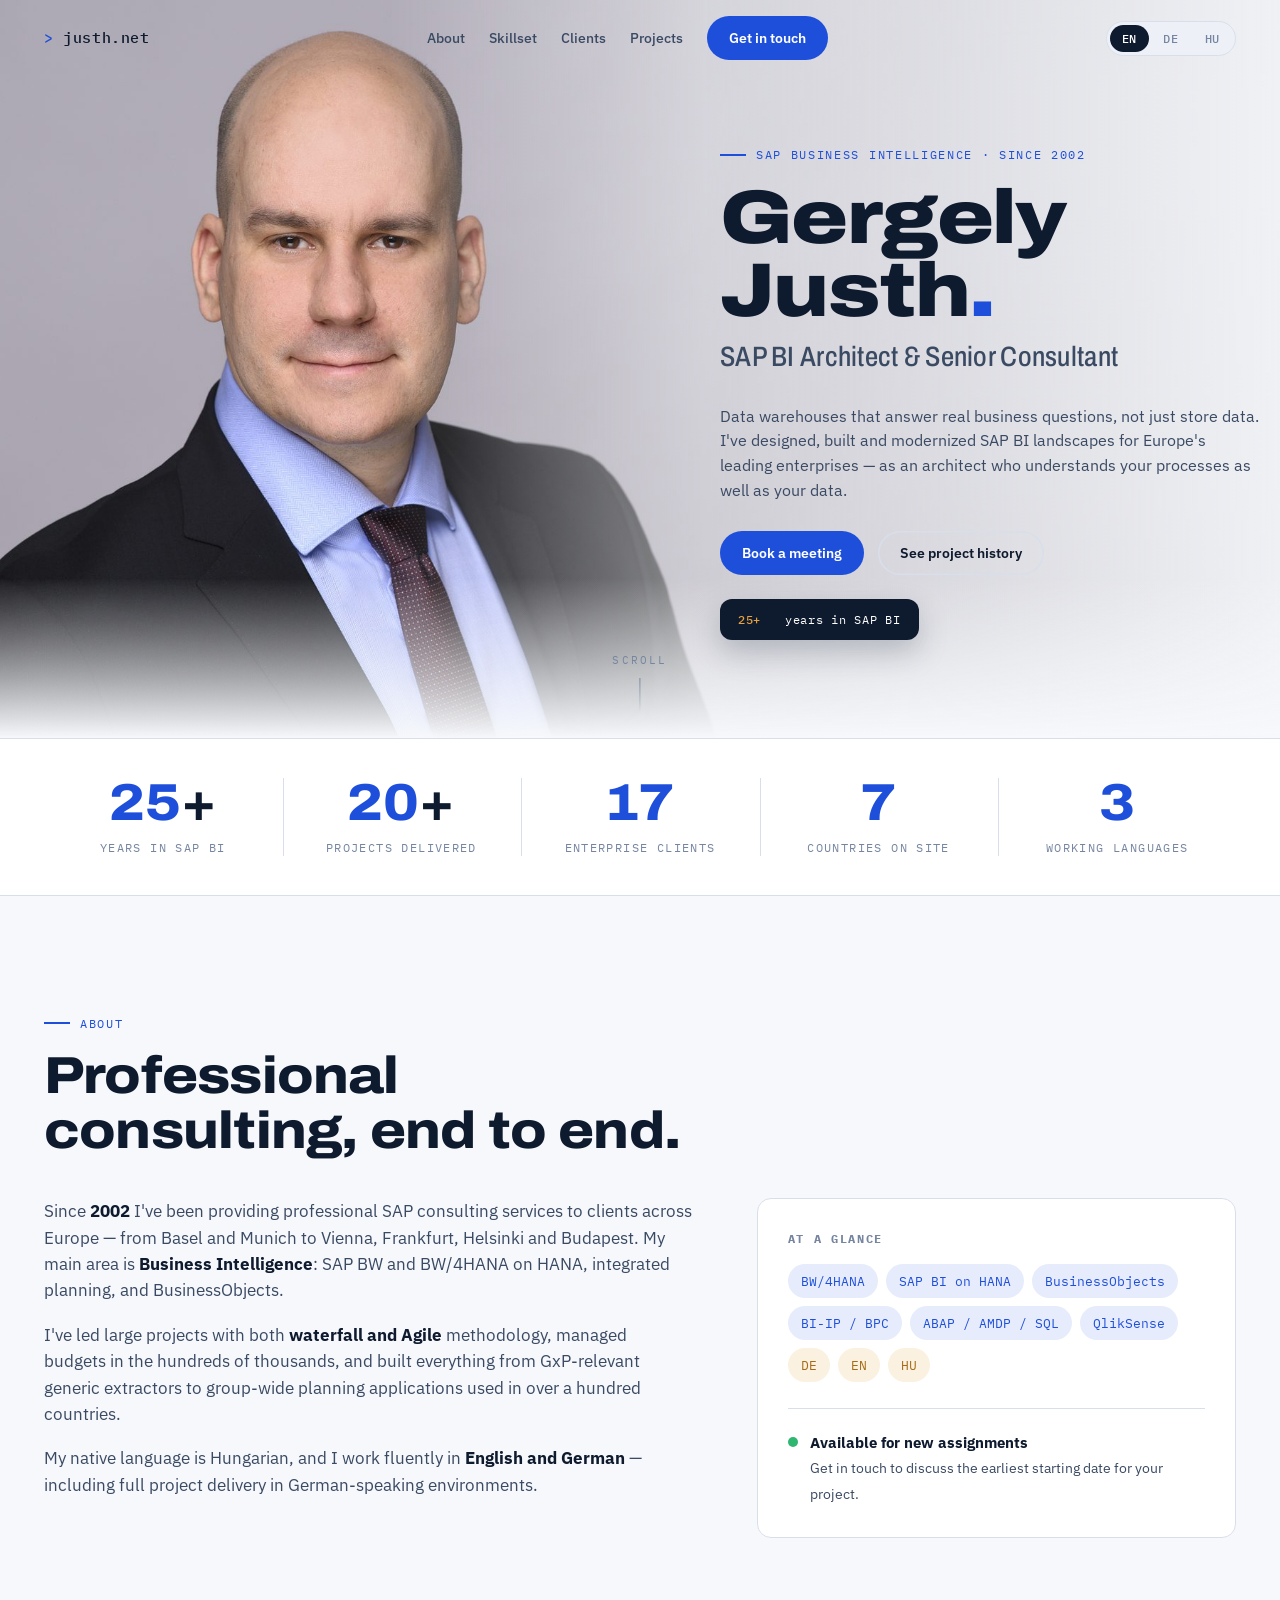
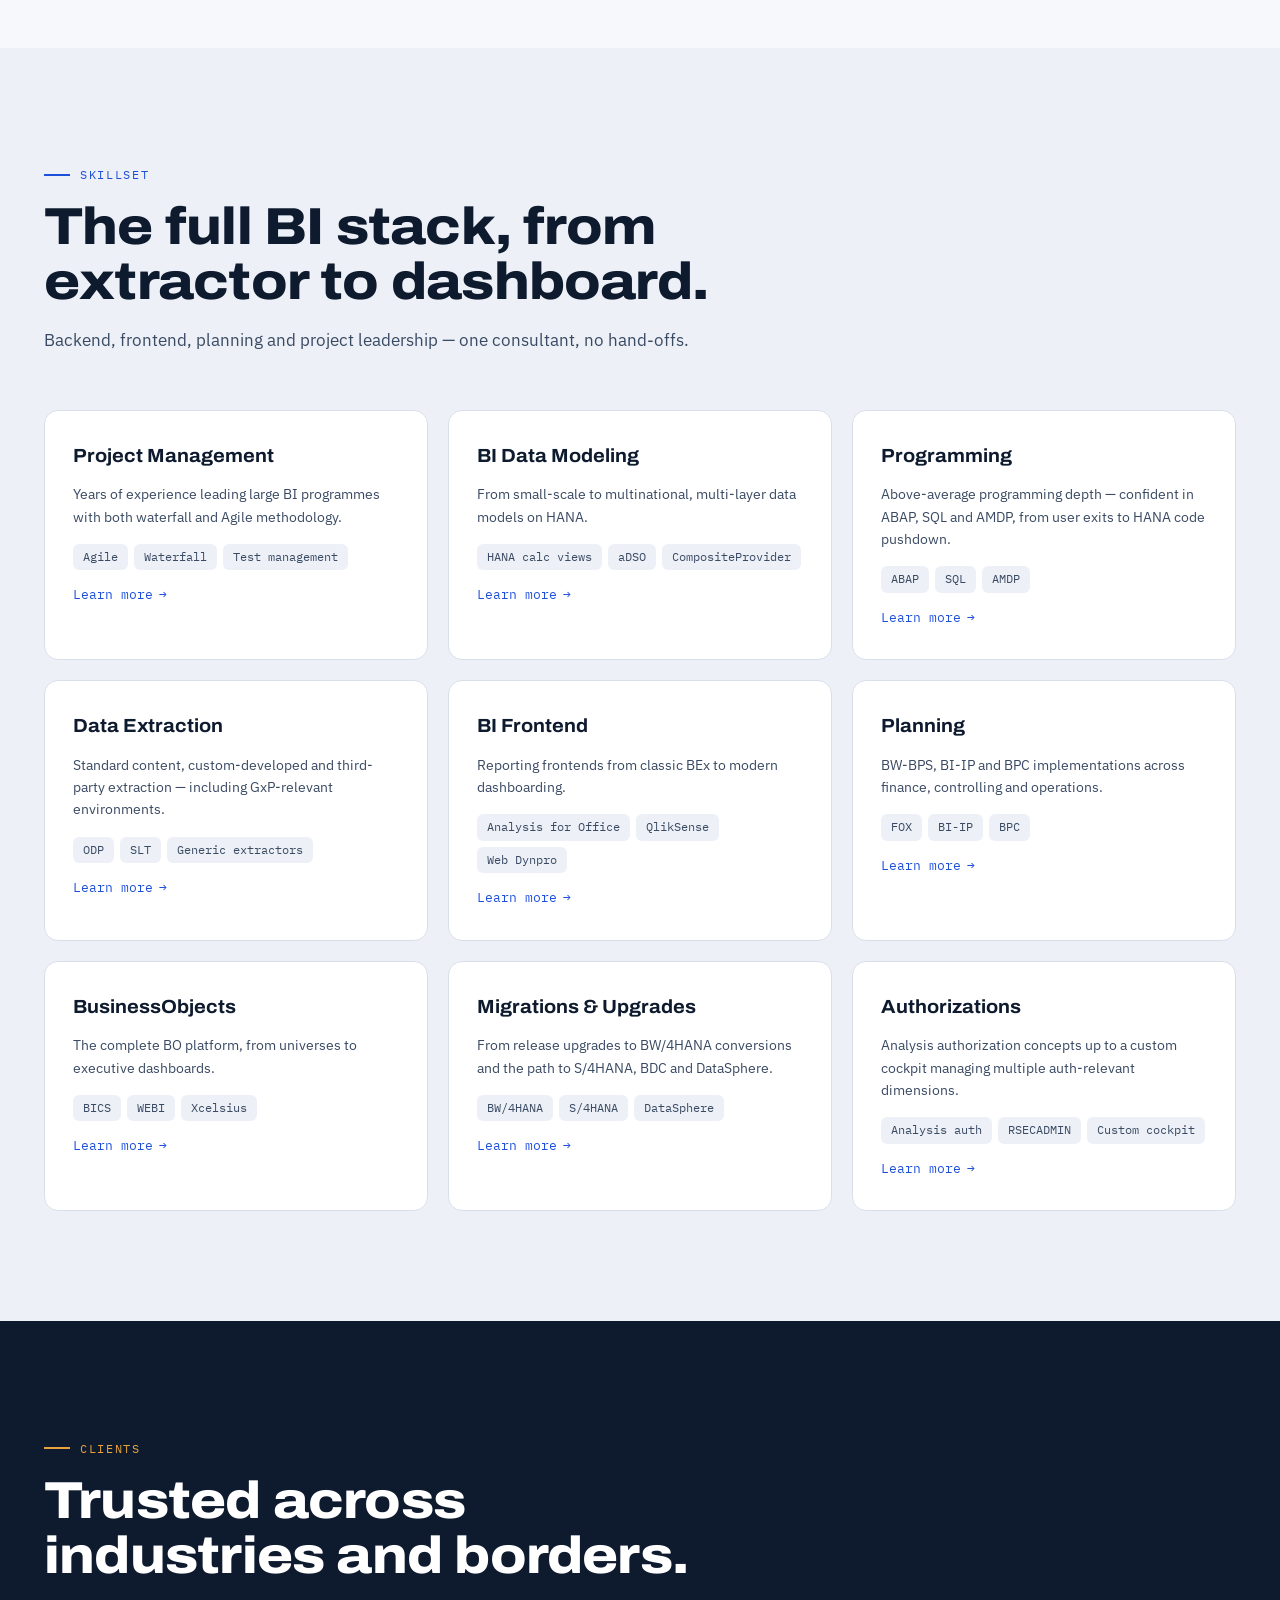
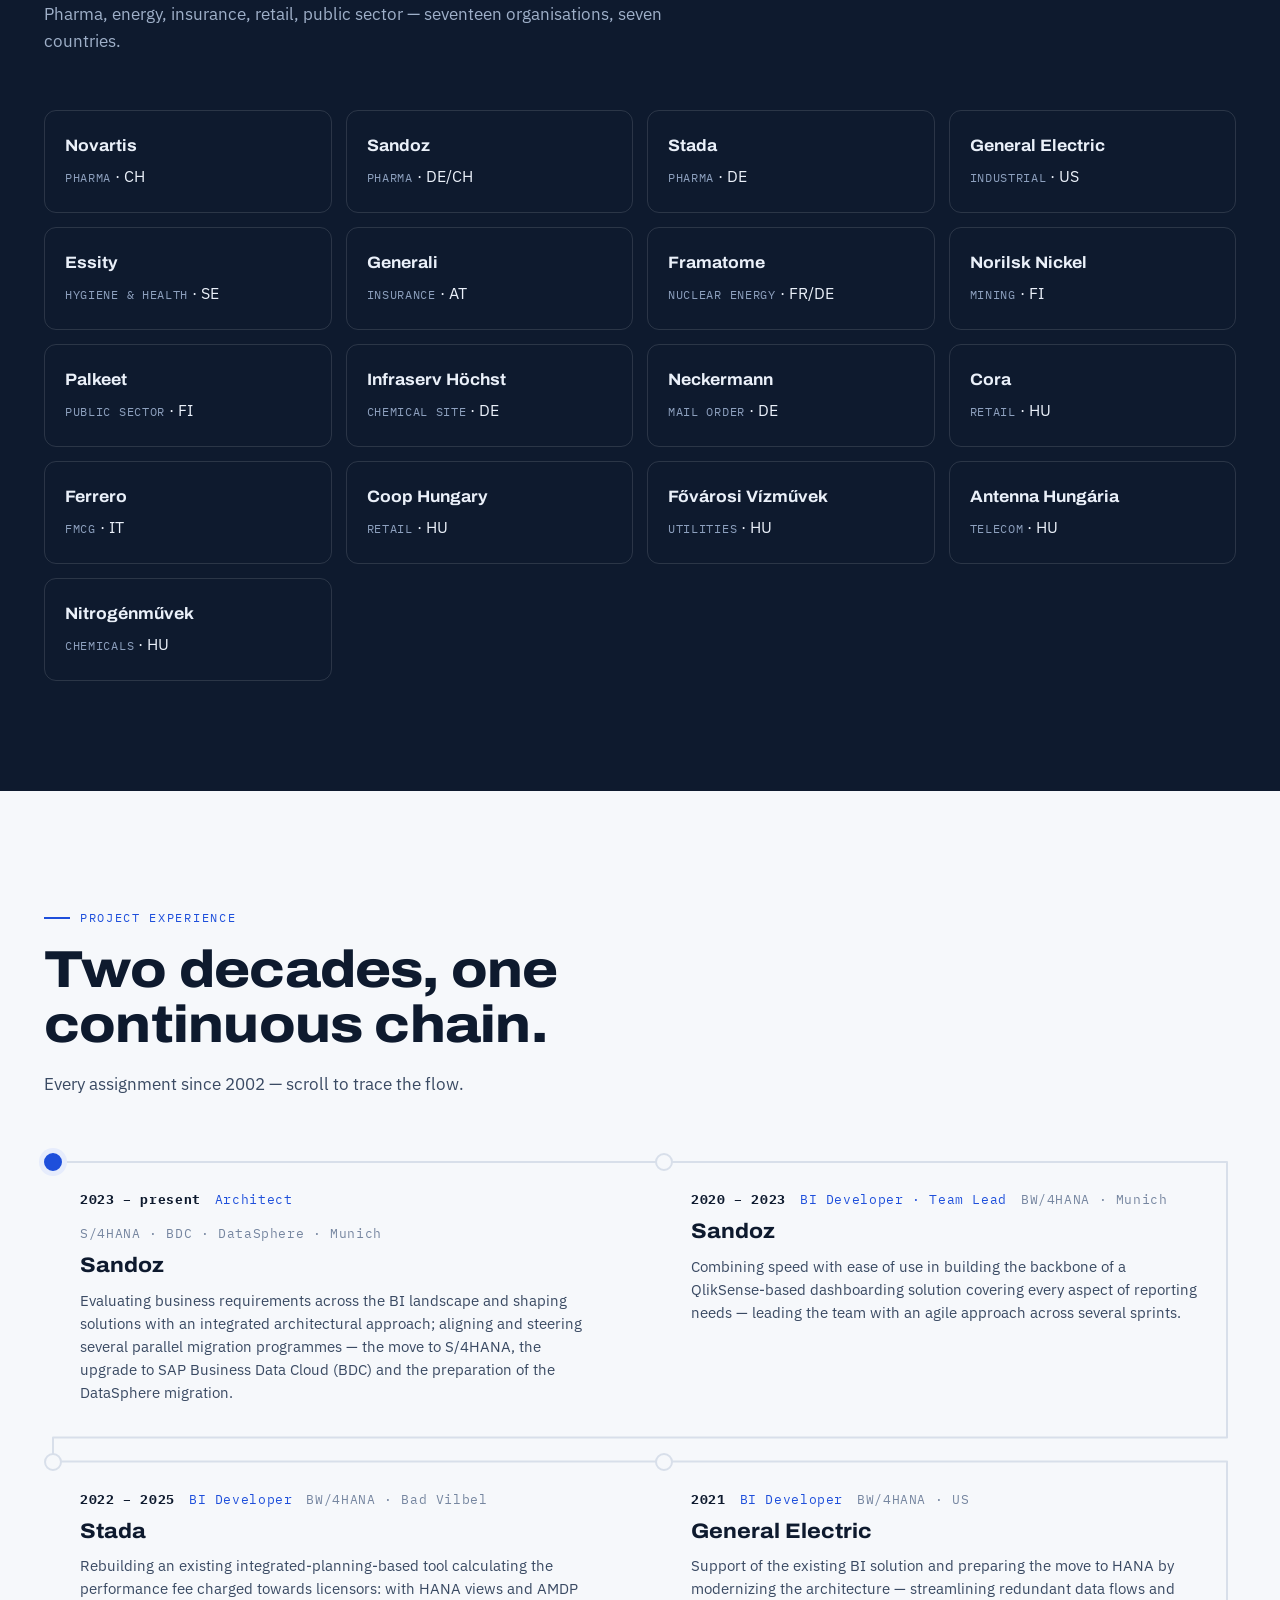
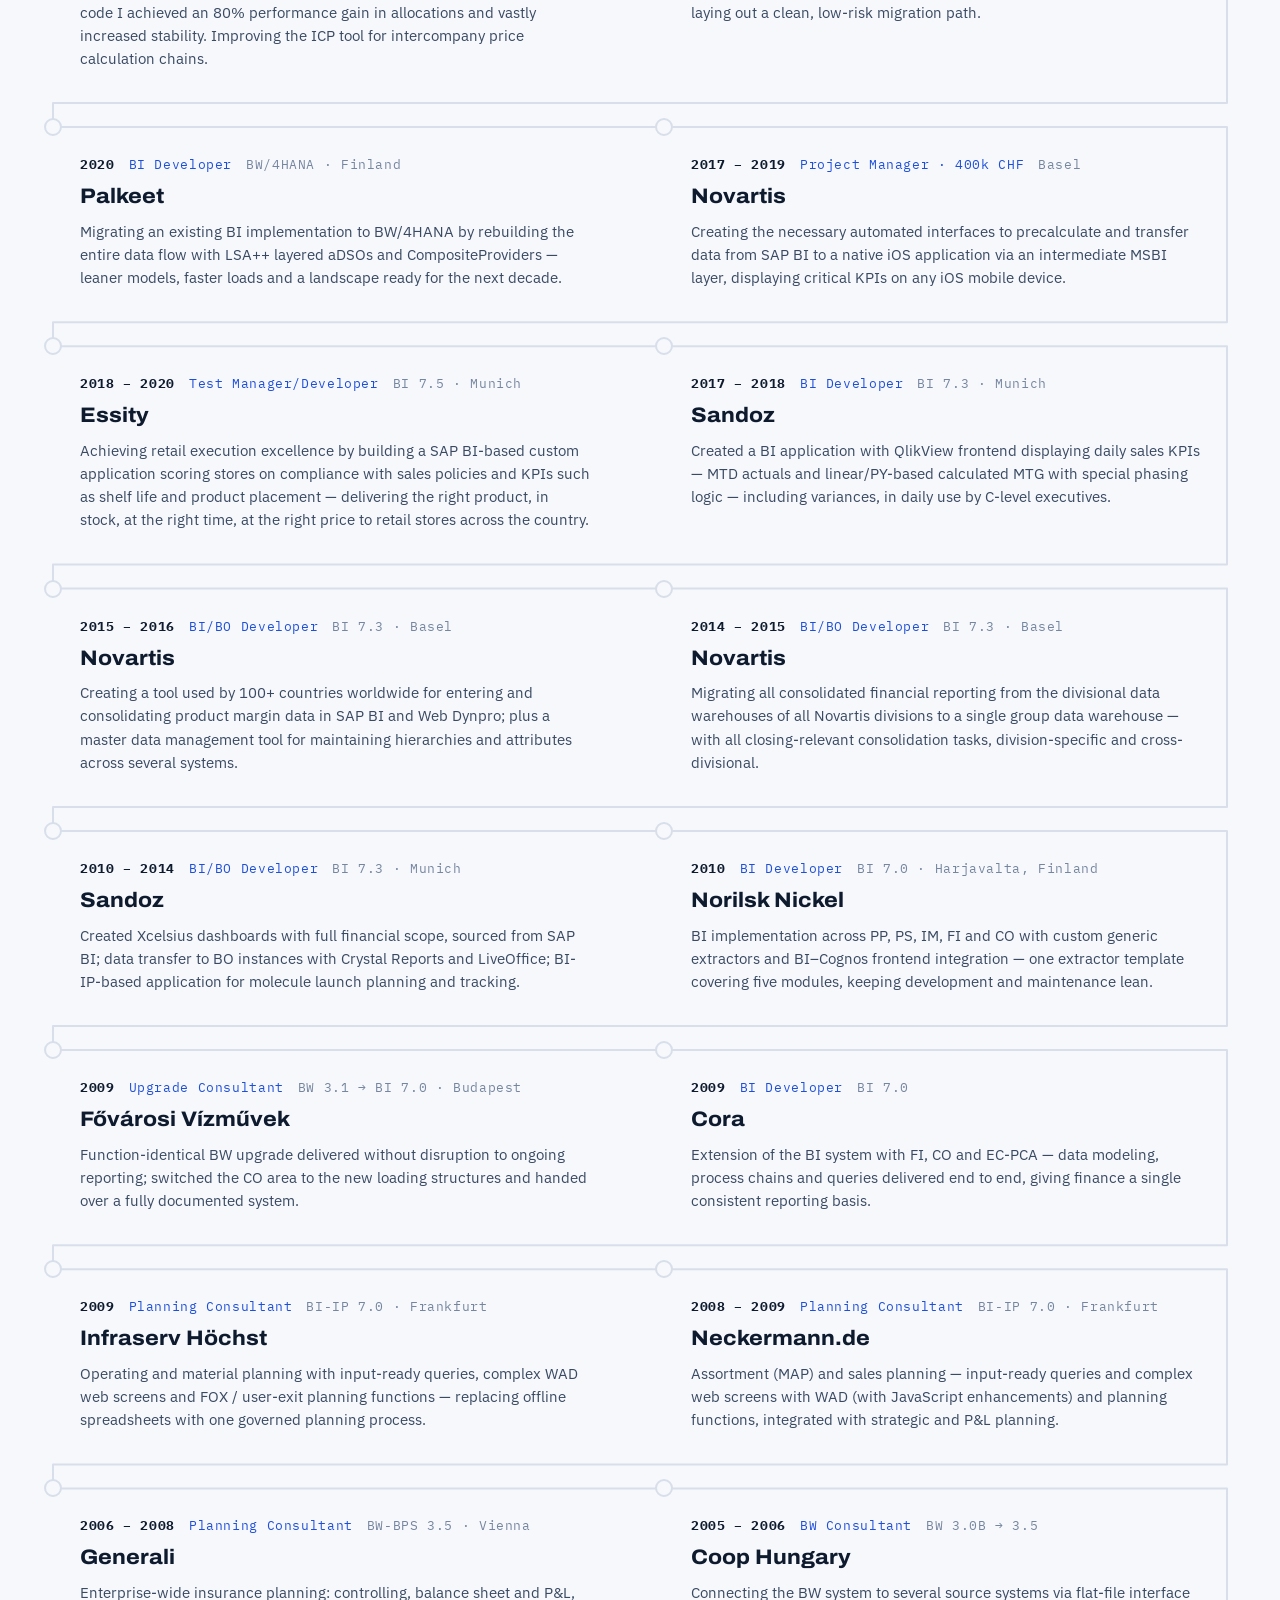
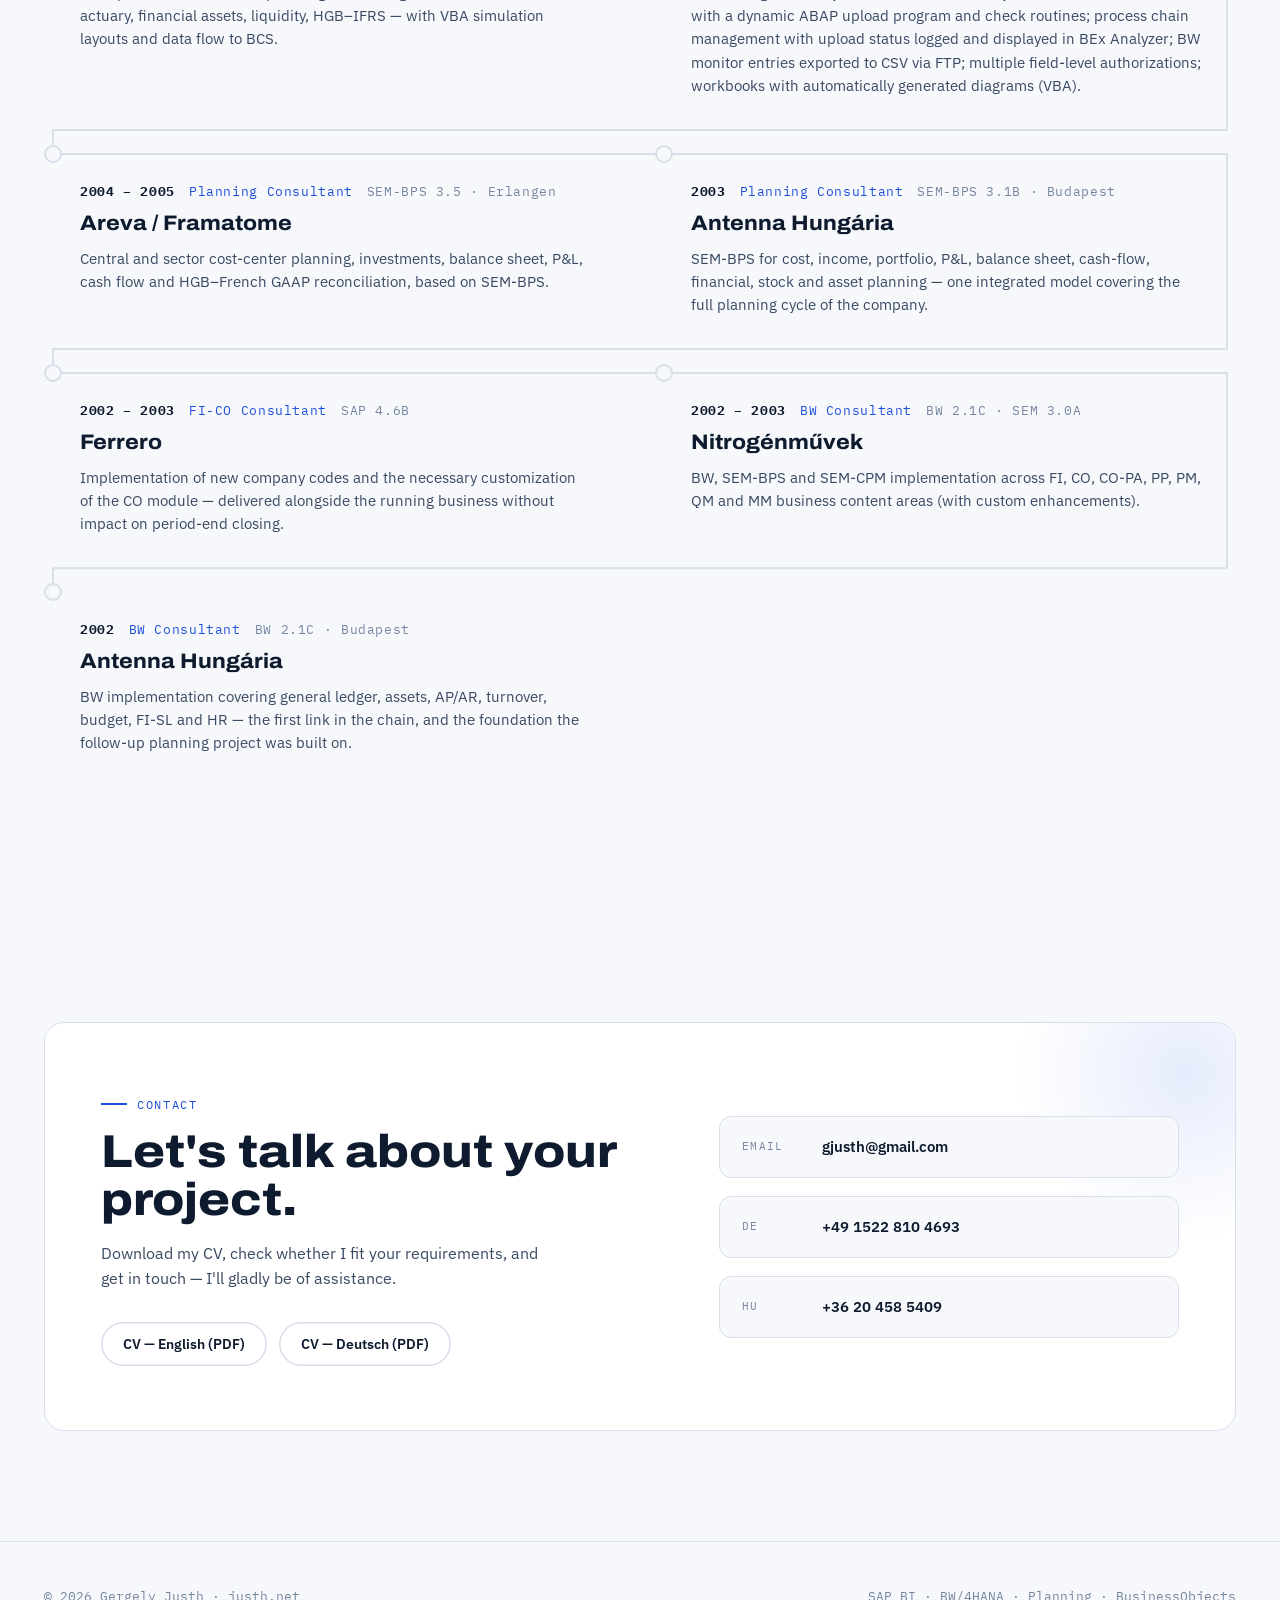
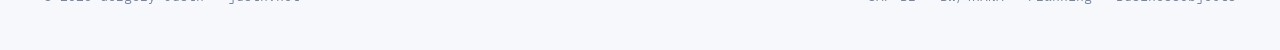
<file: index.html>
<!DOCTYPE html>
<html lang="en">
<head>
<meta charset="UTF-8">
<meta name="viewport" content="width=device-width, initial-scale=1">
<title>Gergely Justh — SAP BI Architect &amp; Senior Consultant</title>
<meta name="description" content="Gergely Justh — SAP BI Architect and Senior Consultant. 25 years of BW, BW/4HANA, planning and reporting expertise across Europe.">
<link rel="preconnect" href="https://fonts.googleapis.com">
<link rel="preconnect" href="https://fonts.gstatic.com" crossorigin>
<link href="https://fonts.googleapis.com/css2?family=Archivo:wdth,wght@62..125,400..900&family=IBM+Plex+Sans:wght@400;500;600&family=IBM+Plex+Mono:wght@400;500&display=swap" rel="stylesheet">
<link rel="stylesheet" href="assets/style.css">
</head>
<body>

<nav id="nav">
  <div class="wrap">
    <a class="logo" href="#top"><b>&gt;</b> justh.net</a>
    <div class="nav-links">
      <a href="#about" data-i18n="nav.about">About</a>
      <a href="#skills" data-i18n="nav.skills">Skillset</a>
      <a href="#clients" data-i18n="nav.clients">Clients</a>
      <a href="#projects" data-i18n="nav.projects">Projects</a>
      <a class="btn" href="mailto:gjusth@gmail.com" data-i18n="nav.cta">Get in touch</a>
    </div>
    <div class="lang-switch" role="group" aria-label="Language">
      <button class="lang-btn active" data-lang="en">EN</button>
      <button class="lang-btn" data-lang="de">DE</button>
      <button class="lang-btn" data-lang="hu">HU</button>
    </div>
  </div>
</nav>

<header class="hero" id="top">
  <img class="hero-bg" src="assets/hero.jpg" alt="Gergely Justh — SAP BI Architect">
  <div class="hero-overlay"></div>
  <div class="hero-fade"></div>
  <div class="wrap hero-inner">
    <div class="hero-text">
      <span class="eyebrow" data-i18n="hero.eyebrow">SAP Business Intelligence · since 2002</span>
      <h1>Gergely<br>Justh<span class="accent">.</span></h1>
      <div class="hero-role" data-i18n="hero.role">SAP BI Architect &amp; Senior Consultant</div>
      <p class="hero-lede" data-i18n="hero.lede">
        Data warehouses that answer real business questions, not just store data.
        I've designed, built and modernized SAP BI landscapes for Europe's leading
        enterprises — as an architect who understands your processes as well as your data.
      </p>
      <div class="hero-ctas">
        <a class="btn" href="mailto:gjusth@gmail.com" data-i18n="hero.cta1">Book a meeting</a>
        <a class="btn ghost" href="#projects" data-i18n="hero.cta2">See project history</a>
      </div>
      <div class="hero-badge"><b>25+</b>&nbsp;<span data-i18n="hero.badge">years in SAP BI</span></div>
    </div>
  </div>
  <div class="scroll-hint">SCROLL</div>
</header>

<div class="stats">
  <div class="wrap">
    <div class="stat reveal"><div class="num"><em data-count="25">0</em>+</div><div class="lbl" data-i18n="stat.years">Years in SAP BI</div></div>
    <div class="stat reveal d1"><div class="num"><em data-count="20">0</em>+</div><div class="lbl" data-i18n="stat.projects">Projects delivered</div></div>
    <div class="stat reveal d1"><div class="num"><em data-count="17">0</em></div><div class="lbl" data-i18n="stat.clients">Enterprise clients</div></div>
    <div class="stat reveal d2"><div class="num"><em data-count="7">0</em></div><div class="lbl" data-i18n="stat.countries">Countries on site</div></div>
    <div class="stat reveal d3"><div class="num"><em data-count="3">0</em></div><div class="lbl" data-i18n="stat.langs">Working languages</div></div>
  </div>
</div>

<section id="about">
  <div class="wrap">
    <div class="sec-head" style="margin-bottom:40px">
      <span class="eyebrow" data-i18n="about.eyebrow">About</span>
      <h2 data-i18n="about.h2">Professional consulting, end to end.</h2>
    </div>
    <div class="about-grid">
    <div class="about-text">
      <p class="reveal" data-i18n="about.p1">
        Since <strong>2002</strong> I've been providing professional SAP consulting services to clients
        across Europe — from Basel and Munich to Vienna, Frankfurt, Helsinki and Budapest.
        My main area is <strong>Business Intelligence</strong>: SAP BW and BW/4HANA on HANA,
        integrated planning, and BusinessObjects.
      </p>
      <p class="reveal d1" data-i18n="about.p2">
        I've led large projects with both <strong>waterfall and Agile</strong> methodology, managed
        budgets in the hundreds of thousands, and built everything from GxP-relevant generic
        extractors to group-wide planning applications used in over a hundred countries.
      </p>
      <p class="reveal d2" data-i18n="about.p3">
        My native language is Hungarian, and I work fluently in <strong>English and German</strong> —
        including full project delivery in German-speaking environments.
      </p>
    </div>
    <aside class="about-card reveal d1">
      <h3 data-i18n="about.glance">At a glance</h3>
      <div class="chips">
        <span class="chip">BW/4HANA</span><span class="chip">SAP BI on HANA</span>
        <span class="chip">BusinessObjects</span><span class="chip">BI-IP / BPC</span>
        <span class="chip">ABAP / AMDP / SQL</span><span class="chip">QlikSense</span>
        <span class="chip warm">DE</span><span class="chip warm">EN</span><span class="chip warm">HU</span>
      </div>
      <div class="avail">
        <div class="pulse"></div>
        <div>
          <b data-i18n="avail.title">Available for new assignments</b>
          <span data-i18n="avail.sub">Get in touch to discuss the earliest starting date for your project.</span>
        </div>
      </div>
    </aside>
    </div>
  </div>
</section>

<section id="skills">
  <div class="wrap">
    <div class="sec-head">
      <span class="eyebrow" data-i18n="skills.eyebrow">Skillset</span>
      <h2 data-i18n="skills.h2">The full BI stack, from extractor to dashboard.</h2>
      <p data-i18n="skills.sub">Backend, frontend, planning and project leadership — one consultant, no hand-offs.</p>
    </div>
    <div class="skill-grid">
      <a class="skill reveal" href="skill-pm.html">
        <h3 data-i18n="skill.pm.t">Project Management</h3>
        <p data-i18n="skill.pm.d">Years of experience leading large BI programmes with both waterfall and Agile methodology.</p>
        <div class="tags"><span>Agile</span><span>Waterfall</span><span>Test management</span></div>
        <span class="more" data-i18n="skill.more">Learn more</span>
      </a>
      <a class="skill reveal d1" href="skill-data-modeling.html">
        <h3 data-i18n="skill.dm.t">BI Data Modeling</h3>
        <p data-i18n="skill.dm.d">From small-scale to multinational, multi-layer data models on HANA.</p>
        <div class="tags"><span>HANA calc views</span><span>aDSO</span><span>CompositeProvider</span></div>
        <span class="more" data-i18n="skill.more">Learn more</span>
      </a>
      <a class="skill reveal d2" href="skill-programming.html">
        <h3 data-i18n="skill.prog.t">Programming</h3>
        <p data-i18n="skill.prog.d">Above-average programming depth — confident in ABAP, SQL and AMDP, from user exits to HANA code pushdown.</p>
        <div class="tags"><span>ABAP</span><span>SQL</span><span>AMDP</span></div>
        <span class="more" data-i18n="skill.more">Learn more</span>
      </a>
      <a class="skill reveal" href="skill-extraction.html">
        <h3 data-i18n="skill.ex.t">Data Extraction</h3>
        <p data-i18n="skill.ex.d">Standard content, custom-developed and third-party extraction — including GxP-relevant environments.</p>
        <div class="tags"><span>ODP</span><span>SLT</span><span>Generic extractors</span></div>
        <span class="more" data-i18n="skill.more">Learn more</span>
      </a>
      <a class="skill reveal" href="skill-frontend.html">
        <h3 data-i18n="skill.fe.t">BI Frontend</h3>
        <p data-i18n="skill.fe.d">Reporting frontends from classic BEx to modern dashboarding.</p>
        <div class="tags"><span>Analysis for Office</span><span>QlikSense</span><span>Web Dynpro</span></div>
        <span class="more" data-i18n="skill.more">Learn more</span>
      </a>
      <a class="skill reveal d1" href="skill-planning.html">
        <h3 data-i18n="skill.pl.t">Planning</h3>
        <p data-i18n="skill.pl.d">BW-BPS, BI-IP and BPC implementations across finance, controlling and operations.</p>
        <div class="tags"><span>FOX</span><span>BI-IP</span><span>BPC</span></div>
        <span class="more" data-i18n="skill.more">Learn more</span>
      </a>
      <a class="skill reveal d2" href="skill-bo.html">
        <h3 data-i18n="skill.bo.t">BusinessObjects</h3>
        <p data-i18n="skill.bo.d">The complete BO platform, from universes to executive dashboards.</p>
        <div class="tags"><span>BICS</span><span>WEBI</span><span>Xcelsius</span></div>
        <span class="more" data-i18n="skill.more">Learn more</span>
      </a>
      <a class="skill reveal" href="skill-migrations.html">
        <h3 data-i18n="skill.mig.t">Migrations &amp; Upgrades</h3>
        <p data-i18n="skill.mig.d">From release upgrades to BW/4HANA conversions and the path to S/4HANA, BDC and DataSphere.</p>
        <div class="tags"><span>BW/4HANA</span><span>S/4HANA</span><span>DataSphere</span></div>
        <span class="more" data-i18n="skill.more">Learn more</span>
      </a>
      <a class="skill reveal d1" href="skill-authorizations.html">
        <h3 data-i18n="skill.auth.t">Authorizations</h3>
        <p data-i18n="skill.auth.d">Analysis authorization concepts up to a custom cockpit managing multiple auth-relevant dimensions.</p>
        <div class="tags"><span>Analysis auth</span><span>RSECADMIN</span><span>Custom cockpit</span></div>
        <span class="more" data-i18n="skill.more">Learn more</span>
      </a>
    </div>
  </div>
</section>

<section id="clients">
  <div class="wrap">
    <div class="sec-head">
      <span class="eyebrow" data-i18n="clients.eyebrow">Clients</span>
      <h2 style="color:#fff" data-i18n="clients.h2">Trusted across industries and borders.</h2>
      <p data-i18n="clients.sub">Pharma, energy, insurance, retail, public sector — seventeen organisations, seven countries.</p>
    </div>
    <div class="client-grid">
      <div class="client reveal"><b>Novartis</b><span data-i18n="c.pharma">Pharma</span> · CH</div>
      <div class="client reveal"><b>Sandoz</b><span data-i18n="c.pharma">Pharma</span> · DE/CH</div>
      <div class="client reveal"><b>Stada</b><span data-i18n="c.pharma">Pharma</span> · DE</div>
      <div class="client reveal"><b>General Electric</b><span data-i18n="c.industrial">Industrial</span> · US</div>
      <div class="client reveal d1"><b>Essity</b><span data-i18n="c.hygiene">Hygiene &amp; Health</span> · SE</div>
      <div class="client reveal d1"><b>Generali</b><span data-i18n="c.insurance">Insurance</span> · AT</div>
      <div class="client reveal d1"><b>Framatome</b><span data-i18n="c.nuclear">Nuclear energy</span> · FR/DE</div>
      <div class="client reveal d1"><b>Norilsk Nickel</b><span data-i18n="c.mining">Mining</span> · FI</div>
      <div class="client reveal d2"><b>Palkeet</b><span data-i18n="c.public">Public sector</span> · FI</div>
      <div class="client reveal d2"><b>Infraserv Höchst</b><span data-i18n="c.chemsite">Chemical site</span> · DE</div>
      <div class="client reveal d2"><b>Neckermann</b><span data-i18n="c.mailorder">Mail order</span> · DE</div>
      <div class="client reveal d2"><b>Cora</b><span data-i18n="c.retail">Retail</span> · HU</div>
      <div class="client reveal d3"><b>Ferrero</b><span data-i18n="c.fmcg">FMCG</span> · IT</div>
      <div class="client reveal d3"><b>Coop Hungary</b><span data-i18n="c.retail">Retail</span> · HU</div>
      <div class="client reveal d3"><b>Fővárosi Vízművek</b><span data-i18n="c.utilities">Utilities</span> · HU</div>
      <div class="client reveal d3"><b>Antenna Hungária</b><span data-i18n="c.telecom">Telecom</span> · HU</div>
      <div class="client reveal d3"><b>Nitrogénművek</b><span data-i18n="c.chemicals">Chemicals</span> · HU</div>
    </div>
  </div>
</section>

<section id="projects">
  <div class="wrap">
    <div class="sec-head">
      <span class="eyebrow" data-i18n="projects.eyebrow">Project experience</span>
      <h2 data-i18n="projects.h2">Two decades, one continuous chain.</h2>
      <p data-i18n="projects.sub">Every assignment since 2002 — scroll to trace the flow.</p>
    </div>
    <div class="timeline" id="timeline">
      <div class="tl-rail"></div>
      <div class="tl-rail-fill" id="railFill"></div>
      <div class="tl-item"><div class="tl-node"></div>
        <div class="tl-meta"><span data-i18n="p0.date">2023 – present</span><span class="role" data-i18n="role.architect">Architect</span><span>S/4HANA · BDC · DataSphere · Munich</span></div>
        <h3>Sandoz</h3><p data-i18n="p0">Evaluating business requirements across the BI landscape and shaping solutions with an integrated architectural approach; aligning and steering several parallel migration programmes — the move to S/4HANA, the upgrade to SAP Business Data Cloud (BDC) and the preparation of the DataSphere migration.</p>
      </div>
      <div class="tl-item"><div class="tl-node"></div>
        <div class="tl-meta"><span>2020 – 2023</span><span class="role" data-i18n="role.teamlead">BI Developer · Team Lead</span><span>BW/4HANA · Munich</span></div>
        <h3>Sandoz</h3><p data-i18n="p1">Combining speed with ease of use in building the backbone of a QlikSense-based dashboarding solution covering every aspect of reporting needs — leading the team with an agile approach across several sprints.</p>
      </div>
      <div class="tl-item"><div class="tl-node"></div>
        <div class="tl-meta"><span>2022 – 2025</span><span class="role" data-i18n="role.bidev">BI Developer</span><span>BW/4HANA · Bad Vilbel</span></div>
        <h3>Stada</h3><p data-i18n="p2">Rebuilding an existing integrated-planning-based tool calculating the performance fee charged towards licensors: with HANA views and AMDP code I achieved an 80% performance gain in allocations and vastly increased stability. Improving the ICP tool for intercompany price calculation chains.</p>
      </div>
      <div class="tl-item"><div class="tl-node"></div>
        <div class="tl-meta"><span>2021</span><span class="role" data-i18n="role.bidev">BI Developer</span><span>BW/4HANA · US</span></div>
        <h3>General Electric</h3><p data-i18n="p3">Support of the existing BI solution and preparing the move to HANA by modernizing the architecture — streamlining redundant data flows and laying out a clean, low-risk migration path.</p>
      </div>
      <div class="tl-item"><div class="tl-node"></div>
        <div class="tl-meta"><span>2020</span><span class="role" data-i18n="role.bidev">BI Developer</span><span>BW/4HANA · Finland</span></div>
        <h3>Palkeet</h3><p data-i18n="p4">Migrating an existing BI implementation to BW/4HANA by rebuilding the entire data flow with LSA++ layered aDSOs and CompositeProviders — leaner models, faster loads and a landscape ready for the next decade.</p>
      </div>
      <div class="tl-item"><div class="tl-node"></div>
        <div class="tl-meta"><span>2017 – 2019</span><span class="role" data-i18n="role.pm">Project Manager · 400k CHF</span><span>Basel</span></div>
        <h3>Novartis</h3><p data-i18n="p5">Creating the necessary automated interfaces to precalculate and transfer data from SAP BI to a native iOS application via an intermediate MSBI layer, displaying critical KPIs on any iOS mobile device.</p>
      </div>
      <div class="tl-item"><div class="tl-node"></div>
        <div class="tl-meta"><span>2018 – 2020</span><span class="role" data-i18n="role.testmgr">Test Manager/Developer</span><span>BI 7.5 · Munich</span></div>
        <h3>Essity</h3><p data-i18n="p6">Achieving retail execution excellence by building a SAP BI-based custom application scoring stores on compliance with sales policies and KPIs such as shelf life and product placement — delivering the right product, in stock, at the right time, at the right price to retail stores across the country.</p>
      </div>
      <div class="tl-item"><div class="tl-node"></div>
        <div class="tl-meta"><span>2017 – 2018</span><span class="role" data-i18n="role.bidev">BI Developer</span><span>BI 7.3 · Munich</span></div>
        <h3>Sandoz</h3><p data-i18n="p7">Created a BI application with QlikView frontend displaying daily sales KPIs — MTD actuals and linear/PY-based calculated MTG with special phasing logic — including variances, in daily use by C-level executives.</p>
      </div>
      <div class="tl-item"><div class="tl-node"></div>
        <div class="tl-meta"><span>2015 – 2016</span><span class="role" data-i18n="role.bibodev">BI/BO Developer</span><span>BI 7.3 · Basel</span></div>
        <h3>Novartis</h3><p data-i18n="p8">Creating a tool used by 100+ countries worldwide for entering and consolidating product margin data in SAP BI and Web Dynpro; plus a master data management tool for maintaining hierarchies and attributes across several systems.</p>
      </div>
      <div class="tl-item"><div class="tl-node"></div>
        <div class="tl-meta"><span>2014 – 2015</span><span class="role" data-i18n="role.bibodev">BI/BO Developer</span><span>BI 7.3 · Basel</span></div>
        <h3>Novartis</h3><p data-i18n="p9">Migrating all consolidated financial reporting from the divisional data warehouses of all Novartis divisions to a single group data warehouse — with all closing-relevant consolidation tasks, division-specific and cross-divisional.</p>
      </div>
      <div class="tl-item"><div class="tl-node"></div>
        <div class="tl-meta"><span>2010 – 2014</span><span class="role" data-i18n="role.bibodev">BI/BO Developer</span><span>BI 7.3 · Munich</span></div>
        <h3>Sandoz</h3><p data-i18n="p10">Created Xcelsius dashboards with full financial scope, sourced from SAP BI; data transfer to BO instances with Crystal Reports and LiveOffice; BI-IP-based application for molecule launch planning and tracking.</p>
      </div>
      <div class="tl-item"><div class="tl-node"></div>
        <div class="tl-meta"><span>2010</span><span class="role" data-i18n="role.bidev">BI Developer</span><span>BI 7.0 · Harjavalta, Finland</span></div>
        <h3>Norilsk Nickel</h3><p data-i18n="p11">BI implementation across PP, PS, IM, FI and CO with custom generic extractors and BI–Cognos frontend integration — one extractor template covering five modules, keeping development and maintenance lean.</p>
      </div>
      <div class="tl-item"><div class="tl-node"></div>
        <div class="tl-meta"><span>2009</span><span class="role" data-i18n="role.upgrade">Upgrade Consultant</span><span>BW 3.1 → BI 7.0 · Budapest</span></div>
        <h3>Fővárosi Vízművek</h3><p data-i18n="p12">Function-identical BW upgrade delivered without disruption to ongoing reporting; switched the CO area to the new loading structures and handed over a fully documented system.</p>
      </div>
      <div class="tl-item"><div class="tl-node"></div>
        <div class="tl-meta"><span>2009</span><span class="role" data-i18n="role.bidev">BI Developer</span><span>BI 7.0</span></div>
        <h3>Cora</h3><p data-i18n="p13">Extension of the BI system with FI, CO and EC-PCA — data modeling, process chains and queries delivered end to end, giving finance a single consistent reporting basis.</p>
      </div>
      <div class="tl-item"><div class="tl-node"></div>
        <div class="tl-meta"><span>2009</span><span class="role" data-i18n="role.plancons">Planning Consultant</span><span>BI-IP 7.0 · Frankfurt</span></div>
        <h3>Infraserv Höchst</h3><p data-i18n="p14">Operating and material planning with input-ready queries, complex WAD web screens and FOX / user-exit planning functions — replacing offline spreadsheets with one governed planning process.</p>
      </div>
      <div class="tl-item"><div class="tl-node"></div>
        <div class="tl-meta"><span>2008 – 2009</span><span class="role" data-i18n="role.plancons">Planning Consultant</span><span>BI-IP 7.0 · Frankfurt</span></div>
        <h3>Neckermann.de</h3><p data-i18n="p15">Assortment (MAP) and sales planning — input-ready queries and complex web screens with WAD (with JavaScript enhancements) and planning functions, integrated with strategic and P&amp;L planning.</p>
      </div>
      <div class="tl-item"><div class="tl-node"></div>
        <div class="tl-meta"><span>2006 – 2008</span><span class="role" data-i18n="role.plancons">Planning Consultant</span><span>BW-BPS 3.5 · Vienna</span></div>
        <h3>Generali</h3><p data-i18n="p16">Enterprise-wide insurance planning: controlling, balance sheet and P&amp;L, actuary, financial assets, liquidity, HGB–IFRS — with VBA simulation layouts and data flow to BCS.</p>
      </div>
      <div class="tl-item"><div class="tl-node"></div>
        <div class="tl-meta"><span>2005 – 2006</span><span class="role" data-i18n="role.bwcons">BW Consultant</span><span>BW 3.0B → 3.5</span></div>
        <h3>Coop Hungary</h3><p data-i18n="p17">Connecting the BW system to several source systems via flat-file interface with a dynamic ABAP upload program and check routines; process chain management with upload status logged and displayed in BEx Analyzer; BW monitor entries exported to CSV via FTP; multiple field-level authorizations; workbooks with automatically generated diagrams (VBA).</p>
      </div>
      <div class="tl-item"><div class="tl-node"></div>
        <div class="tl-meta"><span>2004 – 2005</span><span class="role" data-i18n="role.plancons">Planning Consultant</span><span>SEM-BPS 3.5 · Erlangen</span></div>
        <h3>Areva / Framatome</h3><p data-i18n="p18">Central and sector cost-center planning, investments, balance sheet, P&amp;L, cash flow and HGB–French GAAP reconciliation, based on SEM-BPS.</p>
      </div>
      <div class="tl-item"><div class="tl-node"></div>
        <div class="tl-meta"><span>2003</span><span class="role" data-i18n="role.plancons">Planning Consultant</span><span>SEM-BPS 3.1B · Budapest</span></div>
        <h3>Antenna Hungária</h3><p data-i18n="p19">SEM-BPS for cost, income, portfolio, P&amp;L, balance sheet, cash-flow, financial, stock and asset planning — one integrated model covering the full planning cycle of the company.</p>
      </div>
      <div class="tl-item"><div class="tl-node"></div>
        <div class="tl-meta"><span>2002 – 2003</span><span class="role" data-i18n="role.fico">FI-CO Consultant</span><span>SAP 4.6B</span></div>
        <h3>Ferrero</h3><p data-i18n="p20">Implementation of new company codes and the necessary customization of the CO module — delivered alongside the running business without impact on period-end closing.</p>
      </div>
      <div class="tl-item"><div class="tl-node"></div>
        <div class="tl-meta"><span>2002 – 2003</span><span class="role" data-i18n="role.bwcons">BW Consultant</span><span>BW 2.1C · SEM 3.0A</span></div>
        <h3>Nitrogénművek</h3><p data-i18n="p21">BW, SEM-BPS and SEM-CPM implementation across FI, CO, CO-PA, PP, PM, QM and MM business content areas (with custom enhancements).</p>
      </div>
      <div class="tl-item"><div class="tl-node"></div>
        <div class="tl-meta"><span>2002</span><span class="role" data-i18n="role.bwcons">BW Consultant</span><span>BW 2.1C · Budapest</span></div>
        <h3>Antenna Hungária</h3><p data-i18n="p22">BW implementation covering general ledger, assets, AP/AR, turnover, budget, FI-SL and HR — the first link in the chain, and the foundation the follow-up planning project was built on.</p>
      </div>

    </div>
  </div>
</section>

<section id="contact">
  <div class="wrap">
    <div class="contact-card reveal">
      <div>
        <span class="eyebrow" data-i18n="contact.eyebrow">Contact</span>
        <h2 data-i18n="contact.h2">Let's talk about your project.</h2>
        <p data-i18n="contact.p">Download my CV, check whether I fit your requirements, and get in touch — I'll gladly be of assistance.</p>
        <div class="cv-row">
          <a class="btn ghost" href="Gergely_Justh_CV_EN_2026.pdf" download data-i18n="cv.en">CV — English (PDF)</a>
          <a class="btn ghost" href="Gergely_Justh_CV_DE_2026.pdf" download data-i18n="cv.de">CV — Deutsch (PDF)</a>
        </div>
      </div>
      <div class="contact-list">
        <a class="contact-line" href="mailto:gjusth@gmail.com">
          <span class="k">Email</span><span class="v">gjusth@gmail.com</span>
        </a>
        <a class="contact-line" href="tel:+4915228104693">
          <span class="k">DE</span><span class="v">+49 1522 810 4693</span>
        </a>
        <a class="contact-line" href="tel:+36204585409">
          <span class="k">HU</span><span class="v">+36 20 458 5409</span>
        </a>
      </div>
    </div>
  </div>
</section>

<footer>
  <div class="wrap">
    <span>© <span id="year"></span> Gergely Justh · justh.net</span>
    <span>SAP BI · BW/4HANA · Planning · BusinessObjects</span>
  </div>
</footer>

<script>
window.I18N = {
en:{}, /* English lives in the markup itself; keys below override for DE/HU */
de:{
  "nav.about":"Über mich","nav.skills":"Kompetenzen","nav.projects":"Projekte","nav.clients":"Referenzen","nav.cta":"Kontakt aufnehmen",
  "hero.eyebrow":"SAP Business Intelligence · seit 2002",
  "hero.role":"SAP-BI-Architekt &amp; Senior Consultant",
  "hero.lede":"Data Warehouses, die echte Geschäftsfragen beantworten – nicht nur Daten speichern. Ich habe SAP-BI-Landschaften für führende europäische Unternehmen konzipiert, aufgebaut und modernisiert – als Architekt, der Ihre Prozesse genauso gut versteht wie Ihre Daten.",
  "hero.cta1":"Termin vereinbaren","hero.cta2":"Projekthistorie ansehen","hero.badge":"Jahre SAP BI",
  "stat.years":"Jahre SAP BI","stat.projects":"Gelieferte Projekte","stat.clients":"Großkunden","stat.countries":"Länder vor Ort","stat.langs":"Arbeitssprachen",
  "about.eyebrow":"Über mich","about.h2":"Professionelle Beratung, von Anfang bis Ende.",
  "about.p1":"Seit <strong>2002</strong> berate ich Kunden in ganz Europa – von Basel und München über Wien und Frankfurt bis Helsinki und Budapest. Mein Schwerpunkt ist <strong>Business Intelligence</strong>: SAP BW und BW/4HANA auf HANA, integrierte Planung und BusinessObjects.",
  "about.p2":"Ich habe große Projekte sowohl nach <strong>Wasserfall- als auch nach agiler</strong> Methodik geleitet, Budgets im sechsstelligen Bereich verantwortet und alles gebaut – von GxP-relevanten generischen Extraktoren bis zu konzernweiten Planungsanwendungen, die in über hundert Ländern im Einsatz sind.",
  "about.p3":"Meine Muttersprache ist Ungarisch, ich arbeite fließend auf <strong>Englisch und Deutsch</strong> – einschließlich vollständiger Projektabwicklung im deutschsprachigen Umfeld.",
  "about.glance":"Auf einen Blick",
  "avail.title":"Verfügbar für neue Projekte","avail.sub":"Kontaktieren Sie mich, um den frühestmöglichen Starttermin für Ihr Projekt zu besprechen.",
  "skills.eyebrow":"Kompetenzen","skills.h2":"Der komplette BI-Stack, vom Extraktor bis zum Dashboard.",
  "skills.sub":"Backend, Frontend, Planung und Projektleitung – ein Berater, keine Übergabeverluste.",
  "skill.more":"Mehr erfahren",
  "skill.pm.t":"Projektleitung","skill.pm.d":"Langjährige Erfahrung in der Leitung großer BI-Programme nach Wasserfall- und agiler Methodik.",
  "skill.dm.t":"BI-Datenmodellierung","skill.dm.d":"Von kleinen Lösungen bis zu multinationalen, mehrschichtigen Datenmodellen auf HANA.",
  "skill.prog.t":"Programmierung","skill.prog.d":"Überdurchschnittliche Programmiertiefe – sicher in ABAP, SQL und AMDP, von User Exits bis zum HANA Code Pushdown.",
  "skill.ex.t":"Datenextraktion","skill.ex.d":"Standard-Content, Eigenentwicklungen und Drittanbieter-Extraktion – auch im GxP-relevanten Umfeld.",
  "skill.fe.t":"BI-Frontend","skill.fe.d":"Reporting-Frontends vom klassischen BEx bis zum modernen Dashboarding.",
  "skill.pl.t":"Planung","skill.pl.d":"BW-BPS-, BI-IP- und BPC-Implementierungen in Finanzen, Controlling und Operations.",
  "skill.bo.t":"BusinessObjects","skill.bo.d":"Die komplette BO-Plattform, vom Universe bis zum Management-Dashboard.",
  "skill.mig.t":"Migrationen &amp; Upgrades","skill.mig.d":"Von Release-Upgrades über BW/4HANA-Konvertierungen bis zum Weg nach S/4HANA, BDC und DataSphere.",
  "skill.auth.t":"Berechtigungen","skill.auth.d":"Analyseberechtigungskonzepte bis hin zu einem eigenen Cockpit für mehrere berechtigungsrelevante Dimensionen.",
  "projects.eyebrow":"Projekterfahrung","projects.h2":"Zwei Jahrzehnte, eine durchgehende Kette.",
  "projects.sub":"Alle Einsätze seit 2002 – scrollen Sie entlang des Datenflusses.",
  "p0.date":"2023 – heute","role.architect":"Architekt","role.fico":"FI-CO-Berater",
  "role.bidev":"BI-Entwickler","role.teamlead":"BI-Entwickler · Teamleiter","role.pm":"Projektleiter · 400k CHF",
  "role.testmgr":"Testmanager/Entwickler","role.bibodev":"BI/BO-Entwickler","role.upgrade":"Upgrade-Berater",
  "role.plancons":"Planungsberater","role.bwcons":"BW-Berater",
  "p0":"Bewertung der fachlichen Anforderungen über die gesamte BI-Landschaft und Gestaltung von Lösungen mit einem integrierten Architekturansatz; Abstimmung und Steuerung mehrerer paralleler Migrationsprojekte – der Umstieg auf S/4HANA, das Upgrade auf SAP Business Data Cloud (BDC) und die Vorbereitung der DataSphere-Migration.",
  "p1":"Geschwindigkeit und Benutzerfreundlichkeit vereint beim Aufbau des Backbones einer QlikSense-basierten Dashboarding-Lösung, die sämtliche Reporting-Anforderungen abdeckt – mit agiler Führung des Teams über mehrere Sprints hinweg.",
  "p2":"Neuaufbau eines bestehenden, auf integrierter Planung basierenden Tools zur Berechnung der Performance-Fee gegenüber Lizenzgebern: Mit HANA Views und AMDP-Code erreichte ich 80 % Performance-Gewinn bei den Allokationen und deutlich höhere Stabilität. Verbesserung des ICP-Tools für konzerninterne Preiskalkulationsketten.",
  "p3":"Support der bestehenden BI-Lösung und Vorbereitung des HANA-Umstiegs durch Modernisierung der Architektur – Straffung redundanter Datenflüsse und ein sauberer, risikoarmer Migrationspfad.",
  "p4":"Migration einer bestehenden BI-Implementierung nach BW/4HANA durch Neuaufbau des gesamten Datenflusses mit LSA++-geschichteten aDSOs und CompositeProvidern – schlankere Modelle, schnellere Ladeläufe und eine Landschaft, die für das nächste Jahrzehnt bereit ist.",
  "p5":"Aufbau der notwendigen automatisierten Schnittstellen zur Vorberechnung und Übertragung von SAP-BI-Daten über eine MSBI-Zwischenschicht in eine native iOS-App, die kritische KPIs auf jedem iOS-Gerät darstellt.",
  "p6":"Retail-Execution-Exzellenz durch eine SAP-BI-basierte Individualanwendung, die Filialen nach der Einhaltung von Vertriebsrichtlinien und KPIs wie Haltbarkeit und Produktplatzierung bewertet – damit das richtige Produkt, vorrätig, zur richtigen Zeit und zum richtigen Preis in die Filialen im ganzen Land kommt.",
  "p7":"BI-Anwendung mit QlikView-Frontend für tägliche Vertriebs-KPIs – MTD-Ist-Daten und linear/vorjahresbasiert berechnetes MTG mit spezieller Phasing-Logik – inklusive Abweichungen, täglich genutzt von C-Level-Führungskräften.",
  "p8":"Tool, das weltweit von über 100 Ländern zur Erfassung und Konsolidierung von Produktmargendaten in SAP BI und Web Dynpro genutzt wird; dazu ein Stammdaten-Tool zur Pflege von Hierarchien und Attributen über mehrere Systeme hinweg.",
  "p9":"Migration des gesamten konsolidierten Finanzreportings aus den Divisions-Data-Warehouses aller Novartis-Divisionen in ein einziges Konzern-Data-Warehouse – mit allen abschlussrelevanten Konsolidierungsaufgaben, divisionsspezifisch und divisionsübergreifend.",
  "p10":"Xcelsius-Dashboards mit vollem Finanzumfang auf SAP-BI-Basis; Datentransfer zu BO-Instanzen mit Crystal Reports und LiveOffice; BI-IP-basierte Anwendung für Molecule-Launch-Planung und -Tracking.",
  "p11":"BI-Implementierung über PP, PS, IM, FI und CO mit eigenentwickelten generischen Extraktoren und BI–Cognos-Frontend-Integration – eine Extraktor-Vorlage für fünf Module, für schlanke Entwicklung und Wartung.",
  "p12":"Funktionsidentisches BW-Upgrade ohne Unterbrechung des laufenden Reportings; Umstellung des CO-Bereichs auf die neuen Ladestrukturen und Übergabe eines vollständig dokumentierten Systems.",
  "p13":"Erweiterung des BI-Systems um FI, CO und EC-PCA – Datenmodellierung, Prozessketten und Queries durchgängig geliefert, mit einer einheitlichen, konsistenten Reporting-Basis für die Finanzabteilung.",
  "p14":"Betriebs- und Materialplanung mit eingabebereiten Queries, komplexen WAD-Webmasken und FOX-/User-Exit-Planungsfunktionen – Offline-Tabellen ersetzt durch einen einzigen, kontrollierten Planungsprozess.",
  "p15":"Sortiments- (MAP) und Absatzplanung – eingabebereite Queries und komplexe Webmasken mit WAD (mit JavaScript-Erweiterungen) und Planungsfunktionen, integriert mit der strategischen und der GuV-Planung.",
  "p16":"Unternehmensweite Versicherungsplanung: Controlling, Bilanz und GuV, Aktuariat, Finanzanlagen, Liquidität, HGB–IFRS – mit VBA-Simulationslayouts und Datenfluss nach BCS.",
  "p17":"Anbindung des BW-Systems an mehrere Quellsysteme per Flatfile-Schnittstelle mit dynamischem ABAP-Upload-Programm und Prüfroutinen; Prozesskettenmanagement mit Upload-Status-Protokollierung und -Anzeige im BEx Analyzer; Export der BW-Monitor-Einträge als CSV per FTP; mehrfache Berechtigungen auf Feldebene; Workbooks mit automatisch generierten Diagrammen (VBA).",
  "p18":"Zentrale und Sektor-Kostenstellenplanung, Investitionen, Bilanz, GuV, Cashflow und HGB–French-GAAP-Überleitung auf SEM-BPS-Basis.",
  "p19":"SEM-BPS für Kosten-, Ertrags-, Portfolio-, GuV-, Bilanz-, Cashflow-, Finanz-, Bestands- und Anlagenplanung – ein integriertes Modell für den gesamten Planungszyklus des Unternehmens.",
  "p20":"Einführung neuer Buchungskreise und die dafür notwendige Anpassung (Customizing) des CO-Moduls – parallel zum laufenden Geschäft geliefert, ohne Auswirkungen auf den Periodenabschluss.",
  "p21":"BW-, SEM-BPS- und SEM-CPM-Implementierung über die Business-Content-Bereiche FI, CO, CO-PA, PP, PM, QM und MM (mit Eigenentwicklungen).",
  "p22":"BW-Implementierung für Hauptbuch, Anlagen, Kreditoren/Debitoren, Umsatz, Budget, FI-SL und HR – das erste Glied der Kette und das Fundament für das anschließende Planungsprojekt.",
  "clients.eyebrow":"Referenzen","clients.h2":"Vertrauen über Branchen und Grenzen hinweg.",
  "clients.sub":"Pharma, Energie, Versicherung, Handel, öffentlicher Sektor – siebzehn Organisationen, sieben Länder.",
  "c.pharma":"Pharma","c.industrial":"Industrie","c.hygiene":"Hygiene &amp; Gesundheit","c.insurance":"Versicherung",
  "c.nuclear":"Kernenergie","c.mining":"Bergbau","c.public":"Öffentlicher Sektor","c.chemsite":"Chemiestandort",
  "c.mailorder":"Versandhandel","c.retail":"Handel","c.fmcg":"FMCG","c.utilities":"Versorgung","c.telecom":"Telekommunikation","c.chemicals":"Chemie",
  "contact.eyebrow":"Kontakt","contact.h2":"Sprechen wir über Ihr Projekt.",
  "contact.p":"Laden Sie meinen Lebenslauf herunter, prüfen Sie, ob ich zu Ihren Anforderungen passe, und nehmen Sie Kontakt auf – ich helfe Ihnen gerne weiter.",
  "cv.en":"Lebenslauf – Englisch (PDF)","cv.de":"Lebenslauf – Deutsch (PDF)"
},
hu:{
  "nav.about":"Rólam","nav.skills":"Szakterületek","nav.projects":"Projektek","nav.clients":"Ügyfelek","nav.cta":"Kapcsolatfelvétel",
  "hero.eyebrow":"SAP Business Intelligence · 2002 óta",
  "hero.role":"SAP BI architekt és vezető tanácsadó",
  "hero.lede":"Adattárházak, amelyek valódi üzleti kérdésekre válaszolnak – nem csak adatot tárolnak. Vezető európai vállalatoknak terveztem, építettem és modernizáltam SAP BI-környezeteket – olyan architektként, aki a folyamatait ugyanolyan jól érti, mint az adatait.",
  "hero.cta1":"Egyeztessünk időpontot","hero.cta2":"Projekttörténet","hero.badge":"év SAP BI tapasztalat",
  "stat.years":"Év SAP BI","stat.projects":"Leszállított projekt","stat.clients":"Nagyvállalati ügyfél","stat.countries":"Ország, helyszínen","stat.langs":"Munkanyelv",
  "about.eyebrow":"Rólam","about.h2":"Professzionális tanácsadás, az elejétől a végéig.",
  "about.p1":"<strong>2002</strong> óta nyújtok professzionális SAP-tanácsadást ügyfeleknek Európa-szerte – Bázeltől és Münchentől Bécsen és Frankfurton át Helsinkiig és Budapestig. Fő területem a <strong>Business Intelligence</strong>: SAP BW és BW/4HANA HANA-alapon, integrált tervezés és BusinessObjects.",
  "about.p2":"Nagy projekteket vezettem <strong>vízesés és agilis</strong> módszertannal egyaránt, több százezres nagyságrendű költségvetésekért feleltem, és mindent építettem már – GxP-releváns generikus extraktoroktól a több mint száz országban használt, csoportszintű tervezőalkalmazásokig.",
  "about.p3":"Anyanyelvem a magyar, folyékonyan dolgozom <strong>angolul és németül</strong> – beleértve a teljes projektszállítást német nyelvű környezetben is.",
  "about.glance":"Röviden",
  "avail.title":"Új megbízásokra elérhető","avail.sub":"Vegye fel velem a kapcsolatot a legkorábbi kezdési időpont egyeztetéséhez.",
  "skills.eyebrow":"Szakterületek","skills.h2":"A teljes BI-stack, az extraktortól a dashboardig.",
  "skills.sub":"Backend, frontend, tervezés és projektvezetés – egyetlen tanácsadó, átadási veszteségek nélkül.",
  "skill.more":"Részletek",
  "skill.pm.t":"Projektvezetés","skill.pm.d":"Sokéves tapasztalat nagy BI-programok vezetésében, vízesés és agilis módszertannal egyaránt.",
  "skill.dm.t":"BI-adatmodellezés","skill.dm.d":"A kisebb megoldásoktól a multinacionális, többrétegű HANA-adatmodellekig.",
  "skill.prog.t":"Programozás","skill.prog.d":"Átlagon felüli programozási mélység – magabiztosan ABAP-ban, SQL-ben és AMDP-ben, a user exitektől a HANA code pushdownig.",
  "skill.ex.t":"Adatkinyerés","skill.ex.d":"Standard tartalom, egyedi fejlesztésű és harmadik féltől származó extrakció – GxP-releváns környezetben is.",
  "skill.fe.t":"BI-frontend","skill.fe.d":"Riporting-frontendek a klasszikus BEx-től a modern dashboardokig.",
  "skill.pl.t":"Tervezés","skill.pl.d":"BW-BPS-, BI-IP- és BPC-implementációk a pénzügy, a kontrolling és az operáció területén.",
  "skill.bo.t":"BusinessObjects","skill.bo.d":"A teljes BO-platform, a universe-től a vezetői dashboardokig.",
  "skill.mig.t":"Migrációk és upgrade-ek","skill.mig.d":"A release-upgrade-ektől a BW/4HANA-konverziókon át az S/4HANA, BDC és DataSphere felé vezető útig.",
  "skill.auth.t":"Jogosultságok","skill.auth.d":"Elemzési jogosultsági koncepciók egészen egy saját cockpitig, amely több jogosultsági dimenziót kezel.",
  "projects.eyebrow":"Projekttapasztalat","projects.h2":"Két évtized, egyetlen összefüggő lánc.",
  "projects.sub":"Minden megbízás 2002 óta – görgessen végig az adatfolyamon.",
  "p0.date":"2023 – jelenleg","role.architect":"Architekt","role.fico":"FI-CO tanácsadó",
  "role.bidev":"BI-fejlesztő","role.teamlead":"BI-fejlesztő · csapatvezető","role.pm":"Projektvezető · 400k CHF",
  "role.testmgr":"Tesztmenedzser/fejlesztő","role.bibodev":"BI/BO-fejlesztő","role.upgrade":"Upgrade-tanácsadó",
  "role.plancons":"Tervezési tanácsadó","role.bwcons":"BW-tanácsadó",
  "p0":"Az üzleti követelmények átfogó értékelése a teljes BI-környezetben, és integrált architektúra-szemléletű megoldások kialakítása; több párhuzamos migrációs projekt összehangolása és irányítása – az S/4HANA-ra való átállás, a SAP Business Data Cloud (BDC) upgrade és a DataSphere-migráció előkészítése.",
  "p1":"Gyorsaság és felhasználóbarátság együtt egy QlikSense-alapú dashboarding-megoldás gerincének felépítésében, amely a riportingigények minden területét lefedi – a csapatot agilis módszertannal vezetve, több sprinten át.",
  "p2":"Egy meglévő, integrált tervezésre épülő eszköz újraépítése, amely a licencadók felé felszámított sikerdíjat számítja: HANA view-kkal és AMDP-kóddal 80% teljesítménynövekedést értem el az allokációkban, jelentősen növelve a stabilitást. Az ICP-eszköz fejlesztése a vállalatközi árkalkulációs láncokhoz.",
  "p3":"A meglévő BI-megoldás támogatása és a HANA-átállás előkészítése az architektúra modernizálásával – redundáns adatfolyamok egyszerűsítése és egy tiszta, alacsony kockázatú migrációs útvonal kialakítása.",
  "p4":"Meglévő BI-implementáció migrálása BW/4HANA-ra a teljes adatfolyam újraépítésével, LSA++ rétegzett aDSO-kkal és CompositeProviderekkel – karcsúbb modellek, gyorsabb betöltések és egy következő évtizedre kész rendszer.",
  "p5":"A szükséges automatizált interfészek kialakítása SAP BI-adatok előszámítására és átvitelére egy köztes MSBI-rétegen keresztül egy natív iOS-alkalmazásba, amely kritikus KPI-kat jelenít meg bármely iOS-eszközön.",
  "p6":"Retail execution kiválóság egy SAP BI-alapú egyedi alkalmazással, amely az üzleteket az értékesítési irányelvek betartása és olyan KPI-k alapján pontozza, mint az eltarthatóság és a termékelhelyezés – hogy a megfelelő termék, készleten, időben és jó áron jusson el az ország üzleteibe.",
  "p7":"BI-alkalmazás QlikView-frontenddel a napi értékesítési KPI-khoz – MTD tényadatok és lineáris/előző éves alapú, speciális fázislogikával számított MTG – eltérésekkel együtt, C-szintű vezetők napi használatában.",
  "p8":"Világszerte több mint 100 ország által használt eszköz termékmarzs-adatok rögzítésére és konszolidálására SAP BI-ban és Web Dynpróban; emellett törzsadat-kezelő eszköz hierarchiák és attribútumok több rendszeren átívelő karbantartására.",
  "p9":"A teljes konszolidált pénzügyi riporting migrálása a Novartis-divíziók saját adattárházaiból egyetlen csoportszintű adattárházba – az összes zárásreleváns konszolidációs feladattal, divíziós és divízióközi szinten.",
  "p10":"Xcelsius-dashboardok teljes pénzügyi lefedettséggel SAP BI-forrásból; adatátvitel BO-példányokba Crystal Reports-szal és LiveOffice-szal; BI-IP-alapú alkalmazás molekulabevezetési tervezéshez és követéshez.",
  "p11":"BI-implementáció a PP, PS, IM, FI és CO területeken, egyedi generikus extraktorokkal és BI–Cognos frontend-integrációval – egyetlen extraktorsablon öt modulra, karcsú fejlesztéssel és karbantartással.",
  "p12":"Funkcionálisan azonos BW-upgrade a folyamatban lévő riporting megszakítása nélkül; a CO-terület átállítása az új betöltési struktúrákra és egy teljesen dokumentált rendszer átadása.",
  "p13":"A BI-rendszer bővítése FI-, CO- és EC-PCA-területekkel – adatmodellezés, folyamatláncok és lekérdezések elejétől a végéig, egységes és konzisztens riportingalapot adva a pénzügynek.",
  "p14":"Üzemi és anyagtervezés beviteli lekérdezésekkel, összetett WAD-webfelületekkel és FOX/user-exit tervezési funkciókkal – az offline táblázatokat egyetlen, kontrollált tervezési folyamat váltotta fel.",
  "p15":"Szortiment- (MAP) és értékesítéstervezés – beviteli lekérdezések és összetett webes felületek WAD-dal (JavaScript-bővítésekkel) és tervezési funkciókkal, a stratégiai és az eredménytervezéssel integrálva.",
  "p16":"Vállalatszintű biztosítói tervezés: kontrolling, mérleg és eredménykimutatás, aktuárius, pénzügyi eszközök, likviditás, HGB–IFRS – VBA-szimulációs elrendezésekkel és BCS felé irányuló adatfolyammal.",
  "p17":"A BW-rendszer több forrásrendszerhez kapcsolása flatfile-interfésszel, dinamikus ABAP-feltöltőprogrammal és ellenőrzőrutinokkal; folyamatlánc-kezelés a feltöltési státusz naplózásával és BEx Analyzerben való megjelenítésével; BW-monitorbejegyzések exportja CSV-be FTP-n; többszörös mezőszintű jogosultságok; automatikusan generált diagramos munkafüzetek (VBA).",
  "p18":"Központi és szektorszintű költséghely-tervezés, beruházások, mérleg, eredménykimutatás, cash flow és HGB–francia GAAP egyeztetés SEM-BPS-alapon.",
  "p19":"SEM-BPS költség-, bevétel-, portfólió-, eredmény-, mérleg-, cash flow-, pénzügyi, készlet- és eszköztervezéshez – egyetlen integrált modell a vállalat teljes tervezési ciklusára.",
  "p20":"Új vállalatkódok bevezetése és a CO-modul ehhez szükséges testreszabása – a futó üzletmenettel párhuzamosan, a zárási folyamatok zavarása nélkül.",
  "p21":"BW-, SEM-BPS- és SEM-CPM-implementáció az FI, CO, CO-PA, PP, PM, QM és MM business content területeken (egyedi bővítésekkel).",
  "p22":"BW-implementáció a főkönyv, tárgyi eszközök, szállítók/vevők, forgalom, büdzsé, FI-SL és HR területekre – a lánc első szeme, és az alap, amelyre a későbbi tervezési projekt épült.",
  "clients.eyebrow":"Ügyfelek","clients.h2":"Bizalom iparágakon és határokon át.",
  "clients.sub":"Gyógyszeripar, energia, biztosítás, kereskedelem, közszféra – tizenhét szervezet, hét ország.",
  "c.pharma":"Gyógyszeripar","c.industrial":"Ipar","c.hygiene":"Higiénia és egészség","c.insurance":"Biztosító",
  "c.nuclear":"Atomenergia","c.mining":"Bányászat","c.public":"Közszféra","c.chemsite":"Vegyipari park",
  "c.mailorder":"Csomagküldő","c.retail":"Kereskedelem","c.fmcg":"FMCG","c.utilities":"Közmű","c.telecom":"Távközlés","c.chemicals":"Vegyipar",
  "contact.eyebrow":"Kapcsolat","contact.h2":"Beszéljünk a projektjéről.",
  "contact.p":"Töltse le az önéletrajzomat, nézze meg, illek-e az elvárásaihoz, és vegye fel velem a kapcsolatot – örömmel segítek.",
  "cv.en":"Önéletrajz – angol (PDF)","cv.de":"Önéletrajz – német (PDF)"
}
};
</script>
<script src="assets/app.js"></script>
</body>
</html>
</file>
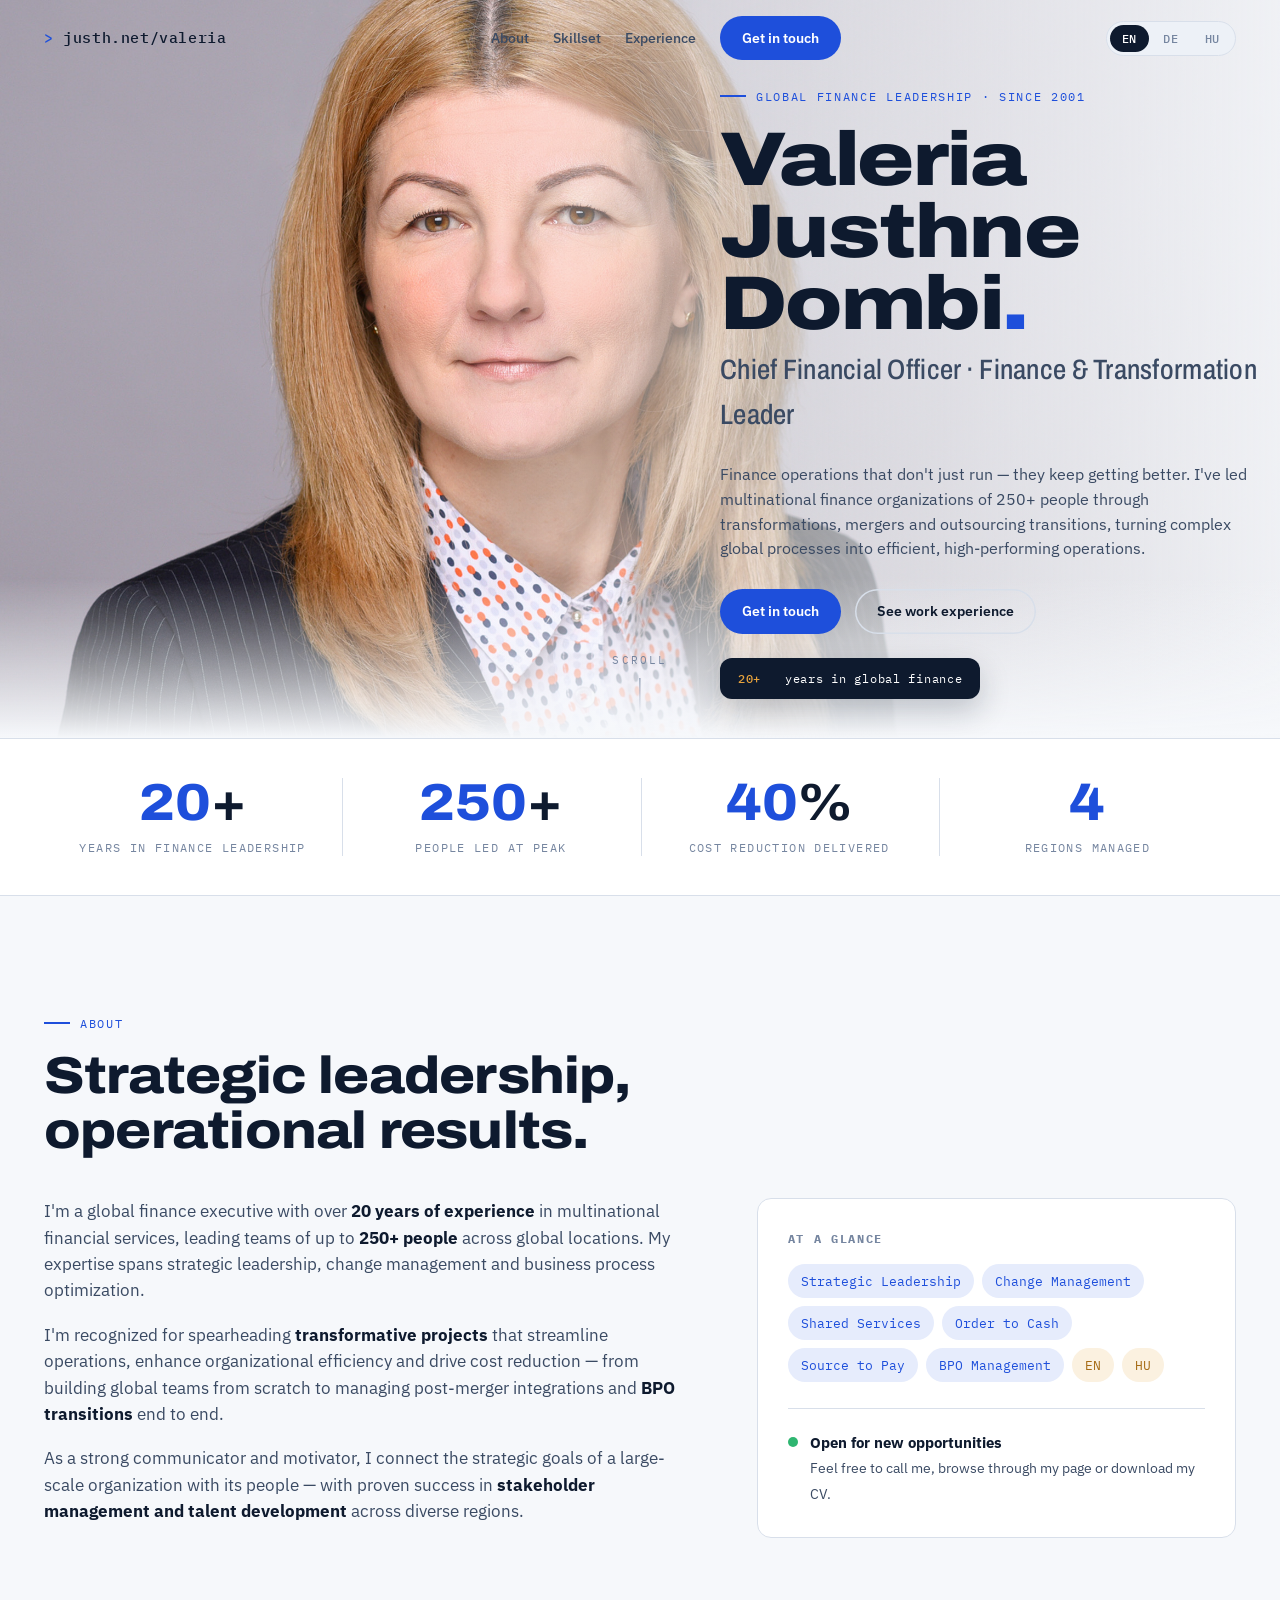
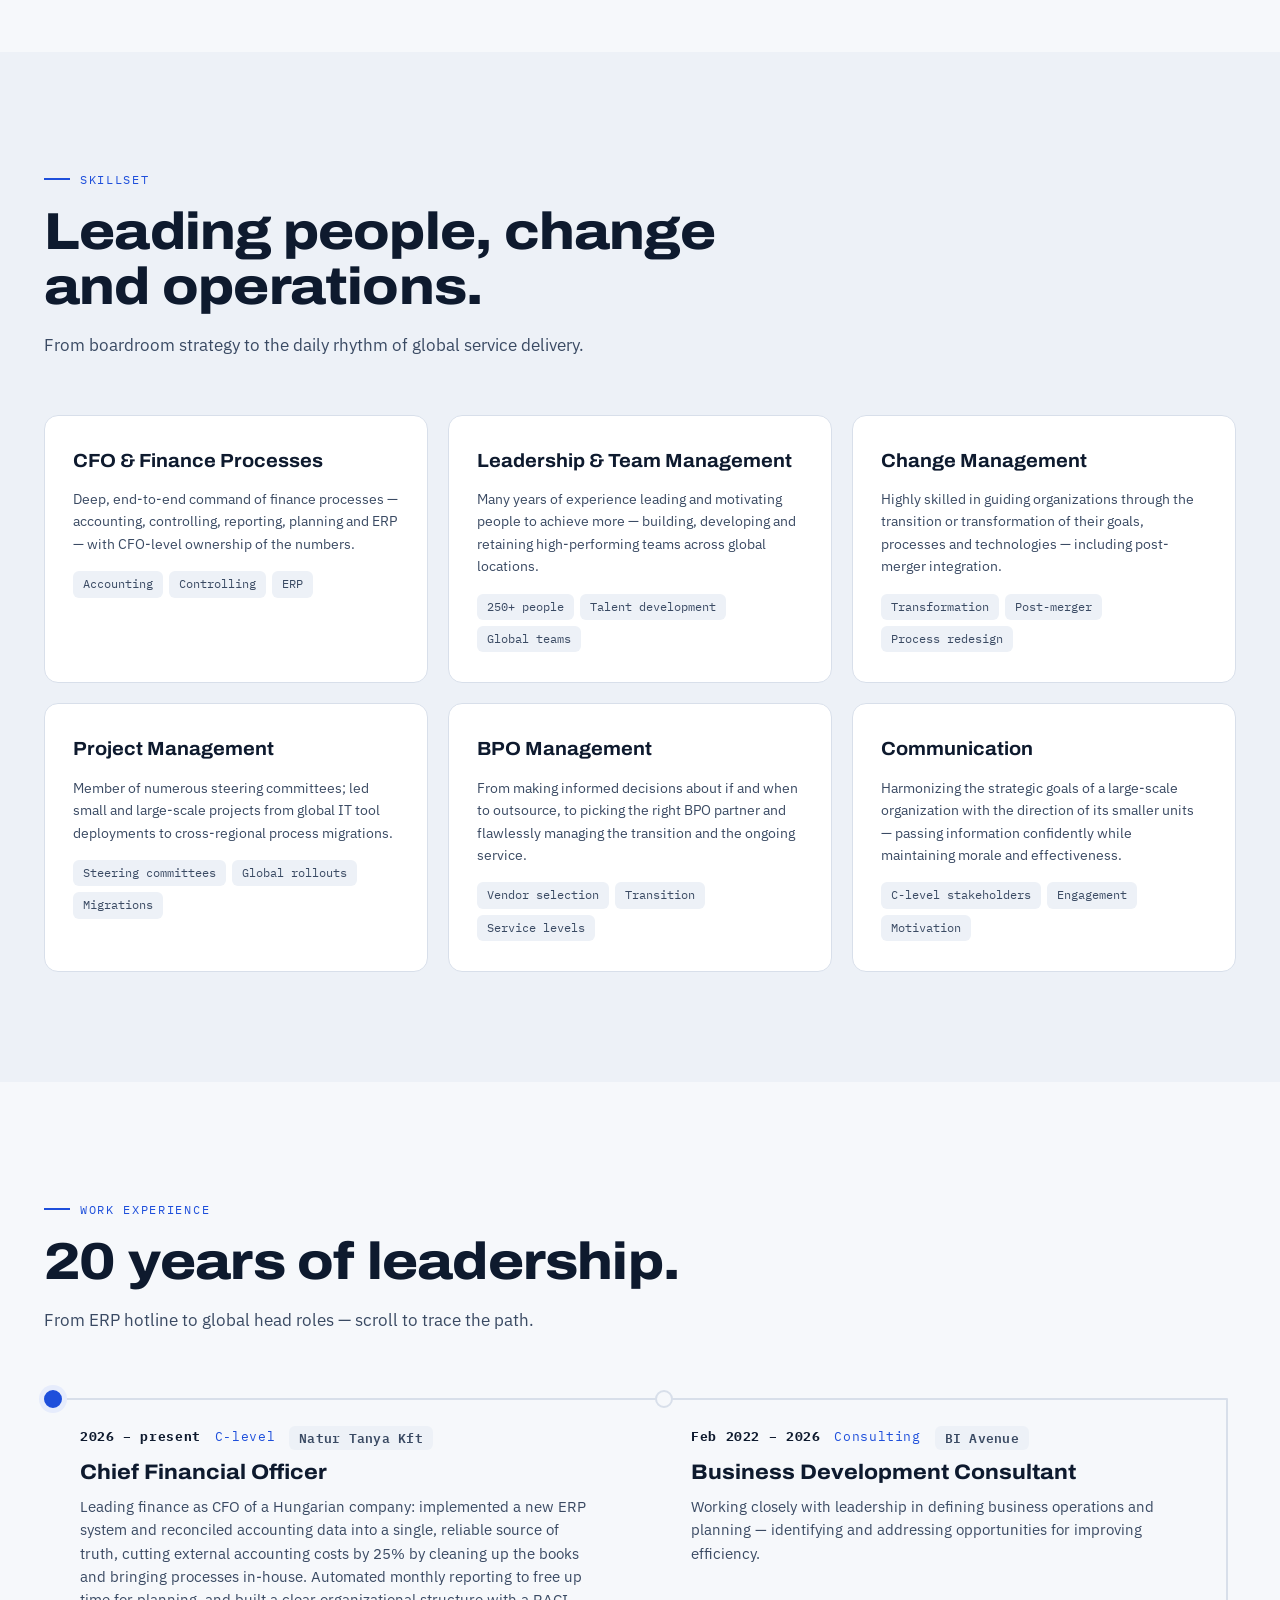
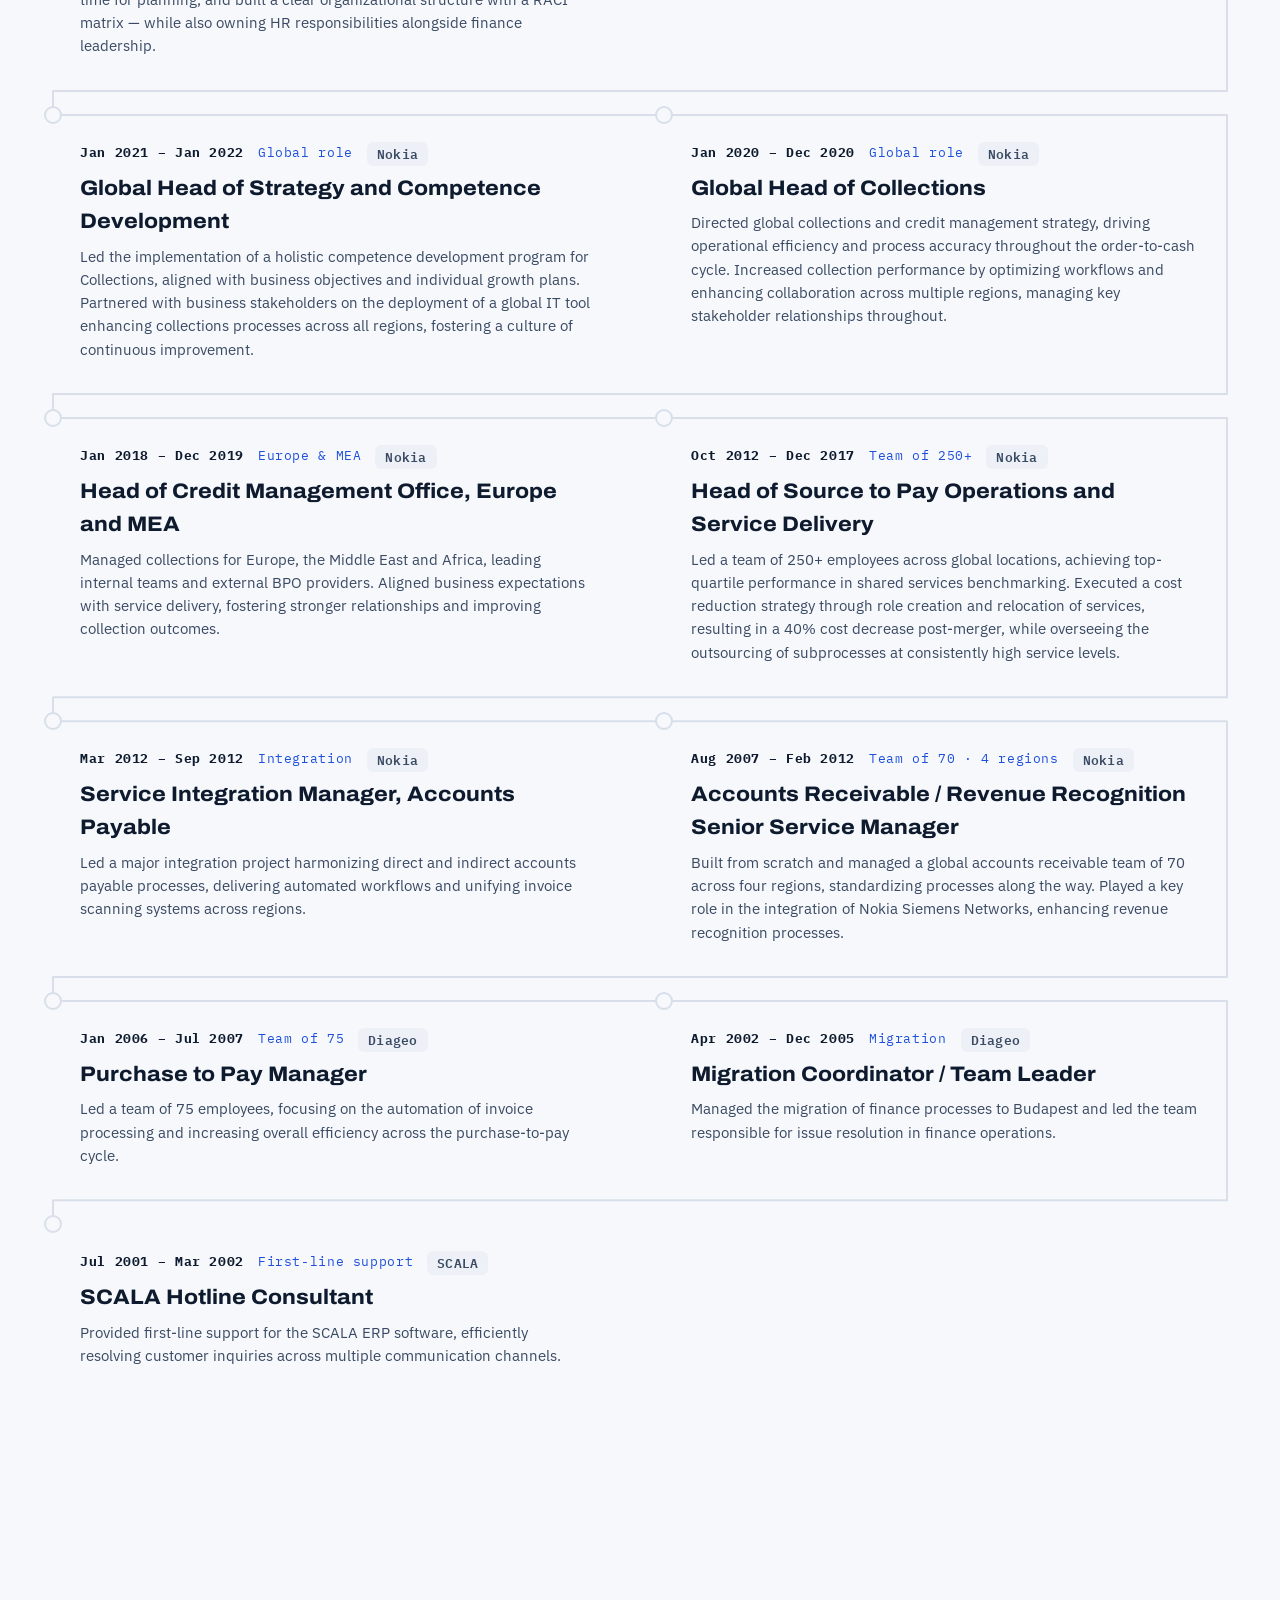
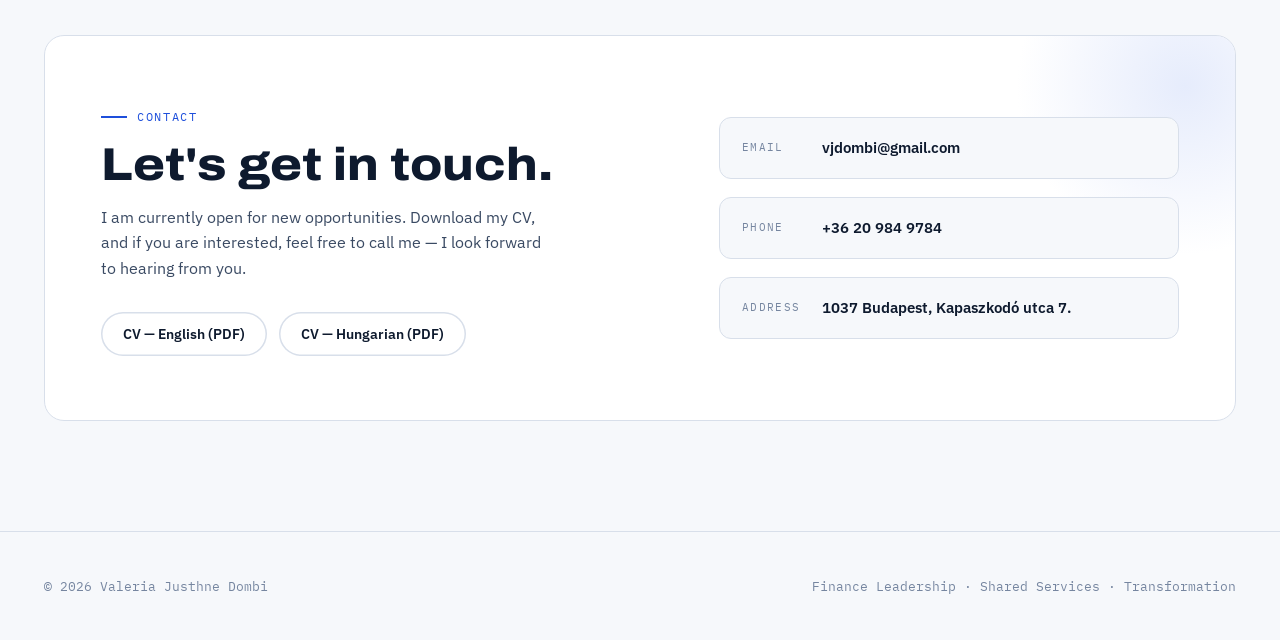
<file: valeria/index.html>
<!DOCTYPE html>
<html lang="en">
<head>
<meta charset="UTF-8">
<meta name="viewport" content="width=device-width, initial-scale=1">
<title>Valeria Justhne Dombi — Chief Financial Officer</title>
<meta name="description" content="Valeria Justhne Dombi — CFO and global finance leader. 20+ years leading multinational finance operations, shared services and business transformation.">
<link rel="preconnect" href="https://fonts.googleapis.com">
<link rel="preconnect" href="https://fonts.gstatic.com" crossorigin>
<link href="https://fonts.googleapis.com/css2?family=Archivo:wdth,wght@62..125,400..900&family=IBM+Plex+Sans:wght@400;500;600&family=IBM+Plex+Mono:wght@400;500&display=swap" rel="stylesheet">
<link rel="stylesheet" href="../assets/style.css">
<style>
  /* page-specific: 4 stats instead of 5, portrait focal point */
  .stats .wrap{grid-template-columns:repeat(4,1fr)}
  @media(max-width:1000px){.stats .wrap{grid-template-columns:repeat(2,1fr)}
    .stat:nth-child(3)::before{display:none}}
  .hero-bg{object-position:67% 40%}
  @media(max-width:900px){.hero-bg{object-position:67% 30%}}
  .tl-meta .company{background:var(--paper-2);color:var(--ink-soft);padding:2px 10px;border-radius:6px;font-weight:600;letter-spacing:.02em}
</style>
</head>
<body>

<nav id="nav">
  <div class="wrap">
    <a class="logo" href="#top"><b>&gt;</b> justh.net/valeria</a>
    <div class="nav-links">
      <a href="#about" data-i18n="nav.about">About</a>
      <a href="#skills" data-i18n="nav.skills">Skillset</a>
      <a href="#experience" data-i18n="nav.exp">Experience</a>
      <a class="btn" href="mailto:vjdombi@gmail.com" data-i18n="nav.cta">Get in touch</a>
    </div>
    <div class="lang-switch" role="group" aria-label="Language">
      <button class="lang-btn active" data-lang="en">EN</button>
      <button class="lang-btn" data-lang="de">DE</button>
      <button class="lang-btn" data-lang="hu">HU</button>
    </div>
  </div>
</nav>

<header class="hero" id="top">
  <img class="hero-bg" src="valeria.jpg" alt="Valeria Justhne Dombi — Chief Financial Officer">
  <div class="hero-overlay"></div>
  <div class="hero-fade"></div>
  <div class="wrap hero-inner">
    <div class="hero-text">
      <span class="eyebrow" data-i18n="hero.eyebrow">Global Finance Leadership · since 2001</span>
      <h1>Valeria<br>Justhne Dombi<span class="accent">.</span></h1>
      <div class="hero-role" data-i18n="hero.role">Chief Financial Officer &middot; Finance &amp; Transformation Leader</div>
      <p class="hero-lede" data-i18n="hero.lede">
        Finance operations that don't just run — they keep getting better.
        I've led multinational finance organizations of 250+ people through
        transformations, mergers and outsourcing transitions, turning complex
        global processes into efficient, high-performing operations.
      </p>
      <div class="hero-ctas">
        <a class="btn" href="mailto:vjdombi@gmail.com" data-i18n="hero.cta1">Get in touch</a>
        <a class="btn ghost" href="#experience" data-i18n="hero.cta2">See work experience</a>
      </div>
      <div class="hero-badge"><b>20+</b>&nbsp;<span data-i18n="hero.badge">years in global finance</span></div>
    </div>
  </div>
  <div class="scroll-hint">SCROLL</div>
</header>

<div class="stats">
  <div class="wrap">
    <div class="stat reveal"><div class="num"><em data-count="20">0</em>+</div><div class="lbl" data-i18n="stat.years">Years in finance leadership</div></div>
    <div class="stat reveal d1"><div class="num"><em data-count="250">0</em>+</div><div class="lbl" data-i18n="stat.team">People led at peak</div></div>
    <div class="stat reveal d2"><div class="num"><em data-count="40">0</em>%</div><div class="lbl" data-i18n="stat.cost">Cost reduction delivered</div></div>
    <div class="stat reveal d3"><div class="num"><em data-count="4">0</em></div><div class="lbl" data-i18n="stat.regions">Regions managed</div></div>
  </div>
</div>

<section id="about">
  <div class="wrap">
    <div class="sec-head" style="margin-bottom:40px">
      <span class="eyebrow" data-i18n="about.eyebrow">About</span>
      <h2 data-i18n="about.h2">Strategic leadership, operational results.</h2>
    </div>
    <div class="about-grid">
    <div class="about-text">
      <p class="reveal" data-i18n="about.p1">
        I'm a global finance executive with over <strong>20 years of experience</strong> in
        multinational financial services, leading teams of up to <strong>250+ people</strong>
        across global locations. My expertise spans strategic leadership, change management
        and business process optimization.
      </p>
      <p class="reveal d1" data-i18n="about.p2">
        I'm recognized for spearheading <strong>transformative projects</strong> that streamline
        operations, enhance organizational efficiency and drive cost reduction — from
        building global teams from scratch to managing post-merger integrations and
        <strong>BPO transitions</strong> end to end.
      </p>
      <p class="reveal d2" data-i18n="about.p3">
        As a strong communicator and motivator, I connect the strategic goals of a
        large-scale organization with its people — with proven success in
        <strong>stakeholder management and talent development</strong> across diverse regions.
      </p>
    </div>
    <aside class="about-card reveal d1">
      <h3 data-i18n="about.glance">At a glance</h3>
      <div class="chips">
        <span class="chip" data-i18n="chip.lead">Strategic Leadership</span><span class="chip" data-i18n="chip.change">Change Management</span>
        <span class="chip">Shared Services</span><span class="chip">Order to Cash</span>
        <span class="chip">Source to Pay</span><span class="chip" data-i18n="chip.bpo">BPO Management</span>
        <span class="chip warm">EN</span><span class="chip warm">HU</span>
      </div>
      <div class="avail">
        <div class="pulse"></div>
        <div>
          <b data-i18n="avail.title">Open for new opportunities</b>
          <span data-i18n="avail.sub">Feel free to call me, browse through my page or download my CV.</span>
        </div>
      </div>
    </aside>
    </div>
  </div>
</section>

<section id="skills">
  <div class="wrap">
    <div class="sec-head">
      <span class="eyebrow" data-i18n="skills.eyebrow">Skillset</span>
      <h2 data-i18n="skills.h2">Leading people, change and operations.</h2>
      <p data-i18n="skills.sub">From boardroom strategy to the daily rhythm of global service delivery.</p>
    </div>
    <div class="skill-grid">
      <a class="skill reveal">
        <h3 data-i18n="skill.cfo.t">CFO &amp; Finance Processes</h3>
        <p data-i18n="skill.cfo.d">Deep, end-to-end command of finance processes — accounting, controlling, reporting, planning and ERP — with CFO-level ownership of the numbers.</p>
        <div class="tags"><span>Accounting</span><span>Controlling</span><span>ERP</span></div>
      </a>
      <a class="skill reveal d1">
        <h3 data-i18n="skill.lead.t">Leadership &amp; Team Management</h3>
        <p data-i18n="skill.lead.d">Many years of experience leading and motivating people to achieve more — building, developing and retaining high-performing teams across global locations.</p>
        <div class="tags"><span>250+ people</span><span>Talent development</span><span>Global teams</span></div>
      </a>
      <a class="skill reveal d2">
        <h3 data-i18n="skill.change.t">Change Management</h3>
        <p data-i18n="skill.change.d">Highly skilled in guiding organizations through the transition or transformation of their goals, processes and technologies — including post-merger integration.</p>
        <div class="tags"><span>Transformation</span><span>Post-merger</span><span>Process redesign</span></div>
      </a>
      <a class="skill reveal">
        <h3 data-i18n="skill.pm.t">Project Management</h3>
        <p data-i18n="skill.pm.d">Member of numerous steering committees; led small and large-scale projects from global IT tool deployments to cross-regional process migrations.</p>
        <div class="tags"><span>Steering committees</span><span>Global rollouts</span><span>Migrations</span></div>
      </a>
      <a class="skill reveal d1">
        <h3 data-i18n="skill.bpo.t">BPO Management</h3>
        <p data-i18n="skill.bpo.d">From making informed decisions about if and when to outsource, to picking the right BPO partner and flawlessly managing the transition and the ongoing service.</p>
        <div class="tags"><span>Vendor selection</span><span>Transition</span><span>Service levels</span></div>
      </a>
      <a class="skill reveal d2">
        <h3 data-i18n="skill.comm.t">Communication</h3>
        <p data-i18n="skill.comm.d">Harmonizing the strategic goals of a large-scale organization with the direction of its smaller units — passing information confidently while maintaining morale and effectiveness.</p>
        <div class="tags"><span>C-level stakeholders</span><span>Engagement</span><span>Motivation</span></div>
      </a>
    </div>
  </div>
</section>

<section id="experience">
  <div class="wrap">
    <div class="sec-head">
      <span class="eyebrow" data-i18n="exp.eyebrow">Work experience</span>
      <h2 data-i18n="exp.h2">20 years of leadership.</h2>
      <p data-i18n="exp.sub">From ERP hotline to global head roles — scroll to trace the path.</p>
    </div>
    <div class="timeline" id="timeline">
      <div class="tl-rail"></div>
      <div class="tl-rail-fill" id="railFill"></div>
      <div class="tl-item"><div class="tl-node"></div>
        <div class="tl-meta"><span data-i18n="d.cfo">2026 – present</span><span class="role" data-i18n="r.clevel">C-level</span><span class="company">Natur Tanya Kft</span></div>
        <h3>Chief Financial Officer</h3><p data-i18n="e.cfo">Leading finance as CFO of a Hungarian company: implemented a new ERP system and reconciled accounting data into a single, reliable source of truth, cutting external accounting costs by 25% by cleaning up the books and bringing processes in-house. Automated monthly reporting to free up time for planning, and built a clear organizational structure with a RACI matrix — while also owning HR responsibilities alongside finance leadership.</p>
      </div>
      <div class="tl-item"><div class="tl-node"></div>
        <div class="tl-meta"><span data-i18n="d0">Feb 2022 – 2026</span><span class="role" data-i18n="r.consulting">Consulting</span><span class="company">BI Avenue</span></div>
        <h3>Business Development Consultant</h3><p data-i18n="e0">Working closely with leadership in defining business operations and planning — identifying and addressing opportunities for improving efficiency.</p>
      </div>
      <div class="tl-item"><div class="tl-node"></div>
        <div class="tl-meta"><span data-i18n="d1">Jan 2021 – Jan 2022</span><span class="role" data-i18n="r.global">Global role</span><span class="company">Nokia</span></div>
        <h3>Global Head of Strategy and Competence Development</h3><p data-i18n="e1">Led the implementation of a holistic competence development program for Collections, aligned with business objectives and individual growth plans. Partnered with business stakeholders on the deployment of a global IT tool enhancing collections processes across all regions, fostering a culture of continuous improvement.</p>
      </div>
      <div class="tl-item"><div class="tl-node"></div>
        <div class="tl-meta"><span data-i18n="d2">Jan 2020 – Dec 2020</span><span class="role" data-i18n="r.global">Global role</span><span class="company">Nokia</span></div>
        <h3>Global Head of Collections</h3><p data-i18n="e2">Directed global collections and credit management strategy, driving operational efficiency and process accuracy throughout the order-to-cash cycle. Increased collection performance by optimizing workflows and enhancing collaboration across multiple regions, managing key stakeholder relationships throughout.</p>
      </div>
      <div class="tl-item"><div class="tl-node"></div>
        <div class="tl-meta"><span data-i18n="d3">Jan 2018 – Dec 2019</span><span class="role" data-i18n="r.emea">Europe &amp; MEA</span><span class="company">Nokia</span></div>
        <h3>Head of Credit Management Office, Europe and MEA</h3><p data-i18n="e3">Managed collections for Europe, the Middle East and Africa, leading internal teams and external BPO providers. Aligned business expectations with service delivery, fostering stronger relationships and improving collection outcomes.</p>
      </div>
      <div class="tl-item"><div class="tl-node"></div>
        <div class="tl-meta"><span data-i18n="d4">Oct 2012 – Dec 2017</span><span class="role" data-i18n="r.team250">Team of 250+</span><span class="company">Nokia</span></div>
        <h3>Head of Source to Pay Operations and Service Delivery</h3><p data-i18n="e4">Led a team of 250+ employees across global locations, achieving top-quartile performance in shared services benchmarking. Executed a cost reduction strategy through role creation and relocation of services, resulting in a 40% cost decrease post-merger, while overseeing the outsourcing of subprocesses at consistently high service levels.</p>
      </div>
      <div class="tl-item"><div class="tl-node"></div>
        <div class="tl-meta"><span data-i18n="d5">Mar 2012 – Sep 2012</span><span class="role" data-i18n="r.integration">Integration</span><span class="company">Nokia</span></div>
        <h3>Service Integration Manager, Accounts Payable</h3><p data-i18n="e5">Led a major integration project harmonizing direct and indirect accounts payable processes, delivering automated workflows and unifying invoice scanning systems across regions.</p>
      </div>
      <div class="tl-item"><div class="tl-node"></div>
        <div class="tl-meta"><span data-i18n="d6">Aug 2007 – Feb 2012</span><span class="role" data-i18n="r.team70">Team of 70 · 4 regions</span><span class="company">Nokia</span></div>
        <h3>Accounts Receivable / Revenue Recognition Senior Service Manager</h3><p data-i18n="e6">Built from scratch and managed a global accounts receivable team of 70 across four regions, standardizing processes along the way. Played a key role in the integration of Nokia Siemens Networks, enhancing revenue recognition processes.</p>
      </div>
      <div class="tl-item"><div class="tl-node"></div>
        <div class="tl-meta"><span data-i18n="d7">Jan 2006 – Jul 2007</span><span class="role" data-i18n="r.team75">Team of 75</span><span class="company">Diageo</span></div>
        <h3>Purchase to Pay Manager</h3><p data-i18n="e7">Led a team of 75 employees, focusing on the automation of invoice processing and increasing overall efficiency across the purchase-to-pay cycle.</p>
      </div>
      <div class="tl-item"><div class="tl-node"></div>
        <div class="tl-meta"><span data-i18n="d8">Apr 2002 – Dec 2005</span><span class="role" data-i18n="r.migration">Migration</span><span class="company">Diageo</span></div>
        <h3>Migration Coordinator / Team Leader</h3><p data-i18n="e8">Managed the migration of finance processes to Budapest and led the team responsible for issue resolution in finance operations.</p>
      </div>
      <div class="tl-item"><div class="tl-node"></div>
        <div class="tl-meta"><span data-i18n="d9">Jul 2001 – Mar 2002</span><span class="role" data-i18n="r.support">First-line support</span><span class="company">SCALA</span></div>
        <h3>SCALA Hotline Consultant</h3><p data-i18n="e9">Provided first-line support for the SCALA ERP software, efficiently resolving customer inquiries across multiple communication channels.</p>
      </div>

    </div>
  </div>
</section>

<section id="contact">
  <div class="wrap">
    <div class="contact-card reveal">
      <div>
        <span class="eyebrow" data-i18n="contact.eyebrow">Contact</span>
        <h2 data-i18n="contact.h2">Let's get in touch.</h2>
        <p data-i18n="contact.p">I am currently open for new opportunities. Download my CV, and if you are interested, feel free to call me — I look forward to hearing from you.</p>
        <div class="cv-row">
          <a class="btn ghost" href="Valeria_Justhne_Dombi_CV_2026_EN.pdf" download data-i18n="cv.en">CV — English (PDF)</a>
          <a class="btn ghost" href="Justhne_Dombi_Valeria_oneletrajz_2026_HU.pdf" download data-i18n="cv.hu">CV — Hungarian (PDF)</a>
        </div>
      </div>
      <div class="contact-list">
        <a class="contact-line" href="mailto:vjdombi@gmail.com">
          <span class="k" data-i18n="k.email">Email</span><span class="v">vjdombi@gmail.com</span>
        </a>
        <a class="contact-line" href="tel:+36209849784">
          <span class="k" data-i18n="k.phone">Phone</span><span class="v">+36 20 984 9784</span>
        </a>
        <a class="contact-line" href="https://maps.apple.com/?q=Kapaszkod%C3%B3%20utca%207,%201037%20Budapest" target="_blank" rel="noopener">
          <span class="k" data-i18n="k.addr">Address</span><span class="v">1037 Budapest, Kapaszkodó utca 7.</span>
        </a>
      </div>
    </div>
  </div>
</section>

<footer>
  <div class="wrap">
    <span>© <span id="year"></span> Valeria Justhne Dombi</span>
    <span data-i18n="footer.tags">Finance Leadership · Shared Services · Transformation</span>
  </div>
</footer>

<script>
window.I18N = {
en:{}, /* English lives in the markup itself; keys below override for DE/HU */
de:{
  "nav.about":"Über mich","nav.skills":"Kompetenzen","nav.exp":"Berufserfahrung","nav.cta":"Kontakt aufnehmen",
  "hero.eyebrow":"Globale Finanzführung · seit 2001",
  "hero.role":"Chief Financial Officer (CFO) &middot; Finanz- und Transformationsleiterin",
  "hero.lede":"Finanzorganisationen, die nicht nur funktionieren, sondern immer besser werden. Ich habe multinationale Finanzorganisationen mit über 250 Mitarbeitenden durch Transformationen, Fusionen und Outsourcing-Übergänge geführt – und komplexe globale Prozesse in effiziente, leistungsstarke Abläufe verwandelt.",
  "hero.cta1":"Kontakt aufnehmen","hero.cta2":"Berufserfahrung ansehen","hero.badge":"Jahre im globalen Finanzwesen",
  "stat.years":"Jahre Finanzführung","stat.team":"Geführte Mitarbeitende","stat.cost":"Erzielte Kostensenkung","stat.regions":"Geführte Regionen",
  "about.eyebrow":"Über mich","about.h2":"Strategische Führung, operative Ergebnisse.",
  "about.p1":"Ich bin eine globale Finanzführungskraft mit über <strong>20 Jahren Erfahrung</strong> in multinationalen Finanzdienstleistungen und habe Teams von bis zu <strong>250+ Mitarbeitenden</strong> an Standorten weltweit geführt. Meine Expertise umfasst strategische Führung, Change Management und Geschäftsprozessoptimierung.",
  "about.p2":"Ich bin bekannt dafür, <strong>transformative Projekte</strong> voranzutreiben, die Abläufe verschlanken, die organisatorische Effizienz steigern und Kosten senken – vom Aufbau globaler Teams von Grund auf bis zum durchgängigen Management von Post-Merger-Integrationen und <strong>BPO-Übergängen</strong>.",
  "about.p3":"Als starke Kommunikatorin und Motivatorin verbinde ich die strategischen Ziele einer großen Organisation mit ihren Menschen – mit nachweislichen Erfolgen in <strong>Stakeholder-Management und Talententwicklung</strong> über verschiedenste Regionen hinweg.",
  "about.glance":"Auf einen Blick",
  "chip.lead":"Strategische Führung","chip.change":"Change Management","chip.bpo":"BPO-Management",
  "avail.title":"Offen für neue Aufgaben","avail.sub":"Rufen Sie mich gerne an, stöbern Sie auf meiner Seite oder laden Sie meinen Lebenslauf herunter.",
  "skills.eyebrow":"Kompetenzen","skills.h2":"Menschen, Wandel und Abläufe führen.",
  "skills.sub":"Von der Vorstandsstrategie bis zum Tagesgeschäft globaler Serviceorganisationen.",
  "skill.lead.t":"Führung &amp; Teammanagement","skill.lead.d":"Langjährige Erfahrung darin, Menschen zu führen und zu mehr zu motivieren – durch Aufbau, Entwicklung und Bindung leistungsstarker Teams an globalen Standorten.",
  "skill.change.t":"Change Management","skill.change.d":"Hochqualifiziert darin, Organisationen durch den Wandel ihrer Ziele, Prozesse und Technologien zu begleiten – einschließlich Post-Merger-Integration.",
  "skill.pm.t":"Projektmanagement","skill.pm.d":"Mitglied zahlreicher Lenkungsausschüsse; Leitung kleiner und großer Projekte – von globalen IT-Einführungen bis zu regionsübergreifenden Prozessmigrationen.",
  "skill.bpo.t":"BPO-Management","skill.bpo.d":"Von der fundierten Entscheidung, ob und wann ausgelagert wird, über die Wahl des richtigen BPO-Partners bis zum reibungslosen Management von Übergang und laufendem Betrieb.",
  "skill.comm.t":"Kommunikation","skill.comm.d":"Die strategischen Ziele einer großen Organisation mit der Ausrichtung ihrer Einheiten in Einklang bringen – Informationen souverän vermitteln und dabei Motivation und Effektivität erhalten.",
  "skill.cfo.t":"CFO &amp; Finanzprozesse","skill.cfo.d":"Umfassende, durchgängige Beherrschung der Finanzprozesse – Buchhaltung, Controlling, Reporting, Planung und ERP – mit CFO-Verantwortung für die Zahlen.",
  "exp.eyebrow":"Berufserfahrung","exp.h2":"20 Jahre Führung.",
  "exp.sub":"Von der ERP-Hotline bis zu globalen Leitungsfunktionen – scrollen Sie den Weg entlang.",
  "d.cfo":"2026 – heute",
  "e.cfo":"Als CFO eines ungarischen Unternehmens ein neues ERP-System eingeführt und die Buchhaltungsdaten in einer einzigen, verlässlichen Quelle zusammengeführt – die externen Buchhaltungskosten durch die Bereinigung der Bücher und die Verlagerung von Prozessen ins Unternehmen um 25 % gesenkt. Die Erstellung der Monatsberichte automatisiert, um Zeit für die Weiterentwicklung der Planung zu gewinnen, und mit einer RACI-Matrix eine klare Organisationsstruktur aufgebaut – neben der Finanzverantwortung auch für HR zuständig.",
  "d0":"Feb. 2022 – 2026","d1":"Jan. 2021 – Jan. 2022","d2":"Jan. 2020 – Dez. 2020","d3":"Jan. 2018 – Dez. 2019","d4":"Okt. 2012 – Dez. 2017","d5":"März 2012 – Sep. 2012","d6":"Aug. 2007 – Feb. 2012","d7":"Jan. 2006 – Juli 2007","d8":"Apr. 2002 – Dez. 2005","d9":"Juli 2001 – März 2002",
  "r.consulting":"Beratung","r.global":"Globale Rolle","r.emea":"Europa &amp; MEA","r.team250":"Team von 250+","r.integration":"Integration","r.team70":"Team von 70 · 4 Regionen","r.team75":"Team von 75","r.migration":"Migration","r.support":"First-Level-Support","r.clevel":"C-Level",
  "e0":"Enge Zusammenarbeit mit der Geschäftsleitung bei der Gestaltung von Geschäftsabläufen und Planung – Identifikation und Umsetzung von Effizienzpotenzialen.",
  "e1":"Leitung der Einführung eines ganzheitlichen Kompetenzentwicklungsprogramms für Collections, ausgerichtet an den Geschäftszielen und individuellen Entwicklungsplänen. Partnerschaftliche Zusammenarbeit mit den Fachbereichen bei der Einführung eines globalen IT-Tools zur Verbesserung der Collections-Prozesse in allen Regionen – für eine Kultur der kontinuierlichen Verbesserung.",
  "e2":"Verantwortung für die globale Collections- und Kreditmanagement-Strategie mit Fokus auf operative Effizienz und Prozessgenauigkeit im gesamten Order-to-Cash-Zyklus. Steigerung der Collection-Performance durch optimierte Abläufe und bessere Zusammenarbeit über mehrere Regionen hinweg, bei laufendem Management der wichtigsten Stakeholder-Beziehungen.",
  "e3":"Verantwortung für Collections in Europa, dem Nahen Osten und Afrika, mit Führung interner Teams und externer BPO-Dienstleister. Geschäftserwartungen und Servicequalität in Einklang gebracht – für stärkere Beziehungen und bessere Ergebnisse.",
  "e4":"Führung eines Teams von über 250 Mitarbeitenden an globalen Standorten mit Top-Quartil-Ergebnissen im Shared-Services-Benchmarking. Umsetzung einer Kostensenkungsstrategie durch neue Rollen und Verlagerung von Services – 40 % Kostensenkung nach der Fusion – bei gleichzeitiger Auslagerung von Teilprozessen auf konstant hohem Serviceniveau.",
  "e5":"Leitung eines großen Integrationsprojekts zur Harmonisierung direkter und indirekter Kreditorenprozesse – mit automatisierten Workflows und der regionsübergreifenden Vereinheitlichung der Rechnungsscansysteme.",
  "e6":"Aufbau und Leitung eines globalen Accounts-Receivable-Teams von 70 Mitarbeitenden in vier Regionen, mit durchgängiger Standardisierung der Prozesse. Schlüsselrolle bei der Integration von Nokia Siemens Networks und der Weiterentwicklung der Revenue-Recognition-Prozesse.",
  "e7":"Führung eines Teams von 75 Mitarbeitenden mit Fokus auf die Automatisierung der Rechnungsverarbeitung und die Steigerung der Effizienz im gesamten Purchase-to-Pay-Zyklus.",
  "e8":"Verantwortung für die Migration von Finanzprozessen nach Budapest und Leitung des Teams für die Problemlösung im operativen Finanzbereich.",
  "e9":"First-Level-Support für die ERP-Software SCALA mit effizienter Bearbeitung von Kundenanfragen über mehrere Kommunikationskanäle.",
  "contact.eyebrow":"Kontakt","contact.h2":"Nehmen wir Kontakt auf.",
  "contact.p":"Ich bin derzeit offen für neue Aufgaben. Laden Sie meinen Lebenslauf herunter, und wenn Sie interessiert sind, rufen Sie mich gerne an – ich freue mich, von Ihnen zu hören.",
  "cv.en":"Lebenslauf — Englisch (PDF)","cv.hu":"Lebenslauf — Ungarisch (PDF)",
  "k.email":"E-Mail","k.phone":"Telefon","k.addr":"Adresse",
  "footer.tags":"Finanzführung · Shared Services · Transformation"
},
hu:{
  "nav.about":"Rólam","nav.skills":"Szakterületek","nav.exp":"Szakmai tapasztalat","nav.cta":"Kapcsolatfelvétel",
  "hero.eyebrow":"Globális pénzügyi vezetés · 2001 óta",
  "hero.role":"Pénzügyi igazgató (CFO) &middot; Pénzügyi és transzformációs vezető",
  "hero.lede":"Pénzügyi működés, amely nemcsak fut, hanem folyamatosan fejlődik. Multinacionális, 250+ fős pénzügyi szervezeteket vezettem át transzformációkon, fúziókon és kiszervezéseken – összetett globális folyamatokból hatékony, kiválóan teljesítő működést formálva.",
  "hero.cta1":"Kapcsolatfelvétel","hero.cta2":"Szakmai tapasztalat","hero.badge":"év a globális pénzügyekben",
  "stat.years":"Év pénzügyi vezetőként","stat.team":"Irányított munkatárs","stat.cost":"Elért költségcsökkentés","stat.regions":"Irányított régió",
  "about.eyebrow":"Rólam","about.h2":"Stratégiai vezetés, működési eredmények.",
  "about.p1":"Globális pénzügyi felsővezető vagyok, több mint <strong>20 év tapasztalattal</strong> a multinacionális pénzügyi szolgáltatások területén; akár <strong>250+ fős</strong> csapatokat vezettem a világ különböző pontjain. Szakterületem a stratégiai vezetés, a változásmenedzsment és az üzleti folyamatok optimalizálása.",
  "about.p2":"Olyan <strong>átalakító projektek</strong> élére állok, amelyek egyszerűsítik a működést, növelik a szervezeti hatékonyságot és csökkentik a költségeket – a globális csapatok nulláról való felépítésétől a fúziók utáni integrációkon át a <strong>BPO-átállások</strong> teljes körű levezényléséig.",
  "about.p3":"Erős kommunikátorként és motivátorként egy nagy szervezet stratégiai céljait kötöm össze az emberekkel – bizonyított eredményekkel a <strong>stakeholder-menedzsment és a tehetséggondozás</strong> terén, régiókon átívelően.",
  "about.glance":"Röviden",
  "chip.lead":"Stratégiai vezetés","chip.change":"Változásmenedzsment","chip.bpo":"BPO-menedzsment",
  "avail.title":"Új lehetőségekre nyitott","avail.sub":"Hívjon bizalommal, böngéssze az oldalt, vagy töltse le az önéletrajzomat.",
  "skills.eyebrow":"Szakterületek","skills.h2":"Emberek, változás és működés vezetése.",
  "skills.sub":"A vezetői stratégiától a globális szolgáltatási szervezetek mindennapjaiig.",
  "skill.lead.t":"Vezetés és csapatirányítás","skill.lead.d":"Sokéves tapasztalat emberek vezetésében és motiválásában – kiválóan teljesítő csapatok építése, fejlesztése és megtartása globális helyszíneken.",
  "skill.change.t":"Változásmenedzsment","skill.change.d":"Magas szinten kísérem át a szervezeteket céljaik, folyamataik és technológiáik átalakulásán – beleértve a fúziók utáni integrációt is.",
  "skill.pm.t":"Projektmenedzsment","skill.pm.d":"Számos irányítóbizottság tagja; kis és nagy léptékű projektek vezetése a globális IT-bevezetésektől a régiókon átívelő folyamatmigrációkig.",
  "skill.bpo.t":"BPO-menedzsment","skill.bpo.d":"A megalapozott döntéstől – hogy mit és mikor érdemes kiszervezni – a megfelelő BPO-partner kiválasztásán át az átállás és a napi működés zökkenőmentes irányításáig.",
  "skill.comm.t":"Kommunikáció","skill.comm.d":"Egy nagy szervezet stratégiai céljainak összehangolása az egységek irányaival – az információk magabiztos átadása, a morál és a hatékonyság megőrzése mellett.",
  "skill.cfo.t":"CFO- és pénzügyi folyamatok","skill.cfo.d":"A pénzügyi folyamatok mély, teljes körű ismerete – számvitel, kontrolling, riportolás, tervezés és ERP – CFO-szintű felelősséggel a számokért.",
  "exp.eyebrow":"Szakmai tapasztalat","exp.h2":"20 év vezetés.",
  "exp.sub":"Az ERP-ügyfélszolgálattól a globális vezetői szerepekig – görgessen végig az úton.",
  "d.cfo":"2026 – jelenleg",
  "e.cfo":"Egy magyar vállalat gazdasági vezetőjeként új ERP-rendszer bevezetése és a számviteli adatok egyetlen megbízható forrásba egyesítése – a könyvelés rendbetételével és a folyamatok házon belülre hozásával 25%-os külső könyvelésiköltség-csökkentés elérése. A havi riportok elkészítésének automatizálása, időt szabadítva fel a tervezési folyamat fejlesztésére, valamint RACI-mátrixon alapuló, átlátható szervezeti struktúra kialakítása – a pénzügyi vezetés mellett HR-feladatok ellátásával is.",
  "d0":"2022. febr. – 2025","d1":"2021. jan. – 2022. jan.","d2":"2020. jan. – 2020. dec.","d3":"2018. jan. – 2019. dec.","d4":"2012. okt. – 2017. dec.","d5":"2012. márc. – 2012. szept.","d6":"2007. aug. – 2012. febr.","d7":"2006. jan. – 2007. júl.","d8":"2002. ápr. – 2005. dec.","d9":"2001. júl. – 2002. márc.",
  "r.consulting":"Tanácsadás","r.global":"Globális szerep","r.emea":"Európa és MEA","r.team250":"250+ fős csapat","r.integration":"Integráció","r.team70":"70 fős csapat · 4 régió","r.team75":"75 fős csapat","r.migration":"Migráció","r.support":"Elsővonalbeli támogatás","r.clevel":"C-szint",
  "e0":"Szoros együttműködés a felső vezetéssel az üzleti működés és a tervezés alakításában – a hatékonyságnövelési lehetőségek feltárása és megvalósítása.",
  "e1":"Átfogó kompetenciafejlesztési program bevezetésének vezetése a követeléskezelés területén, az üzleti célokhoz és az egyéni fejlődési tervekhez igazítva. Együttműködés az üzleti területekkel egy globális IT-eszköz bevezetésében, amely minden régióban javította a követeléskezelési folyamatokat – a folyamatos fejlődés kultúráját erősítve.",
  "e2":"A globális követeléskezelési és hitelmenedzsment-stratégia irányítása, a működési hatékonyság és a folyamatpontosság növelése a teljes order-to-cash cikluson át. A beszedési teljesítmény javítása optimalizált munkafolyamatokkal és a régiók közötti együttműködés erősítésével, a kulcsfontosságú érintettekkel való kapcsolatok folyamatos menedzselése mellett.",
  "e3":"A követeléskezelés irányítása Európában, a Közel-Keleten és Afrikában, belső csapatok és külső BPO-szolgáltatók vezetésével. Az üzleti elvárások és a szolgáltatásnyújtás összehangolása – erősebb kapcsolatok és jobb beszedési eredmények.",
  "e4":"250+ fős csapat vezetése globális helyszíneken, a shared services benchmarking felső negyedébe érő teljesítménnyel. Költségcsökkentési stratégia végrehajtása új szerepkörök kialakításával és szolgáltatások áthelyezésével – 40%-os költségcsökkenés a fúziót követően –, részfolyamatok kiszervezésének felügyelete mellett, folyamatosan magas szolgáltatási színvonalon.",
  "e5":"Nagyszabású integrációs projekt vezetése a közvetlen és közvetett szállítói folyamatok harmonizálására – automatizált munkafolyamatokkal és a számlaszkennelési rendszerek régiókon átívelő egységesítésével.",
  "e6":"70 fős globális kintlévőség-kezelési csapat felépítése a nulláról és irányítása négy régióban, a folyamatok egységesítésével. Kulcsszerep a Nokia Siemens Networks integrációjában és az árbevétel-elszámolási folyamatok fejlesztésében.",
  "e7":"75 fős csapat vezetése, fókuszban a számlafeldolgozás automatizálása és a teljes purchase-to-pay ciklus hatékonyságának növelése.",
  "e8":"Pénzügyi folyamatok Budapestre telepítésének irányítása, valamint a pénzügyi működés problémamegoldásáért felelős csapat vezetése.",
  "e9":"Elsővonalbeli támogatás a SCALA ERP-szoftverhez, ügyfélmegkeresések hatékony megoldása több kommunikációs csatornán.",
  "contact.eyebrow":"Kapcsolat","contact.h2":"Vegyük fel a kapcsolatot.",
  "contact.p":"Jelenleg nyitott vagyok új lehetőségekre. Töltse le az önéletrajzomat, és ha felkeltettem az érdeklődését, hívjon bizalommal – örömmel várom jelentkezését.",
  "cv.en":"Önéletrajz – angol (PDF)","cv.hu":"Önéletrajz – magyar (PDF)",
  "k.email":"E-mail","k.phone":"Telefon","k.addr":"Cím",
  "footer.tags":"Pénzügyi vezetés · Shared services · Transzformáció"
}
};
</script>
<script src="../assets/app.js"></script>
</body>
</html>
</file>
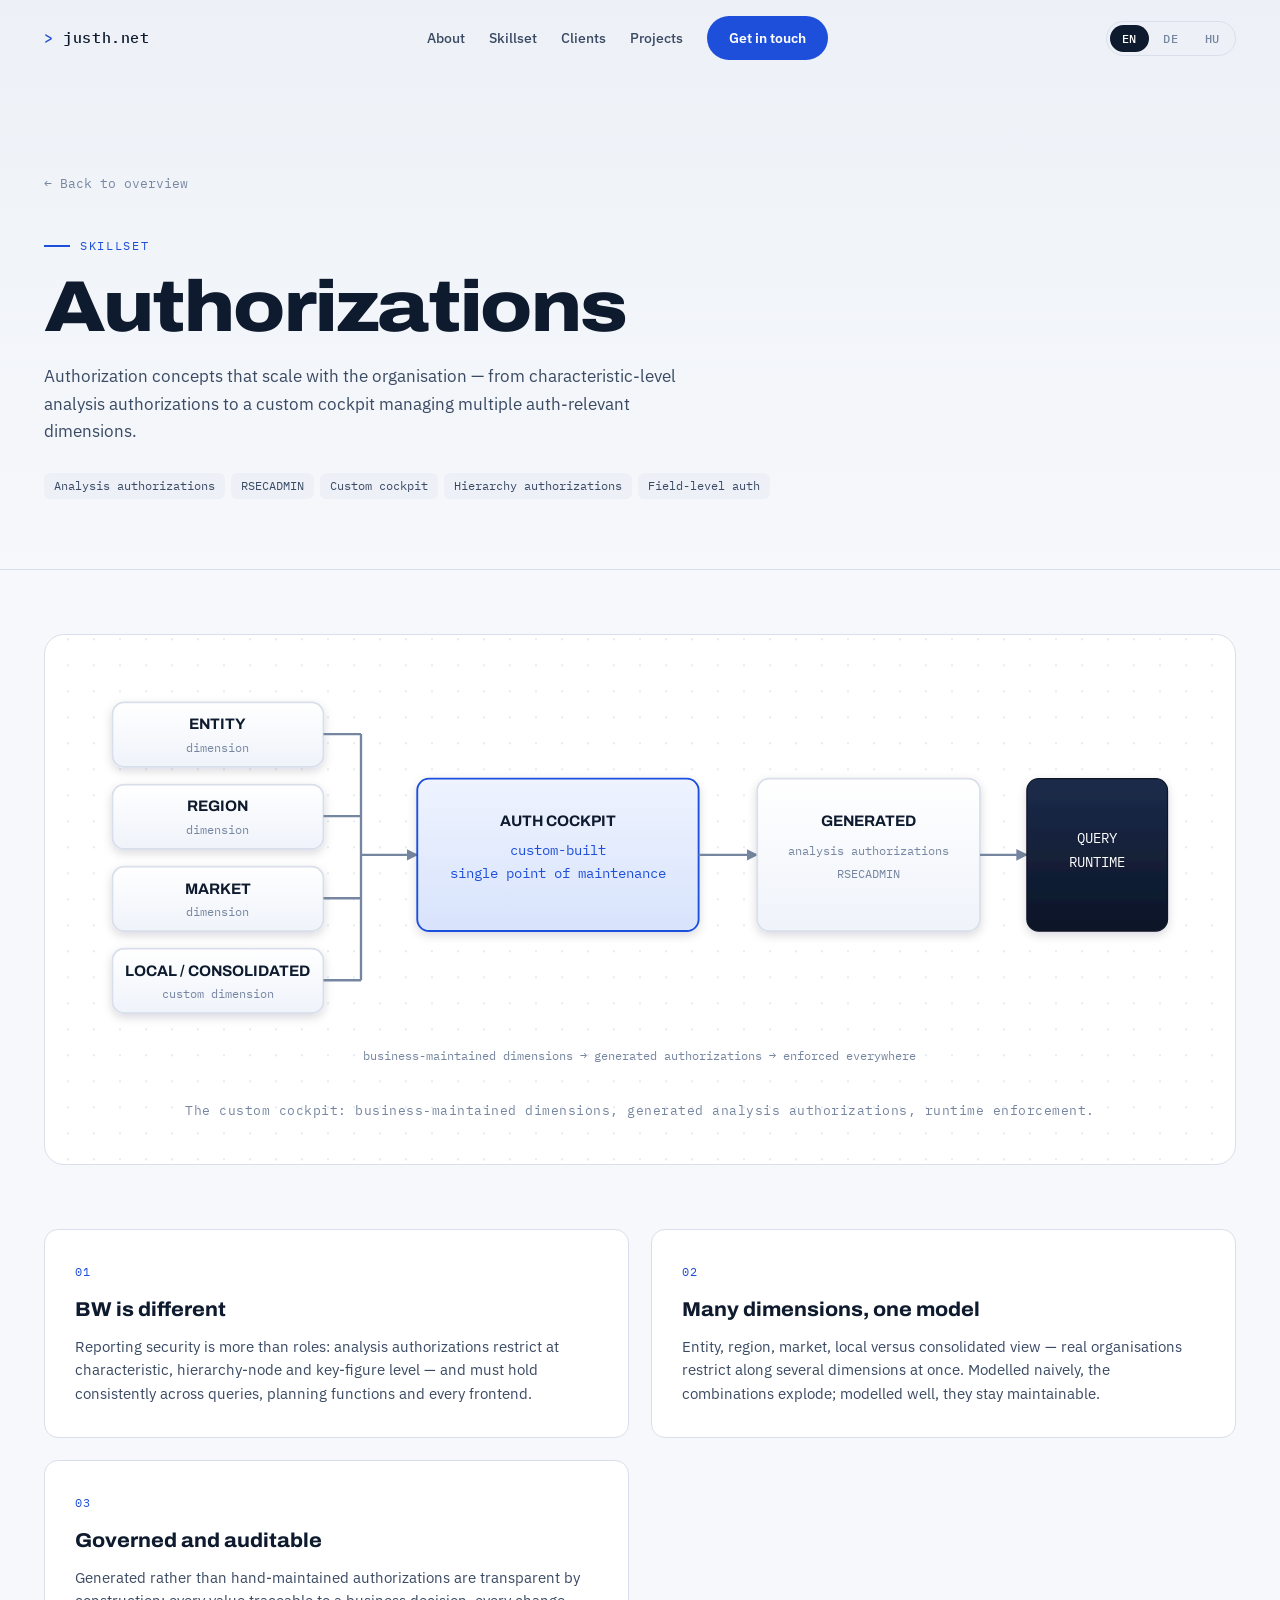
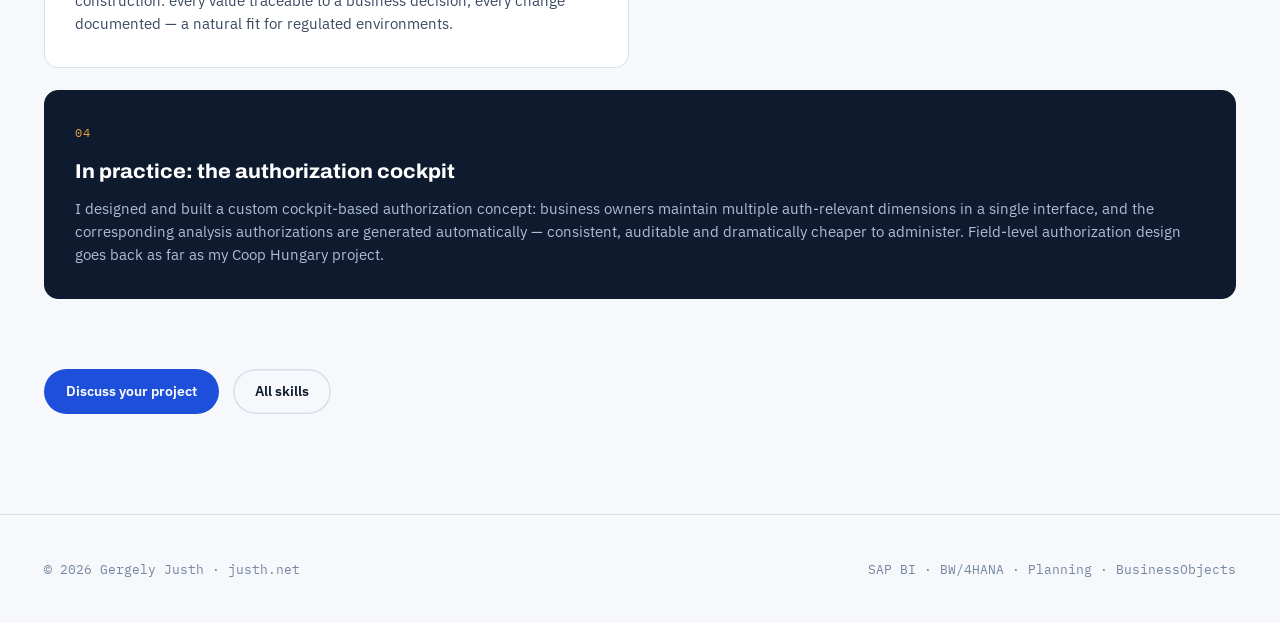
<file: skill-authorizations.html>
<!DOCTYPE html>
<html lang="en">
<head>
<meta charset="UTF-8">
<meta name="viewport" content="width=device-width, initial-scale=1">
<title>Authorizations — Gergely Justh</title>
<link rel="preconnect" href="https://fonts.googleapis.com">
<link rel="preconnect" href="https://fonts.gstatic.com" crossorigin>
<link href="https://fonts.googleapis.com/css2?family=Archivo:wdth,wght@62..125,400..900&family=IBM+Plex+Sans:wght@400;500;600&family=IBM+Plex+Mono:wght@400;500&display=swap" rel="stylesheet">
<link rel="stylesheet" href="assets/style.css">
</head>
<body>

<nav id="nav" class="scrolled">
  <div class="wrap">
    <a class="logo" href="index.html"><b>&gt;</b> justh.net</a>
    <div class="nav-links">
      <a href="index.html#about" data-i18n="nav.about">About</a>
      <a href="index.html#skills" data-i18n="nav.skills">Skillset</a>
      <a href="index.html#clients" data-i18n="nav.clients">Clients</a>
      <a href="index.html#projects" data-i18n="nav.projects">Projects</a>
      <a class="btn" href="mailto:gjusth@gmail.com" data-i18n="nav.cta">Get in touch</a>
    </div>
    <div class="lang-switch" role="group" aria-label="Language">
      <button class="lang-btn active" data-lang="en">EN</button>
      <button class="lang-btn" data-lang="de">DE</button>
      <button class="lang-btn" data-lang="hu">HU</button>
    </div>
  </div>
</nav>

<div class="subhero">
  <div class="wrap">
    <a class="back-link" href="index.html#skills" data-i18n="sub.back">Back to overview</a>
    <br>
    <span class="eyebrow" data-i18n="sub.eyebrow">Skillset</span>
    <h1 data-i18n="s.title">Authorizations</h1>
    <p class="lede" data-i18n="s.lede">Authorization concepts that scale with the organisation — from characteristic-level analysis authorizations to a custom cockpit managing multiple auth-relevant dimensions.</p>
    <div class="tags"><span>Analysis authorizations</span><span>RSECADMIN</span><span>Custom cockpit</span><span>Hierarchy authorizations</span><span>Field-level auth</span></div>
  </div>
</div>

<div class="wrap">
  <figure class="diagram-card reveal">
    <svg viewBox="0 0 940 340" xmlns="http://www.w3.org/2000/svg" role="img" aria-label="Cockpit-based authorization concept">
<defs>
<marker id="arr" markerUnits="userSpaceOnUse" markerWidth="10" markerHeight="10" refX="9" refY="5" orient="auto"><path d="M0,0 L10,5 L0,10 z" fill="#7686A0"/></marker>
<marker id="arrA" markerUnits="userSpaceOnUse" markerWidth="10" markerHeight="10" refX="9" refY="5" orient="auto"><path d="M0,0 L10,5 L0,10 z" fill="#7686A0"/></marker>
<linearGradient id="gWhite" x1="0" y1="0" x2="0" y2="1"><stop offset="0" stop-color="#FFFFFF"/><stop offset="1" stop-color="#EFF3FA"/></linearGradient>
<linearGradient id="gAccent" x1="0" y1="0" x2="0" y2="1"><stop offset="0" stop-color="#EEF3FE"/><stop offset="1" stop-color="#D8E3FC"/></linearGradient>
<linearGradient id="gDark" x1="0" y1="0" x2="0" y2="1"><stop offset="0" stop-color="#1C2C4B"/><stop offset="1" stop-color="#0B1526"/></linearGradient>
<filter id="soft" x="-25%" y="-25%" width="150%" height="160%"><feDropShadow dx="0" dy="3" stdDeviation="4" flood-color="#0E1A2E" flood-opacity="0.15"/></filter>
</defs>
<rect x="20" y="20" width="180" height="55" rx="10" class="dg-box"/><text x="110" y="43" class="dg-title" text-anchor="middle">ENTITY</text><text x="110" y="62" class="dg-label-soft" text-anchor="middle">dimension</text>
<rect x="20" y="90" width="180" height="55" rx="10" class="dg-box"/><text x="110" y="113" class="dg-title" text-anchor="middle">REGION</text><text x="110" y="132" class="dg-label-soft" text-anchor="middle">dimension</text>
<rect x="20" y="160" width="180" height="55" rx="10" class="dg-box"/><text x="110" y="183" class="dg-title" text-anchor="middle">MARKET</text><text x="110" y="202" class="dg-label-soft" text-anchor="middle">dimension</text>
<rect x="20" y="230" width="180" height="55" rx="10" class="dg-box"/><text x="110" y="253" class="dg-title" text-anchor="middle">LOCAL / CONSOLIDATED</text><text x="110" y="272" class="dg-label-soft" text-anchor="middle">custom dimension</text>
<path class="dg-arrow-accent" style="marker-end:none" d="M200,47 H232"/>
<path class="dg-arrow-accent" style="marker-end:none" d="M200,117 H232"/>
<path class="dg-arrow-accent" style="marker-end:none" d="M200,187 H232"/>
<path class="dg-arrow-accent" style="marker-end:none" d="M200,257 H232"/>
<path class="dg-arrow-accent" style="marker-end:none" d="M232,47 V257"/>
<path class="dg-arrow-accent" d="M232,150 H280"/>
<rect x="280" y="85" width="240" height="130" rx="10" class="dg-box-accent"/><text x="400" y="125" class="dg-title" text-anchor="middle">AUTH COCKPIT</text><text x="400" y="150" class="dg-label-accent" text-anchor="middle">custom-built</text><text x="400" y="170" class="dg-label-accent" text-anchor="middle">single point of maintenance</text>
<path class="dg-arrow-accent" d="M520,150 H570"/>
<rect x="570" y="85" width="190" height="130" rx="10" class="dg-box"/><text x="665" y="125" class="dg-title" text-anchor="middle">GENERATED</text><text x="665" y="150" class="dg-label-soft" text-anchor="middle">analysis authorizations</text><text x="665" y="170" class="dg-label-soft" text-anchor="middle">RSECADMIN</text>
<path class="dg-arrow-accent" d="M760,150 H800"/>
<rect x="800" y="85" width="120" height="130" rx="10" class="dg-box-dark"/><text x="860" y="140" class="dg-label-light" text-anchor="middle">QUERY</text><text x="860" y="160" class="dg-label-light" text-anchor="middle">RUNTIME</text>
<text x="470" y="325" class="dg-label-soft" text-anchor="middle">business-maintained dimensions → generated authorizations → enforced everywhere</text>
</svg>
    <figcaption data-i18n="s.cap">The custom cockpit: business-maintained dimensions, generated analysis authorizations, runtime enforcement.</figcaption>
  </figure>

  <div class="content-blocks">
    <div class="content-block reveal">
      <div class="num">01</div>
      <h3 data-i18n="s.b1t">BW is different</h3>
      <p data-i18n="s.b1p">Reporting security is more than roles: analysis authorizations restrict at characteristic, hierarchy-node and key-figure level — and must hold consistently across queries, planning functions and every frontend.</p>
    </div>
    <div class="content-block reveal d1">
      <div class="num">02</div>
      <h3 data-i18n="s.b2t">Many dimensions, one model</h3>
      <p data-i18n="s.b2p">Entity, region, market, local versus consolidated view — real organisations restrict along several dimensions at once. Modelled naively, the combinations explode; modelled well, they stay maintainable.</p>
    </div>
    <div class="content-block reveal">
      <div class="num">03</div>
      <h3 data-i18n="s.b3t">Governed and auditable</h3>
      <p data-i18n="s.b3p">Generated rather than hand-maintained authorizations are transparent by construction: every value traceable to a business decision, every change documented — a natural fit for regulated environments.</p>
    </div>
    <div class="content-block full reveal d1">
      <div class="num">04</div>
      <h3 data-i18n="s.b4t">In practice: the authorization cockpit</h3>
      <p data-i18n="s.b4p">I designed and built a custom cockpit-based authorization concept: business owners maintain multiple auth-relevant dimensions in a single interface, and the corresponding analysis authorizations are generated automatically — consistent, auditable and dramatically cheaper to administer. Field-level authorization design goes back as far as my Coop Hungary project.</p>
    </div>
  </div>

  <div class="sub-cta">
    <a class="btn" href="mailto:gjusth@gmail.com" data-i18n="sub.cta1">Discuss your project</a>
    <a class="btn ghost" href="index.html#skills" data-i18n="sub.cta2">All skills</a>
  </div>
</div>

<footer>
  <div class="wrap">
    <span>© <span id="year"></span> Gergely Justh · justh.net</span>
    <span>SAP BI · BW/4HANA · Planning · BusinessObjects</span>
  </div>
</footer>

<script>
window.I18N = {
"en": {},
"de": {
"nav.about": "Über mich",
"nav.skills": "Kompetenzen",
"nav.projects": "Projekte",
"nav.clients": "Referenzen",
"nav.cta": "Kontakt aufnehmen",
"sub.back": "Zurück zur Übersicht",
"sub.eyebrow": "Kompetenzen",
"sub.cta1": "Projekt besprechen",
"sub.cta2": "Alle Kompetenzen",
"s.title": "Berechtigungen",
"s.lede": "Berechtigungskonzepte, die mit der Organisation skalieren – von Analyseberechtigungen auf Merkmalsebene bis zu einem eigenen Cockpit für mehrere berechtigungsrelevante Dimensionen.",
"s.cap": "Das eigene Cockpit: fachlich gepflegte Dimensionen, generierte Analyseberechtigungen, Durchsetzung zur Laufzeit.",
"s.b1t": "BW ist anders",
"s.b1p": "Reporting-Sicherheit ist mehr als Rollen: Analyseberechtigungen schränken auf Merkmals-, Hierarchieknoten- und Kennzahlenebene ein – und müssen konsistent über Queries, Planungsfunktionen und jedes Frontend hinweg gelten.",
"s.b2t": "Viele Dimensionen, ein Modell",
"s.b2p": "Entität, Region, Markt, lokale versus konsolidierte Sicht – reale Organisationen schränken entlang mehrerer Dimensionen gleichzeitig ein. Naiv modelliert explodieren die Kombinationen; gut modelliert bleiben sie wartbar.",
"s.b3t": "Kontrolliert und auditierbar",
"s.b3p": "Generierte statt handgepflegte Berechtigungen sind per Konstruktion transparent: jeder Wert ist auf eine fachliche Entscheidung zurückführbar, jede Änderung dokumentiert – ideal für regulierte Umgebungen.",
"s.b4t": "In der Praxis: das Berechtigungs-Cockpit",
"s.b4p": "Ich habe ein eigenes cockpitbasiertes Berechtigungskonzept entworfen und umgesetzt: Fachverantwortliche pflegen mehrere berechtigungsrelevante Dimensionen in einer einzigen Oberfläche, die zugehörigen Analyseberechtigungen werden automatisch generiert – konsistent, auditierbar und deutlich günstiger zu administrieren. Berechtigungen auf Feldebene habe ich bereits bei Coop Hungary umgesetzt."
},
"hu": {
"nav.about": "Rólam",
"nav.skills": "Szakterületek",
"nav.projects": "Projektek",
"nav.clients": "Ügyfelek",
"nav.cta": "Kapcsolatfelvétel",
"sub.back": "Vissza az áttekintéshez",
"sub.eyebrow": "Szakterületek",
"sub.cta1": "Beszéljünk a projektjéről",
"sub.cta2": "Összes szakterület",
"s.title": "Jogosultságok",
"s.lede": "A szervezettel együtt skálázódó jogosultsági koncepciók – a jellemzőszintű elemzési jogosultságoktól egy saját cockpitig, amely több jogosultsági dimenziót kezel.",
"s.cap": "A saját cockpit: üzletileg karbantartott dimenziók, generált elemzési jogosultságok, futásidejű érvényesítés.",
"s.b1t": "A BW más",
"s.b1p": "A riporting-biztonság több mint szerepkörök: az elemzési jogosultságok jellemző-, hierarchiacsomópont- és mutatószám-szinten korlátoznak – és konzisztensen kell érvényesülniük a lekérdezésekben, a tervezési funkciókban és minden frontendben.",
"s.b2t": "Sok dimenzió, egy modell",
"s.b2p": "Entitás, régió, piac, lokális versus konszolidált nézet – a valós szervezetek egyszerre több dimenzió mentén korlátoznak. Naivan modellezve a kombinációk elszabadulnak; jól modellezve karbantarthatóak maradnak.",
"s.b3t": "Kontrollált és auditálható",
"s.b3p": "A generált – nem kézzel karbantartott – jogosultságok felépítésüknél fogva átláthatóak: minden érték visszavezethető egy üzleti döntésre, minden változás dokumentált – ideális szabályozott környezetekhez.",
"s.b4t": "A gyakorlatban: a jogosultsági cockpit",
"s.b4p": "Saját, cockpit-alapú jogosultsági koncepciót terveztem és valósítottam meg: az üzleti felelősök egyetlen felületen tartanak karban több jogosultsági dimenziót, a hozzájuk tartozó elemzési jogosultságok pedig automatikusan generálódnak – konzisztensen, auditálhatóan és lényegesen olcsóbb adminisztrációval. Mezőszintű jogosultságokat már a Coop Hungary projektben is megvalósítottam."
}
};
</script>
<script src="assets/app.js"></script>
</body>
</html>
</file>
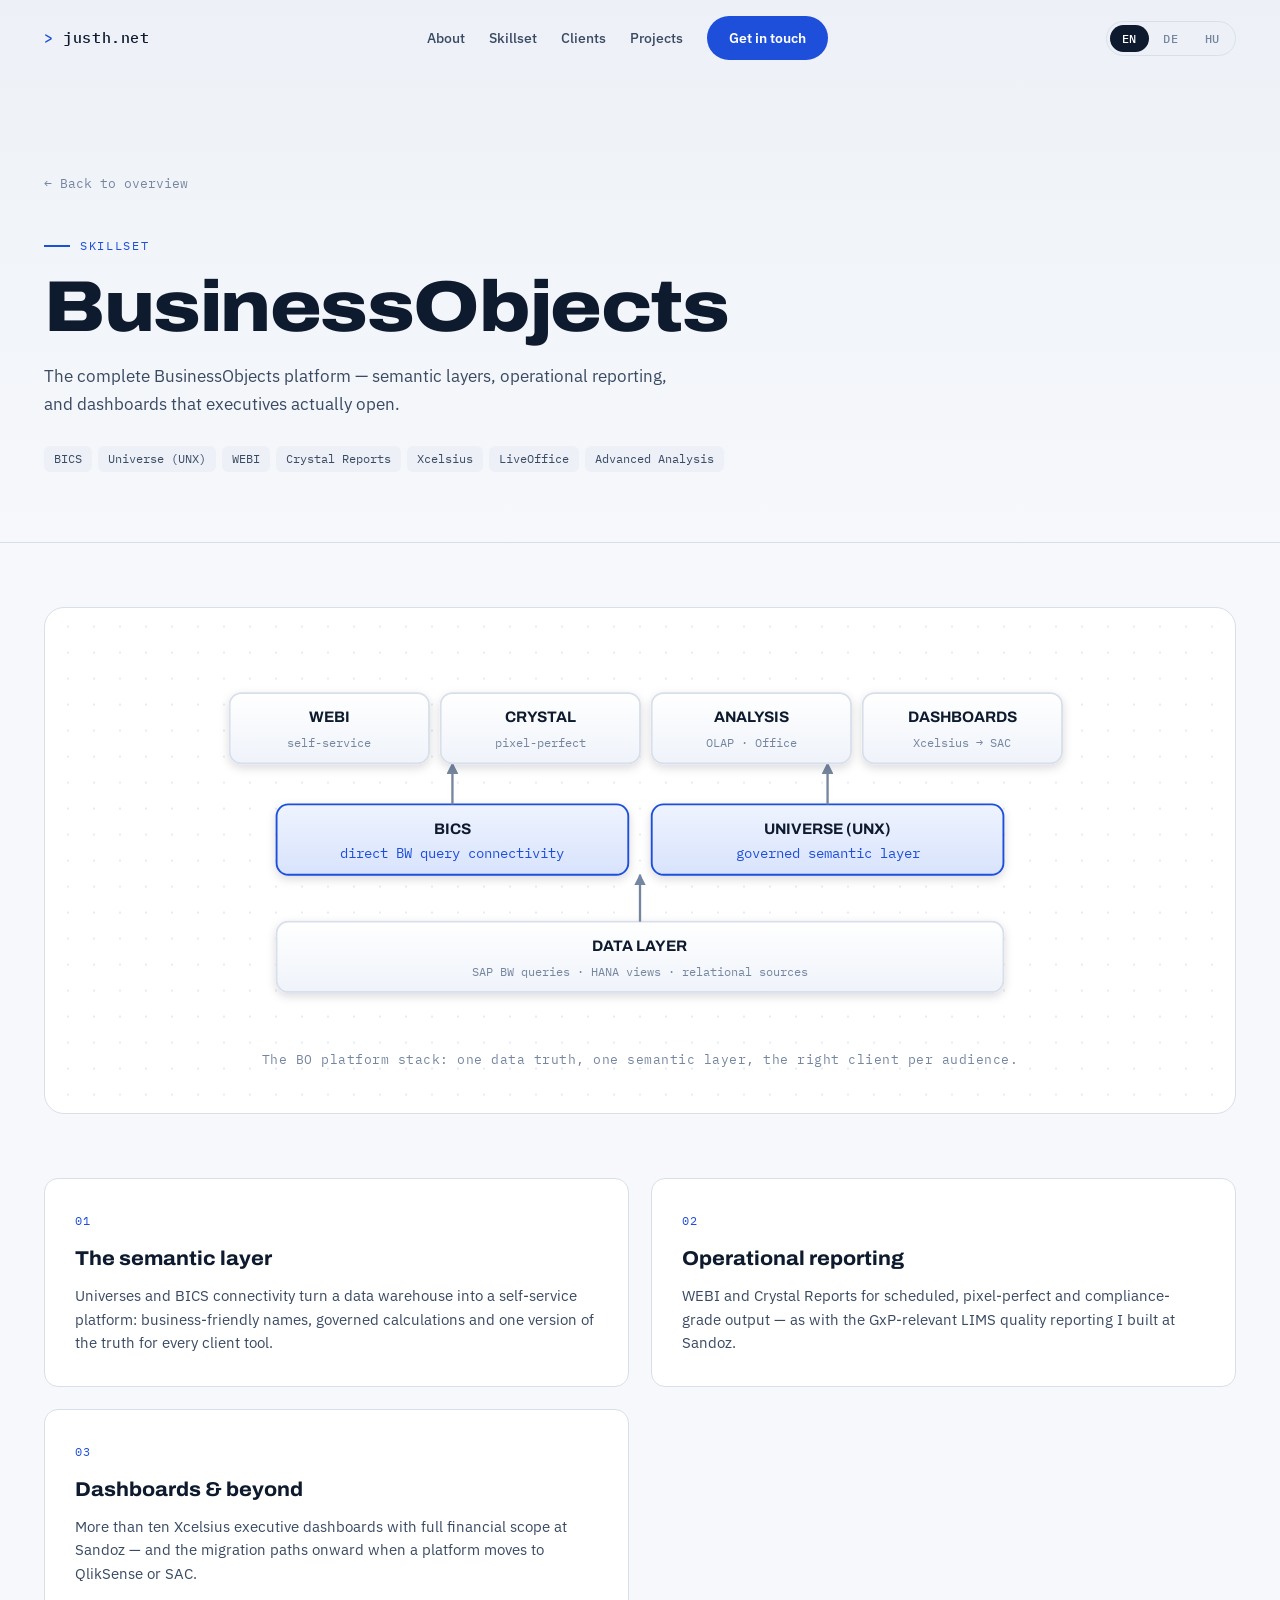
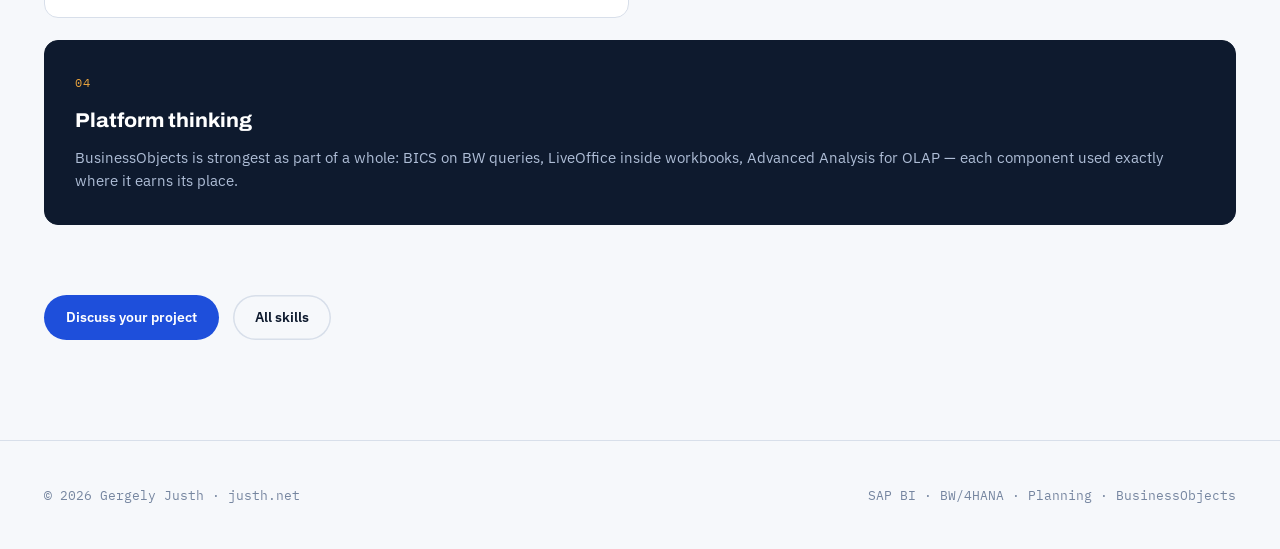
<file: skill-bo.html>
<!DOCTYPE html>
<html lang="en">
<head>
<meta charset="UTF-8">
<meta name="viewport" content="width=device-width, initial-scale=1">
<title>BusinessObjects — Gergely Justh</title>
<link rel="preconnect" href="https://fonts.googleapis.com">
<link rel="preconnect" href="https://fonts.gstatic.com" crossorigin>
<link href="https://fonts.googleapis.com/css2?family=Archivo:wdth,wght@62..125,400..900&family=IBM+Plex+Sans:wght@400;500;600&family=IBM+Plex+Mono:wght@400;500&display=swap" rel="stylesheet">
<link rel="stylesheet" href="assets/style.css">
</head>
<body>

<nav id="nav" class="scrolled">
  <div class="wrap">
    <a class="logo" href="index.html"><b>&gt;</b> justh.net</a>
    <div class="nav-links">
      <a href="index.html#about" data-i18n="nav.about">About</a>
      <a href="index.html#skills" data-i18n="nav.skills">Skillset</a>
      <a href="index.html#clients" data-i18n="nav.clients">Clients</a>
      <a href="index.html#projects" data-i18n="nav.projects">Projects</a>
      <a class="btn" href="mailto:gjusth@gmail.com" data-i18n="nav.cta">Get in touch</a>
    </div>
    <div class="lang-switch" role="group" aria-label="Language">
      <button class="lang-btn active" data-lang="en">EN</button>
      <button class="lang-btn" data-lang="de">DE</button>
      <button class="lang-btn" data-lang="hu">HU</button>
    </div>
  </div>
</nav>

<div class="subhero">
  <div class="wrap">
    <a class="back-link" href="index.html#skills" data-i18n="sub.back">Back to overview</a>
    <br>
    <span class="eyebrow" data-i18n="sub.eyebrow">Skillset</span>
    <h1 data-i18n="s.title">BusinessObjects</h1>
    <p class="lede" data-i18n="s.lede">The complete BusinessObjects platform — semantic layers, operational reporting, and dashboards that executives actually open.</p>
    <div class="tags"><span>BICS</span><span>Universe (UNX)</span><span>WEBI</span><span>Crystal Reports</span><span>Xcelsius</span><span>LiveOffice</span><span>Advanced Analysis</span></div>
  </div>
</div>

<div class="wrap">
  <figure class="diagram-card reveal">
    <svg viewBox="0 0 940 320" xmlns="http://www.w3.org/2000/svg" role="img" aria-label="BusinessObjects platform stack">
<defs>
<marker id="arr" markerUnits="userSpaceOnUse" markerWidth="10" markerHeight="10" refX="9" refY="5" orient="auto"><path d="M0,0 L10,5 L0,10 z" fill="#7686A0"/></marker>
<marker id="arrA" markerUnits="userSpaceOnUse" markerWidth="10" markerHeight="10" refX="9" refY="5" orient="auto"><path d="M0,0 L10,5 L0,10 z" fill="#7686A0"/></marker>
<linearGradient id="gWhite" x1="0" y1="0" x2="0" y2="1"><stop offset="0" stop-color="#FFFFFF"/><stop offset="1" stop-color="#EFF3FA"/></linearGradient>
<linearGradient id="gAccent" x1="0" y1="0" x2="0" y2="1"><stop offset="0" stop-color="#EEF3FE"/><stop offset="1" stop-color="#D8E3FC"/></linearGradient>
<linearGradient id="gDark" x1="0" y1="0" x2="0" y2="1"><stop offset="0" stop-color="#1C2C4B"/><stop offset="1" stop-color="#0B1526"/></linearGradient>
<filter id="soft" x="-25%" y="-25%" width="150%" height="160%"><feDropShadow dx="0" dy="3" stdDeviation="4" flood-color="#0E1A2E" flood-opacity="0.15"/></filter>
</defs>
<rect x="160" y="230" width="620" height="60" rx="10" class="dg-box"/><text x="470" y="255" class="dg-title" text-anchor="middle">DATA LAYER</text><text x="470" y="276" class="dg-label-soft" text-anchor="middle">SAP BW queries · HANA views · relational sources</text>
<path class="dg-arrow-accent" d="M470,230 V190"/>
<rect x="160" y="130" width="300" height="60" rx="10" class="dg-box-accent"/><text x="310" y="155" class="dg-title" text-anchor="middle">BICS</text><text x="310" y="176" class="dg-label-accent" text-anchor="middle">direct BW query connectivity</text>
<rect x="480" y="130" width="300" height="60" rx="10" class="dg-box-accent"/><text x="630" y="155" class="dg-title" text-anchor="middle">UNIVERSE (UNX)</text><text x="630" y="176" class="dg-label-accent" text-anchor="middle">governed semantic layer</text>
<path class="dg-arrow-accent" d="M310,130 V95"/>
<path class="dg-arrow-accent" d="M630,130 V95"/>
<rect x="120" y="35" width="170" height="60" rx="10" class="dg-box"/><text x="205" y="60" class="dg-title" text-anchor="middle">WEBI</text><text x="205" y="81" class="dg-label-soft" text-anchor="middle">self-service</text>
<rect x="300" y="35" width="170" height="60" rx="10" class="dg-box"/><text x="385" y="60" class="dg-title" text-anchor="middle">CRYSTAL</text><text x="385" y="81" class="dg-label-soft" text-anchor="middle">pixel-perfect</text>
<rect x="480" y="35" width="170" height="60" rx="10" class="dg-box"/><text x="565" y="60" class="dg-title" text-anchor="middle">ANALYSIS</text><text x="565" y="81" class="dg-label-soft" text-anchor="middle">OLAP · Office</text>
<rect x="660" y="35" width="170" height="60" rx="10" class="dg-box"/><text x="745" y="60" class="dg-title" text-anchor="middle">DASHBOARDS</text><text x="745" y="81" class="dg-label-soft" text-anchor="middle">Xcelsius → SAC</text>
</svg>
    <figcaption data-i18n="s.cap">The BO platform stack: one data truth, one semantic layer, the right client per audience.</figcaption>
  </figure>

  <div class="content-blocks">
    <div class="content-block reveal">
      <div class="num">01</div>
      <h3 data-i18n="s.b1t">The semantic layer</h3>
      <p data-i18n="s.b1p">Universes and BICS connectivity turn a data warehouse into a self-service platform: business-friendly names, governed calculations and one version of the truth for every client tool.</p>
    </div>
    <div class="content-block reveal d1">
      <div class="num">02</div>
      <h3 data-i18n="s.b2t">Operational reporting</h3>
      <p data-i18n="s.b2p">WEBI and Crystal Reports for scheduled, pixel-perfect and compliance-grade output — as with the GxP-relevant LIMS quality reporting I built at Sandoz.</p>
    </div>
    <div class="content-block reveal">
      <div class="num">03</div>
      <h3 data-i18n="s.b3t">Dashboards &amp; beyond</h3>
      <p data-i18n="s.b3p">More than ten Xcelsius executive dashboards with full financial scope at Sandoz — and the migration paths onward when a platform moves to QlikSense or SAC.</p>
    </div>
    <div class="content-block full reveal d1">
      <div class="num">04</div>
      <h3 data-i18n="s.b4t">Platform thinking</h3>
      <p data-i18n="s.b4p">BusinessObjects is strongest as part of a whole: BICS on BW queries, LiveOffice inside workbooks, Advanced Analysis for OLAP — each component used exactly where it earns its place.</p>
    </div>
  </div>

  <div class="sub-cta">
    <a class="btn" href="mailto:gjusth@gmail.com" data-i18n="sub.cta1">Discuss your project</a>
    <a class="btn ghost" href="index.html#skills" data-i18n="sub.cta2">All skills</a>
  </div>
</div>

<footer>
  <div class="wrap">
    <span>© <span id="year"></span> Gergely Justh · justh.net</span>
    <span>SAP BI · BW/4HANA · Planning · BusinessObjects</span>
  </div>
</footer>

<script>
window.I18N = {
"en": {},
"de": {
"nav.about": "Über mich",
"nav.skills": "Kompetenzen",
"nav.projects": "Projekte",
"nav.clients": "Referenzen",
"nav.cta": "Kontakt aufnehmen",
"sub.back": "Zurück zur Übersicht",
"sub.eyebrow": "Kompetenzen",
"sub.cta1": "Projekt besprechen",
"sub.cta2": "Alle Kompetenzen",
"s.title": "BusinessObjects",
"s.lede": "Die komplette BusinessObjects-Plattform – semantische Schichten, operatives Reporting und Dashboards, die das Management tatsächlich öffnet.",
"s.cap": "Der BO-Plattform-Stack: eine Datenwahrheit, eine semantische Schicht, der passende Client je Zielgruppe.",
"s.b1t": "Die semantische Schicht",
"s.b1p": "Universes und BICS-Konnektivität machen aus einem Data Warehouse eine Self-Service-Plattform: fachliche Bezeichnungen, kontrollierte Berechnungen und eine Version der Wahrheit für jedes Client-Werkzeug.",
"s.b2t": "Operatives Reporting",
"s.b2p": "WEBI und Crystal Reports für terminiertes, pixelgenaues und compliance-taugliches Reporting – wie beim GxP-relevanten LIMS-Qualitätsreporting, das ich bei Sandoz aufgebaut habe.",
"s.b3t": "Dashboards und mehr",
"s.b3p": "Über zehn Xcelsius-Management-Dashboards mit vollem Finanzumfang bei Sandoz – und die Migrationspfade weiter, wenn eine Plattform zu QlikSense oder SAC wechselt.",
"s.b4t": "Plattform-Denken",
"s.b4p": "BusinessObjects ist am stärksten als Teil eines Ganzen: BICS auf BW-Queries, LiveOffice in Workbooks, Advanced Analysis für OLAP – jede Komponente genau dort, wo sie ihren Platz verdient."
},
"hu": {
"nav.about": "Rólam",
"nav.skills": "Szakterületek",
"nav.projects": "Projektek",
"nav.clients": "Ügyfelek",
"nav.cta": "Kapcsolatfelvétel",
"sub.back": "Vissza az áttekintéshez",
"sub.eyebrow": "Szakterületek",
"sub.cta1": "Beszéljünk a projektjéről",
"sub.cta2": "Összes szakterület",
"s.title": "BusinessObjects",
"s.lede": "A teljes BusinessObjects-platform – szemantikus rétegek, operatív riporting és olyan dashboardok, amelyeket a vezetők valóban megnyitnak.",
"s.cap": "A BO-platform rétegei: egyetlen adatigazság, egyetlen szemantikus réteg, célközönségenként a megfelelő kliens.",
"s.b1t": "A szemantikus réteg",
"s.b1p": "A universe-ök és a BICS-kapcsolat önkiszolgáló platformmá teszik az adattárházat: üzleti elnevezések, kontrollált számítások és az igazság egyetlen verziója minden klienseszköz számára.",
"s.b2t": "Operatív riporting",
"s.b2p": "WEBI és Crystal Reports az ütemezett, pixelpontos és megfelelőségi szintű riportinghoz – ahogy a Sandoznál épített, GxP-releváns LIMS minőségi riportingnál.",
"s.b3t": "Dashboardok és tovább",
"s.b3p": "Több mint tíz Xcelsius vezetői dashboard teljes pénzügyi lefedettséggel a Sandoznál – és a továbblépési utak, amikor egy platform QlikSense-re vagy SAC-ra vált.",
"s.b4t": "Platformszemlélet",
"s.b4p": "A BusinessObjects egy egész részeként a legerősebb: BICS a BW-lekérdezéseken, LiveOffice a munkafüzetekben, Advanced Analysis az OLAP-hoz – minden komponens pontosan ott, ahol kiérdemli a helyét."
}
};
</script>
<script src="assets/app.js"></script>
</body>
</html>
</file>
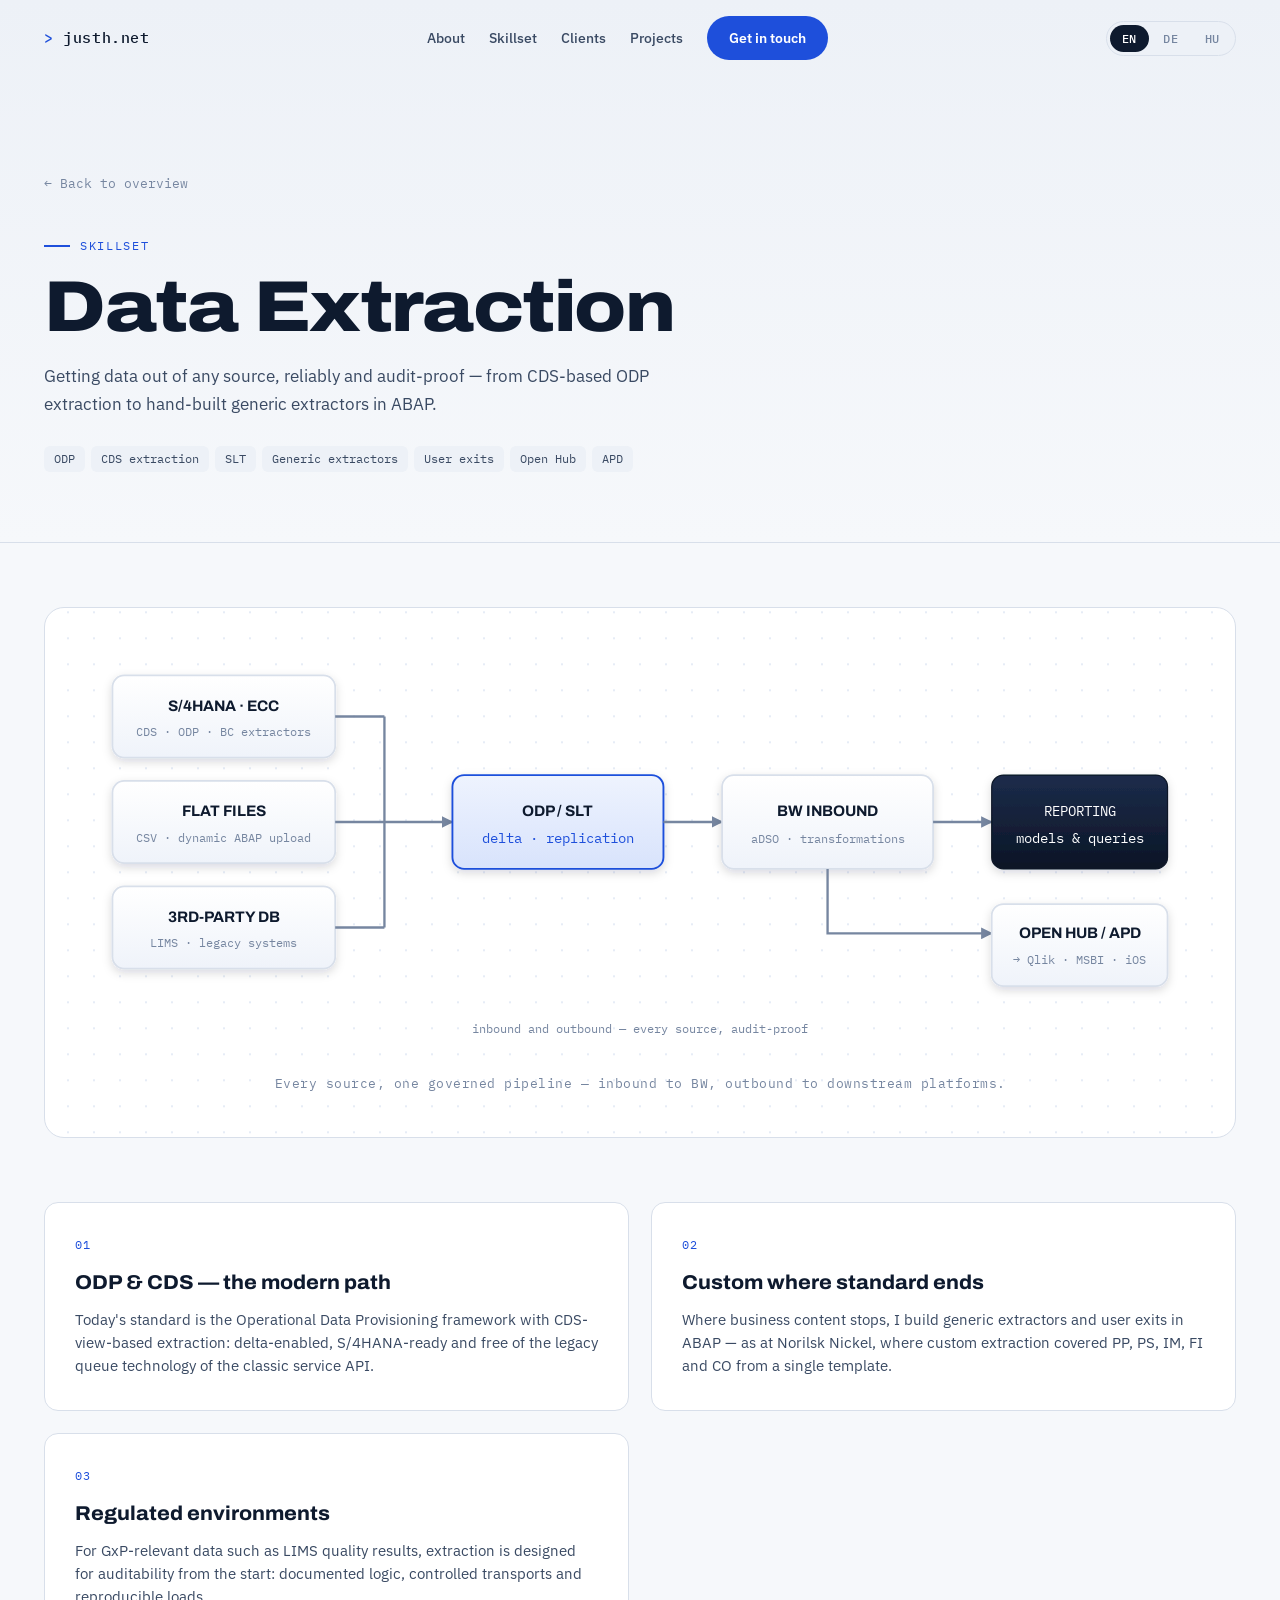
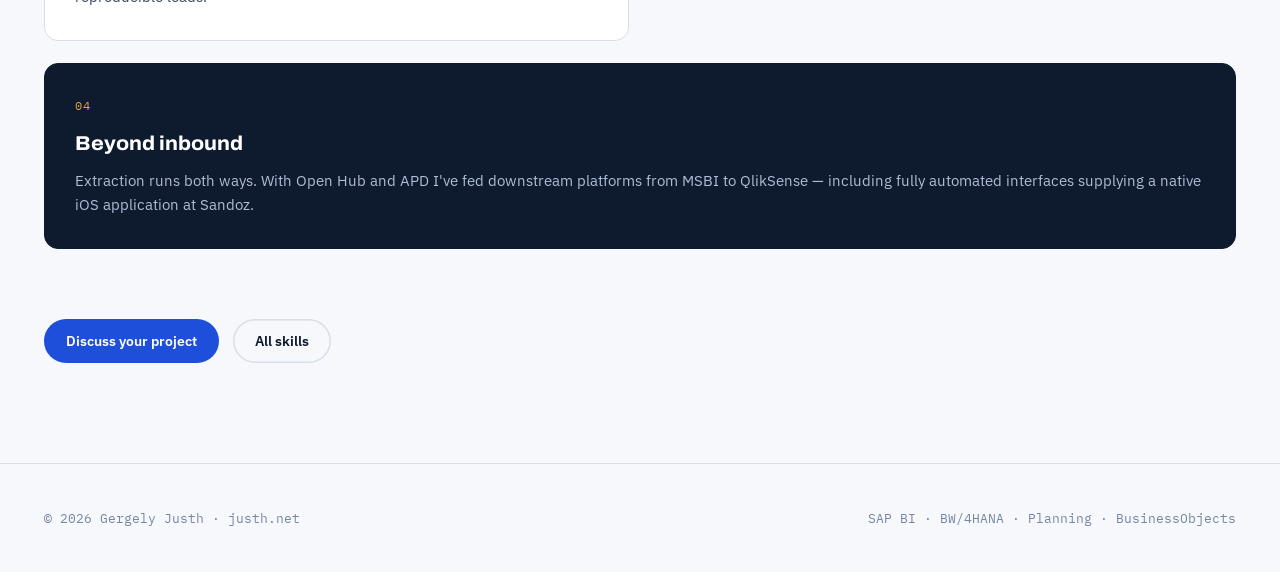
<file: skill-extraction.html>
<!DOCTYPE html>
<html lang="en">
<head>
<meta charset="UTF-8">
<meta name="viewport" content="width=device-width, initial-scale=1">
<title>Data Extraction — Gergely Justh</title>
<link rel="preconnect" href="https://fonts.googleapis.com">
<link rel="preconnect" href="https://fonts.gstatic.com" crossorigin>
<link href="https://fonts.googleapis.com/css2?family=Archivo:wdth,wght@62..125,400..900&family=IBM+Plex+Sans:wght@400;500;600&family=IBM+Plex+Mono:wght@400;500&display=swap" rel="stylesheet">
<link rel="stylesheet" href="assets/style.css">
</head>
<body>

<nav id="nav" class="scrolled">
  <div class="wrap">
    <a class="logo" href="index.html"><b>&gt;</b> justh.net</a>
    <div class="nav-links">
      <a href="index.html#about" data-i18n="nav.about">About</a>
      <a href="index.html#skills" data-i18n="nav.skills">Skillset</a>
      <a href="index.html#clients" data-i18n="nav.clients">Clients</a>
      <a href="index.html#projects" data-i18n="nav.projects">Projects</a>
      <a class="btn" href="mailto:gjusth@gmail.com" data-i18n="nav.cta">Get in touch</a>
    </div>
    <div class="lang-switch" role="group" aria-label="Language">
      <button class="lang-btn active" data-lang="en">EN</button>
      <button class="lang-btn" data-lang="de">DE</button>
      <button class="lang-btn" data-lang="hu">HU</button>
    </div>
  </div>
</nav>

<div class="subhero">
  <div class="wrap">
    <a class="back-link" href="index.html#skills" data-i18n="sub.back">Back to overview</a>
    <br>
    <span class="eyebrow" data-i18n="sub.eyebrow">Skillset</span>
    <h1 data-i18n="s.title">Data Extraction</h1>
    <p class="lede" data-i18n="s.lede">Getting data out of any source, reliably and audit-proof — from CDS-based ODP extraction to hand-built generic extractors in ABAP.</p>
    <div class="tags"><span>ODP</span><span>CDS extraction</span><span>SLT</span><span>Generic extractors</span><span>User exits</span><span>Open Hub</span><span>APD</span></div>
  </div>
</div>

<div class="wrap">
  <figure class="diagram-card reveal">
    <svg viewBox="0 0 940 340" xmlns="http://www.w3.org/2000/svg" role="img" aria-label="Extraction architecture">
<defs>
<marker id="arr" markerUnits="userSpaceOnUse" markerWidth="10" markerHeight="10" refX="9" refY="5" orient="auto"><path d="M0,0 L10,5 L0,10 z" fill="#7686A0"/></marker>
<marker id="arrA" markerUnits="userSpaceOnUse" markerWidth="10" markerHeight="10" refX="9" refY="5" orient="auto"><path d="M0,0 L10,5 L0,10 z" fill="#7686A0"/></marker>
<linearGradient id="gWhite" x1="0" y1="0" x2="0" y2="1"><stop offset="0" stop-color="#FFFFFF"/><stop offset="1" stop-color="#EFF3FA"/></linearGradient>
<linearGradient id="gAccent" x1="0" y1="0" x2="0" y2="1"><stop offset="0" stop-color="#EEF3FE"/><stop offset="1" stop-color="#D8E3FC"/></linearGradient>
<linearGradient id="gDark" x1="0" y1="0" x2="0" y2="1"><stop offset="0" stop-color="#1C2C4B"/><stop offset="1" stop-color="#0B1526"/></linearGradient>
<filter id="soft" x="-25%" y="-25%" width="150%" height="160%"><feDropShadow dx="0" dy="3" stdDeviation="4" flood-color="#0E1A2E" flood-opacity="0.15"/></filter>
</defs>
<rect x="20" y="20" width="190" height="70" rx="10" class="dg-box"/><text x="115" y="50" class="dg-title" text-anchor="middle">S/4HANA · ECC</text><text x="115" y="72" class="dg-label-soft" text-anchor="middle">CDS · ODP · BC extractors</text>
<rect x="20" y="110" width="190" height="70" rx="10" class="dg-box"/><text x="115" y="140" class="dg-title" text-anchor="middle">FLAT FILES</text><text x="115" y="162" class="dg-label-soft" text-anchor="middle">CSV · dynamic ABAP upload</text>
<rect x="20" y="200" width="190" height="70" rx="10" class="dg-box"/><text x="115" y="230" class="dg-title" text-anchor="middle">3RD-PARTY DB</text><text x="115" y="252" class="dg-label-soft" text-anchor="middle">LIMS · legacy systems</text>
<path class="dg-arrow" style="marker-end:none" d="M210,55 H252"/>
<path class="dg-arrow" style="marker-end:none" d="M210,235 H252"/>
<path class="dg-arrow" style="marker-end:none" d="M252,55 V235"/>
<path class="dg-arrow" d="M210,145 H310"/>
<rect x="310" y="105" width="180" height="80" rx="10" class="dg-box-accent"/><text x="400" y="140" class="dg-title" text-anchor="middle">ODP / SLT</text><text x="400" y="163" class="dg-label-accent" text-anchor="middle">delta · replication</text>
<path class="dg-arrow-accent" d="M490,145 H540"/>
<rect x="540" y="105" width="180" height="80" rx="10" class="dg-box"/><text x="630" y="140" class="dg-title" text-anchor="middle">BW INBOUND</text><text x="630" y="163" class="dg-label-soft" text-anchor="middle">aDSO · transformations</text>
<path class="dg-arrow" d="M720,145 H770"/>
<rect x="770" y="105" width="150" height="80" rx="10" class="dg-box-dark"/><text x="845" y="140" class="dg-label-light" text-anchor="middle">REPORTING</text><text x="845" y="163" class="dg-label-light" text-anchor="middle">models &amp; queries</text>
<path class="dg-arrow" d="M630,185 V240 H770"/>
<rect x="770" y="215" width="150" height="70" rx="10" class="dg-box"/><text x="845" y="244" class="dg-title" text-anchor="middle">OPEN HUB / APD</text><text x="845" y="266" class="dg-label-soft" text-anchor="middle">→ Qlik · MSBI · iOS</text>
<text x="470" y="325" class="dg-label-soft" text-anchor="middle">inbound and outbound — every source, audit-proof</text>
</svg>
    <figcaption data-i18n="s.cap">Every source, one governed pipeline — inbound to BW, outbound to downstream platforms.</figcaption>
  </figure>

  <div class="content-blocks">
    <div class="content-block reveal">
      <div class="num">01</div>
      <h3 data-i18n="s.b1t">ODP &amp; CDS — the modern path</h3>
      <p data-i18n="s.b1p">Today's standard is the Operational Data Provisioning framework with CDS-view-based extraction: delta-enabled, S/4HANA-ready and free of the legacy queue technology of the classic service API.</p>
    </div>
    <div class="content-block reveal d1">
      <div class="num">02</div>
      <h3 data-i18n="s.b2t">Custom where standard ends</h3>
      <p data-i18n="s.b2p">Where business content stops, I build generic extractors and user exits in ABAP — as at Norilsk Nickel, where custom extraction covered PP, PS, IM, FI and CO from a single template.</p>
    </div>
    <div class="content-block reveal">
      <div class="num">03</div>
      <h3 data-i18n="s.b3t">Regulated environments</h3>
      <p data-i18n="s.b3p">For GxP-relevant data such as LIMS quality results, extraction is designed for auditability from the start: documented logic, controlled transports and reproducible loads.</p>
    </div>
    <div class="content-block full reveal d1">
      <div class="num">04</div>
      <h3 data-i18n="s.b4t">Beyond inbound</h3>
      <p data-i18n="s.b4p">Extraction runs both ways. With Open Hub and APD I've fed downstream platforms from MSBI to QlikSense — including fully automated interfaces supplying a native iOS application at Sandoz.</p>
    </div>
  </div>

  <div class="sub-cta">
    <a class="btn" href="mailto:gjusth@gmail.com" data-i18n="sub.cta1">Discuss your project</a>
    <a class="btn ghost" href="index.html#skills" data-i18n="sub.cta2">All skills</a>
  </div>
</div>

<footer>
  <div class="wrap">
    <span>© <span id="year"></span> Gergely Justh · justh.net</span>
    <span>SAP BI · BW/4HANA · Planning · BusinessObjects</span>
  </div>
</footer>

<script>
window.I18N = {
"en": {},
"de": {
"nav.about": "Über mich",
"nav.skills": "Kompetenzen",
"nav.projects": "Projekte",
"nav.clients": "Referenzen",
"nav.cta": "Kontakt aufnehmen",
"sub.back": "Zurück zur Übersicht",
"sub.eyebrow": "Kompetenzen",
"sub.cta1": "Projekt besprechen",
"sub.cta2": "Alle Kompetenzen",
"s.title": "Datenextraktion",
"s.lede": "Daten aus jeder Quelle – zuverlässig und revisionssicher, von CDS-basierter ODP-Extraktion bis zu selbst entwickelten generischen Extraktoren in ABAP.",
"s.cap": "Jede Quelle, eine kontrollierte Pipeline – inbound nach BW, outbound an nachgelagerte Plattformen.",
"s.b1t": "ODP &amp; CDS – der moderne Weg",
"s.b1p": "Der heutige Standard ist das Operational-Data-Provisioning-Framework mit CDS-View-basierter Extraktion: deltafähig, S/4HANA-ready und frei von der Alt-Queue-Technologie der klassischen Service-API.",
"s.b2t": "Individuell, wo der Standard endet",
"s.b2p": "Wo der Business Content aufhört, baue ich generische Extraktoren und User Exits in ABAP – wie bei Norilsk Nickel, wo eine eigenentwickelte Extraktion PP, PS, IM, FI und CO aus einer einzigen Vorlage abdeckte.",
"s.b3t": "Regulierte Umgebungen",
"s.b3p": "Für GxP-relevante Daten wie LIMS-Qualitätsergebnisse wird die Extraktion von Beginn an revisionssicher ausgelegt: dokumentierte Logik, kontrollierte Transporte und reproduzierbare Ladeläufe.",
"s.b4t": "Nicht nur inbound",
"s.b4p": "Extraktion läuft in beide Richtungen. Mit Open Hub und APD habe ich nachgelagerte Plattformen von MSBI bis QlikSense versorgt – einschließlich vollautomatischer Schnittstellen für eine native iOS-App bei Sandoz."
},
"hu": {
"nav.about": "Rólam",
"nav.skills": "Szakterületek",
"nav.projects": "Projektek",
"nav.clients": "Ügyfelek",
"nav.cta": "Kapcsolatfelvétel",
"sub.back": "Vissza az áttekintéshez",
"sub.eyebrow": "Szakterületek",
"sub.cta1": "Beszéljünk a projektjéről",
"sub.cta2": "Összes szakterület",
"s.title": "Adatkinyerés",
"s.lede": "Adatok bármilyen forrásból – megbízhatóan és auditbiztosan, a CDS-alapú ODP-extrakciótól a saját fejlesztésű ABAP generikus extraktorokig.",
"s.cap": "Minden forrás, egyetlen kontrollált csővezeték – befelé a BW-be, kifelé a további platformokra.",
"s.b1t": "ODP és CDS – a modern út",
"s.b1p": "A mai standard az Operational Data Provisioning keretrendszer CDS-view-alapú extrakcióval: deltaképes, S/4HANA-kompatibilis, és mentes a klasszikus service API örökölt queue-technológiájától.",
"s.b2t": "Egyedi ott, ahol a standard véget ér",
"s.b2p": "Ahol a business content megáll, ott generikus extraktorokat és user exiteket építek ABAP-ban – ahogy a Norilsk Nickelnél, ahol az egyedi extrakció egyetlen sablonból fedte le a PP, PS, IM, FI és CO területeket.",
"s.b3t": "Szabályozott környezetek",
"s.b3p": "A GxP-releváns adatoknál – például LIMS minőségi eredményeknél – az extrakció a kezdetektől auditálhatóra van tervezve: dokumentált logika, kontrollált transzportok, reprodukálható betöltések.",
"s.b4t": "Nem csak befelé",
"s.b4p": "Az adatkinyerés két irányban működik. Open Hubbal és APD-vel tápláltam további platformokat az MSBI-tól a QlikSense-ig – beleértve egy natív iOS-alkalmazást teljesen automatizáltan kiszolgáló interfészeket a Sandoznál."
}
};
</script>
<script src="assets/app.js"></script>
</body>
</html>
</file>
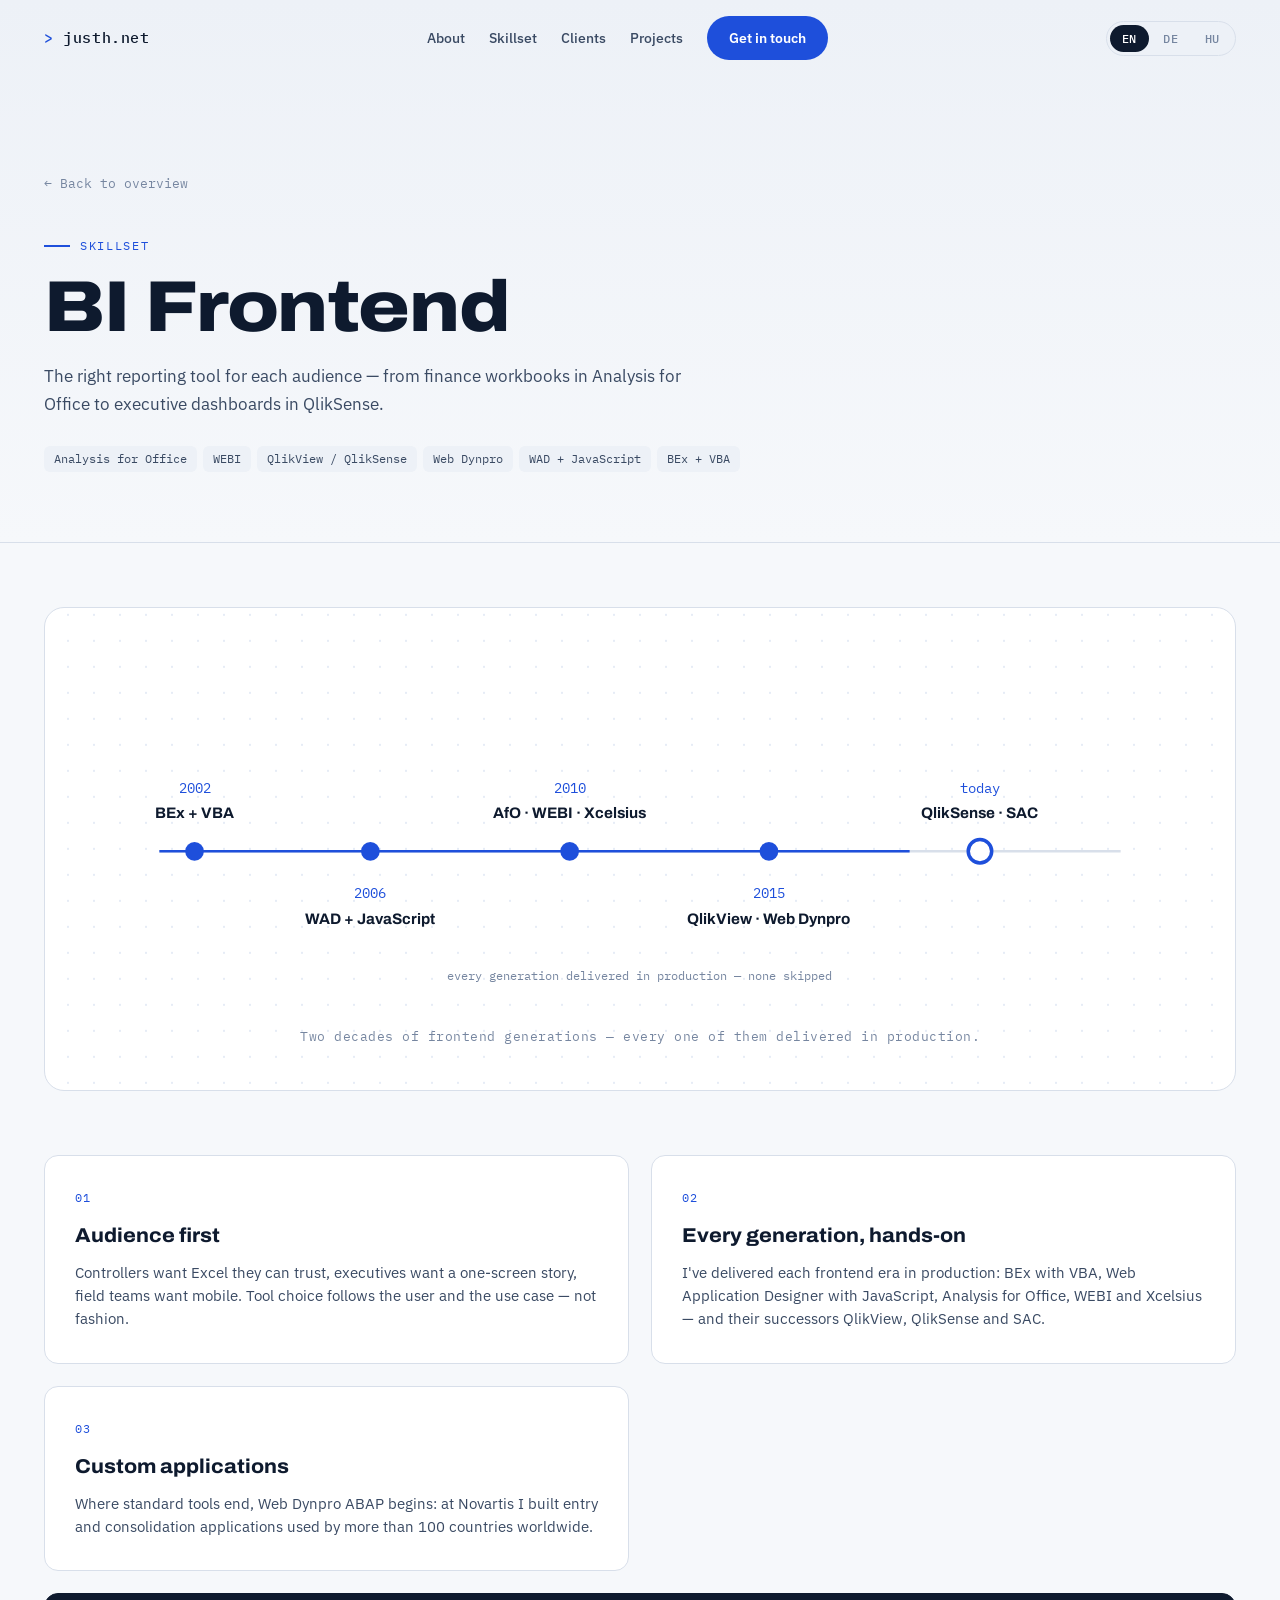
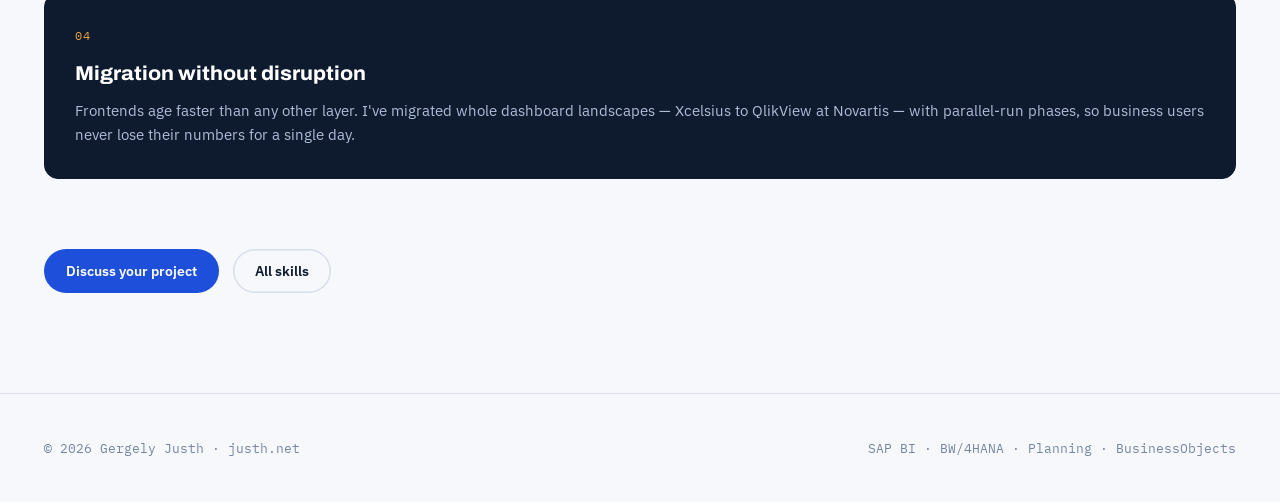
<file: skill-frontend.html>
<!DOCTYPE html>
<html lang="en">
<head>
<meta charset="UTF-8">
<meta name="viewport" content="width=device-width, initial-scale=1">
<title>BI Frontend — Gergely Justh</title>
<link rel="preconnect" href="https://fonts.googleapis.com">
<link rel="preconnect" href="https://fonts.gstatic.com" crossorigin>
<link href="https://fonts.googleapis.com/css2?family=Archivo:wdth,wght@62..125,400..900&family=IBM+Plex+Sans:wght@400;500;600&family=IBM+Plex+Mono:wght@400;500&display=swap" rel="stylesheet">
<link rel="stylesheet" href="assets/style.css">
</head>
<body>

<nav id="nav" class="scrolled">
  <div class="wrap">
    <a class="logo" href="index.html"><b>&gt;</b> justh.net</a>
    <div class="nav-links">
      <a href="index.html#about" data-i18n="nav.about">About</a>
      <a href="index.html#skills" data-i18n="nav.skills">Skillset</a>
      <a href="index.html#clients" data-i18n="nav.clients">Clients</a>
      <a href="index.html#projects" data-i18n="nav.projects">Projects</a>
      <a class="btn" href="mailto:gjusth@gmail.com" data-i18n="nav.cta">Get in touch</a>
    </div>
    <div class="lang-switch" role="group" aria-label="Language">
      <button class="lang-btn active" data-lang="en">EN</button>
      <button class="lang-btn" data-lang="de">DE</button>
      <button class="lang-btn" data-lang="hu">HU</button>
    </div>
  </div>
</nav>

<div class="subhero">
  <div class="wrap">
    <a class="back-link" href="index.html#skills" data-i18n="sub.back">Back to overview</a>
    <br>
    <span class="eyebrow" data-i18n="sub.eyebrow">Skillset</span>
    <h1 data-i18n="s.title">BI Frontend</h1>
    <p class="lede" data-i18n="s.lede">The right reporting tool for each audience — from finance workbooks in Analysis for Office to executive dashboards in QlikSense.</p>
    <div class="tags"><span>Analysis for Office</span><span>WEBI</span><span>QlikView / QlikSense</span><span>Web Dynpro</span><span>WAD + JavaScript</span><span>BEx + VBA</span></div>
  </div>
</div>

<div class="wrap">
  <figure class="diagram-card reveal">
    <svg viewBox="0 0 940 300" xmlns="http://www.w3.org/2000/svg" role="img" aria-label="Frontend evolution timeline">
<defs>
<marker id="arr" markerUnits="userSpaceOnUse" markerWidth="10" markerHeight="10" refX="9" refY="5" orient="auto"><path d="M0,0 L10,5 L0,10 z" fill="#7686A0"/></marker>
<marker id="arrA" markerUnits="userSpaceOnUse" markerWidth="10" markerHeight="10" refX="9" refY="5" orient="auto"><path d="M0,0 L10,5 L0,10 z" fill="#7686A0"/></marker>
<linearGradient id="gWhite" x1="0" y1="0" x2="0" y2="1"><stop offset="0" stop-color="#FFFFFF"/><stop offset="1" stop-color="#EFF3FA"/></linearGradient>
<linearGradient id="gAccent" x1="0" y1="0" x2="0" y2="1"><stop offset="0" stop-color="#EEF3FE"/><stop offset="1" stop-color="#D8E3FC"/></linearGradient>
<linearGradient id="gDark" x1="0" y1="0" x2="0" y2="1"><stop offset="0" stop-color="#1C2C4B"/><stop offset="1" stop-color="#0B1526"/></linearGradient>
<filter id="soft" x="-25%" y="-25%" width="150%" height="160%"><feDropShadow dx="0" dy="3" stdDeviation="4" flood-color="#0E1A2E" flood-opacity="0.15"/></filter>
</defs>
<line x1="60" y1="170" x2="880" y2="170" stroke="#D8DFEA" stroke-width="2"/>
<line x1="60" y1="170" x2="700" y2="170" stroke="#1E4FDB" stroke-width="2"/>
<circle cx="90" cy="170" r="8" fill="#1E4FDB"/><circle cx="240" cy="170" r="8" fill="#1E4FDB"/>
<circle cx="410" cy="170" r="8" fill="#1E4FDB"/><circle cx="580" cy="170" r="8" fill="#1E4FDB"/>
<circle cx="760" cy="170" r="10" fill="#fff" stroke="#1E4FDB" stroke-width="3"/>
<text x="90" y="120" class="dg-label-accent" text-anchor="middle">2002</text><text x="90" y="142" class="dg-title" text-anchor="middle">BEx + VBA</text>
<text x="240" y="210" class="dg-label-accent" text-anchor="middle">2006</text><text x="240" y="232" class="dg-title" text-anchor="middle">WAD + JavaScript</text>
<text x="410" y="120" class="dg-label-accent" text-anchor="middle">2010</text><text x="410" y="142" class="dg-title" text-anchor="middle">AfO · WEBI · Xcelsius</text>
<text x="580" y="210" class="dg-label-accent" text-anchor="middle">2015</text><text x="580" y="232" class="dg-title" text-anchor="middle">QlikView · Web Dynpro</text>
<text x="760" y="120" class="dg-label-accent" text-anchor="middle">today</text><text x="760" y="142" class="dg-title" text-anchor="middle">QlikSense · SAC</text>
<text x="470" y="280" class="dg-label-soft" text-anchor="middle">every generation delivered in production — none skipped</text>
</svg>
    <figcaption data-i18n="s.cap">Two decades of frontend generations — every one of them delivered in production.</figcaption>
  </figure>

  <div class="content-blocks">
    <div class="content-block reveal">
      <div class="num">01</div>
      <h3 data-i18n="s.b1t">Audience first</h3>
      <p data-i18n="s.b1p">Controllers want Excel they can trust, executives want a one-screen story, field teams want mobile. Tool choice follows the user and the use case — not fashion.</p>
    </div>
    <div class="content-block reveal d1">
      <div class="num">02</div>
      <h3 data-i18n="s.b2t">Every generation, hands-on</h3>
      <p data-i18n="s.b2p">I've delivered each frontend era in production: BEx with VBA, Web Application Designer with JavaScript, Analysis for Office, WEBI and Xcelsius — and their successors QlikView, QlikSense and SAC.</p>
    </div>
    <div class="content-block reveal">
      <div class="num">03</div>
      <h3 data-i18n="s.b3t">Custom applications</h3>
      <p data-i18n="s.b3p">Where standard tools end, Web Dynpro ABAP begins: at Novartis I built entry and consolidation applications used by more than 100 countries worldwide.</p>
    </div>
    <div class="content-block full reveal d1">
      <div class="num">04</div>
      <h3 data-i18n="s.b4t">Migration without disruption</h3>
      <p data-i18n="s.b4p">Frontends age faster than any other layer. I've migrated whole dashboard landscapes — Xcelsius to QlikView at Novartis — with parallel-run phases, so business users never lose their numbers for a single day.</p>
    </div>
  </div>

  <div class="sub-cta">
    <a class="btn" href="mailto:gjusth@gmail.com" data-i18n="sub.cta1">Discuss your project</a>
    <a class="btn ghost" href="index.html#skills" data-i18n="sub.cta2">All skills</a>
  </div>
</div>

<footer>
  <div class="wrap">
    <span>© <span id="year"></span> Gergely Justh · justh.net</span>
    <span>SAP BI · BW/4HANA · Planning · BusinessObjects</span>
  </div>
</footer>

<script>
window.I18N = {
"en": {},
"de": {
"nav.about": "Über mich",
"nav.skills": "Kompetenzen",
"nav.projects": "Projekte",
"nav.clients": "Referenzen",
"nav.cta": "Kontakt aufnehmen",
"sub.back": "Zurück zur Übersicht",
"sub.eyebrow": "Kompetenzen",
"sub.cta1": "Projekt besprechen",
"sub.cta2": "Alle Kompetenzen",
"s.title": "BI-Frontend",
"s.lede": "Das richtige Reporting-Werkzeug für jede Zielgruppe – vom Finanz-Workbook in Analysis for Office bis zum Management-Dashboard in QlikSense.",
"s.cap": "Zwei Jahrzehnte Frontend-Generationen – jede davon produktiv ausgeliefert.",
"s.b1t": "Zielgruppe zuerst",
"s.b1p": "Controller wollen Excel, dem sie vertrauen können, das Management will die Geschichte auf einem Bildschirm, Außendienstteams wollen mobil arbeiten. Die Werkzeugwahl folgt dem Anwender und dem Anwendungsfall – nicht der Mode.",
"s.b2t": "Jede Generation, hands-on",
"s.b2p": "Ich habe jede Frontend-Ära produktiv umgesetzt: BEx mit VBA, Web Application Designer mit JavaScript, Analysis for Office, WEBI und Xcelsius – sowie deren Nachfolger QlikView, QlikSense und SAC.",
"s.b3t": "Individuelle Anwendungen",
"s.b3p": "Wo Standardwerkzeuge enden, beginnt Web Dynpro ABAP: Bei Novartis habe ich Erfassungs- und Konsolidierungsanwendungen gebaut, die weltweit von über 100 Ländern genutzt werden.",
"s.b4t": "Migration ohne Unterbrechung",
"s.b4p": "Frontends altern schneller als jede andere Schicht. Ich habe ganze Dashboard-Landschaften migriert – Xcelsius nach QlikView bei Novartis – mit Parallelbetriebsphasen, damit die Fachbereiche keinen einzigen Tag ohne ihre Zahlen sind."
},
"hu": {
"nav.about": "Rólam",
"nav.skills": "Szakterületek",
"nav.projects": "Projektek",
"nav.clients": "Ügyfelek",
"nav.cta": "Kapcsolatfelvétel",
"sub.back": "Vissza az áttekintéshez",
"sub.eyebrow": "Szakterületek",
"sub.cta1": "Beszéljünk a projektjéről",
"sub.cta2": "Összes szakterület",
"s.title": "BI-frontend",
"s.lede": "Minden célközönségnek a megfelelő riporting-eszköz – az Analysis for Office pénzügyi munkafüzetektől a QlikSense vezetői dashboardokig.",
"s.cap": "Két évtizednyi frontend-generáció – mindegyik éles üzemben leszállítva.",
"s.b1t": "A felhasználó az első",
"s.b1p": "A kontrollerek megbízható Excelt akarnak, a vezetők egy képernyőn elmesélt történetet, a terepi csapatok mobilt. Az eszközválasztás a felhasználót és a felhasználási esetet követi – nem a divatot.",
"s.b2t": "Minden generáció, első kézből",
"s.b2p": "Minden frontend-korszakot éles üzemben szállítottam: BEx VBA-val, Web Application Designer JavaScripttel, Analysis for Office, WEBI és Xcelsius – valamint az utódaik: QlikView, QlikSense és SAC.",
"s.b3t": "Egyedi alkalmazások",
"s.b3p": "Ahol a standard eszközök véget érnek, ott kezdődik a Web Dynpro ABAP: a Novartisnál olyan adatrögzítő és konszolidációs alkalmazásokat építettem, amelyeket világszerte több mint 100 ország használ.",
"s.b4t": "Migráció fennakadás nélkül",
"s.b4p": "A frontend öregszik a leggyorsabban minden réteg közül. Teljes dashboard-környezeteket migráltam – Xcelsiusról QlikView-ra a Novartisnál – párhuzamos üzemeltetési fázisokkal, hogy az üzleti felhasználók egyetlen napra se maradjanak a számaik nélkül."
}
};
</script>
<script src="assets/app.js"></script>
</body>
</html>
</file>
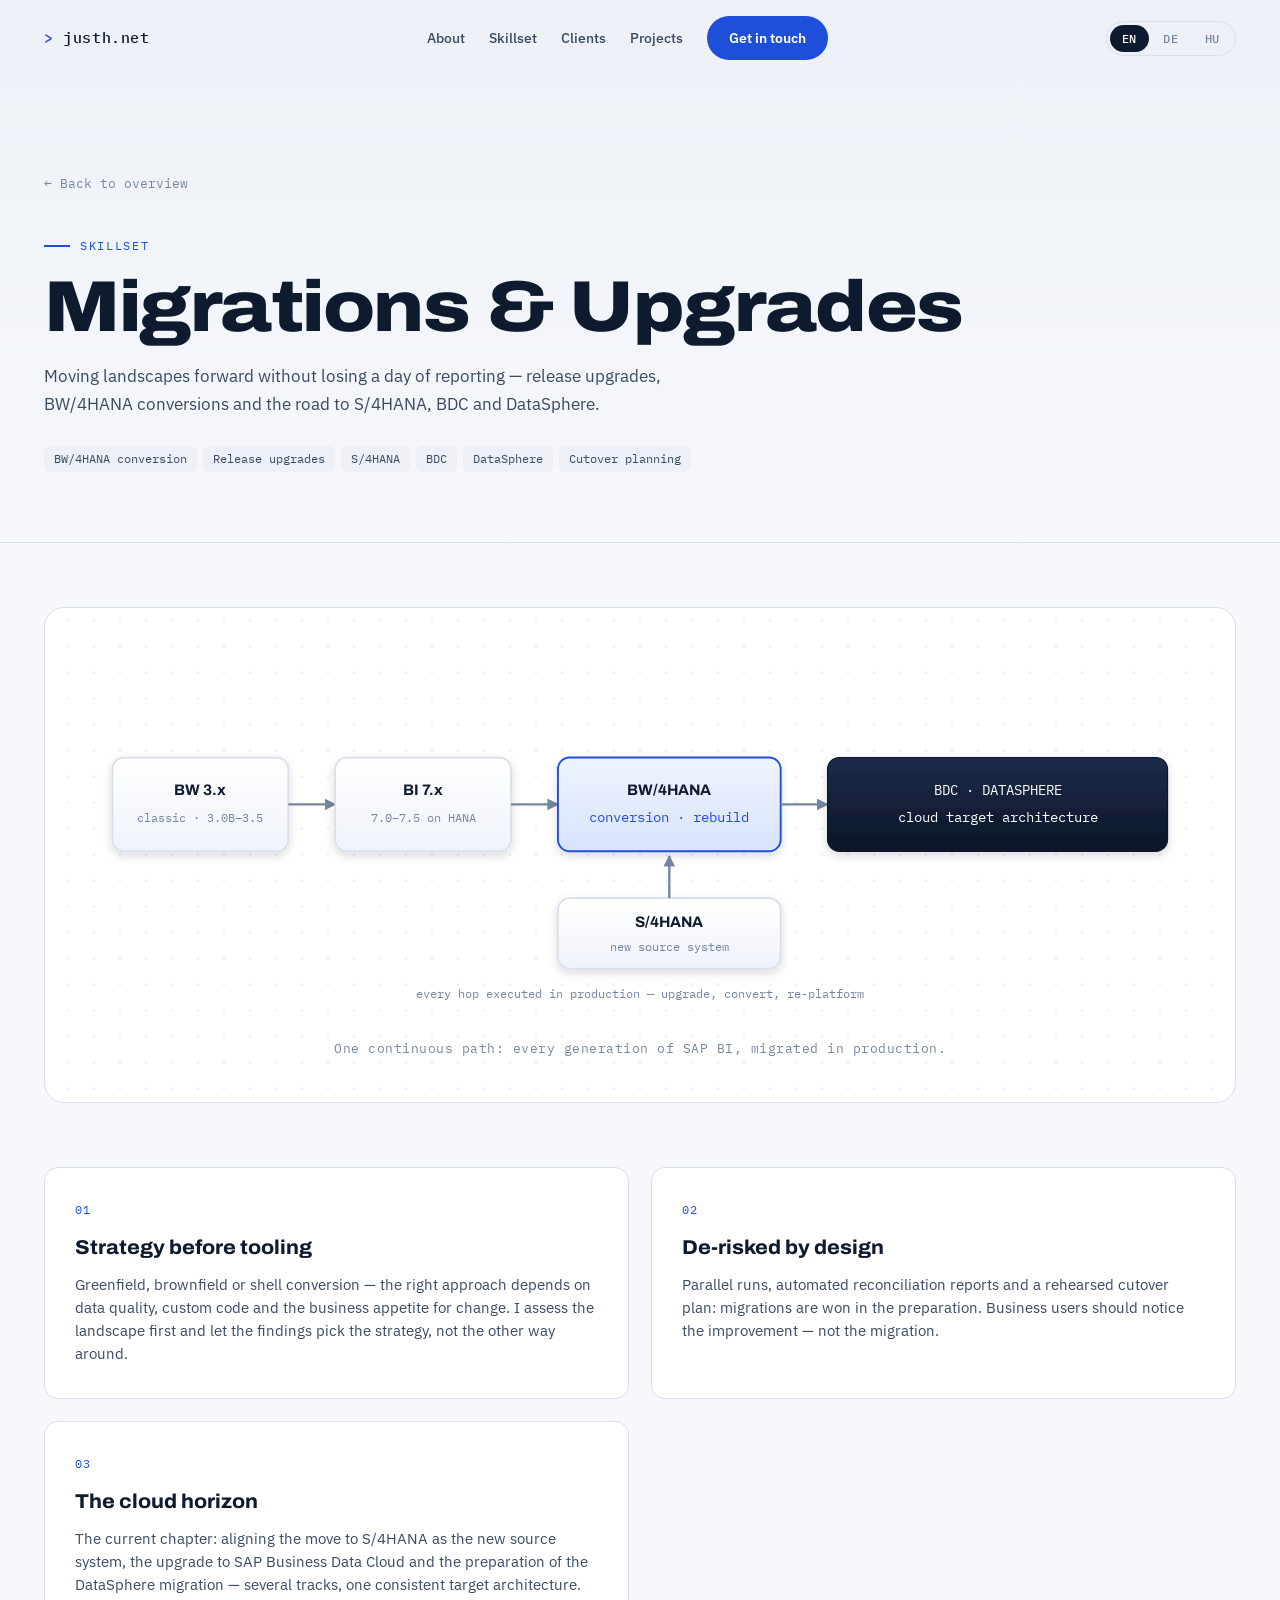
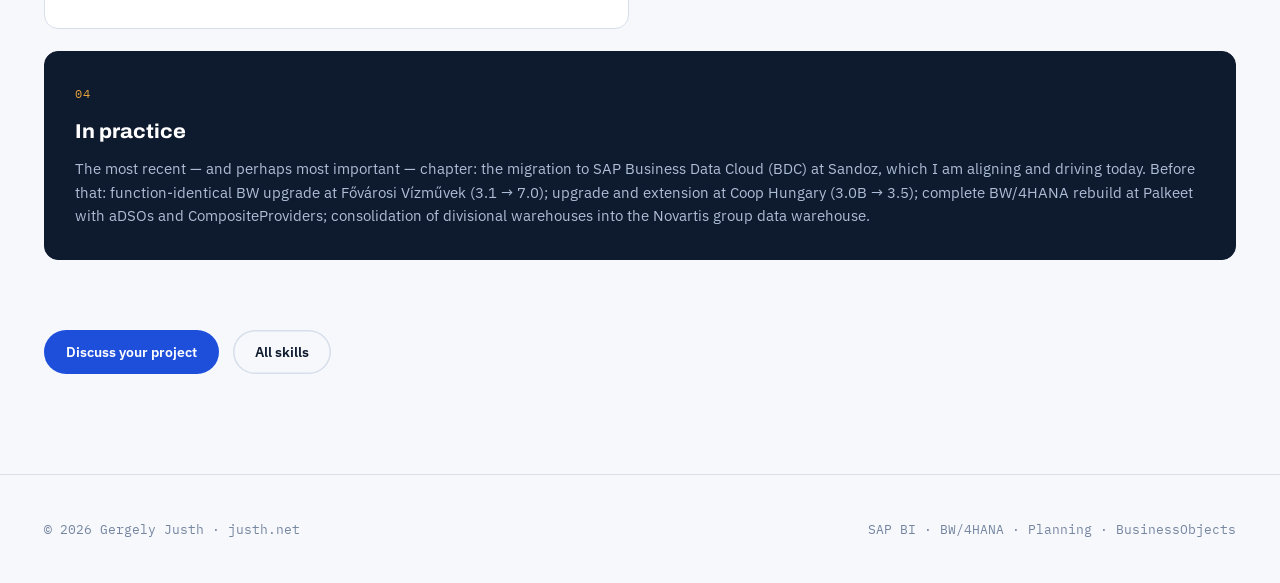
<file: skill-migrations.html>
<!DOCTYPE html>
<html lang="en">
<head>
<meta charset="UTF-8">
<meta name="viewport" content="width=device-width, initial-scale=1">
<title>Migrations &amp; Upgrades — Gergely Justh</title>
<link rel="preconnect" href="https://fonts.googleapis.com">
<link rel="preconnect" href="https://fonts.gstatic.com" crossorigin>
<link href="https://fonts.googleapis.com/css2?family=Archivo:wdth,wght@62..125,400..900&family=IBM+Plex+Sans:wght@400;500;600&family=IBM+Plex+Mono:wght@400;500&display=swap" rel="stylesheet">
<link rel="stylesheet" href="assets/style.css">
</head>
<body>

<nav id="nav" class="scrolled">
  <div class="wrap">
    <a class="logo" href="index.html"><b>&gt;</b> justh.net</a>
    <div class="nav-links">
      <a href="index.html#about" data-i18n="nav.about">About</a>
      <a href="index.html#skills" data-i18n="nav.skills">Skillset</a>
      <a href="index.html#clients" data-i18n="nav.clients">Clients</a>
      <a href="index.html#projects" data-i18n="nav.projects">Projects</a>
      <a class="btn" href="mailto:gjusth@gmail.com" data-i18n="nav.cta">Get in touch</a>
    </div>
    <div class="lang-switch" role="group" aria-label="Language">
      <button class="lang-btn active" data-lang="en">EN</button>
      <button class="lang-btn" data-lang="de">DE</button>
      <button class="lang-btn" data-lang="hu">HU</button>
    </div>
  </div>
</nav>

<div class="subhero">
  <div class="wrap">
    <a class="back-link" href="index.html#skills" data-i18n="sub.back">Back to overview</a>
    <br>
    <span class="eyebrow" data-i18n="sub.eyebrow">Skillset</span>
    <h1 data-i18n="s.title">Migrations &amp; Upgrades</h1>
    <p class="lede" data-i18n="s.lede">Moving landscapes forward without losing a day of reporting — release upgrades, BW/4HANA conversions and the road to S/4HANA, BDC and DataSphere.</p>
    <div class="tags"><span>BW/4HANA conversion</span><span>Release upgrades</span><span>S/4HANA</span><span>BDC</span><span>DataSphere</span><span>Cutover planning</span></div>
  </div>
</div>

<div class="wrap">
  <figure class="diagram-card reveal">
    <svg viewBox="0 0 940 310" xmlns="http://www.w3.org/2000/svg" role="img" aria-label="Migration path across SAP BI generations">
<defs>
<marker id="arr" markerUnits="userSpaceOnUse" markerWidth="10" markerHeight="10" refX="9" refY="5" orient="auto"><path d="M0,0 L10,5 L0,10 z" fill="#7686A0"/></marker>
<marker id="arrA" markerUnits="userSpaceOnUse" markerWidth="10" markerHeight="10" refX="9" refY="5" orient="auto"><path d="M0,0 L10,5 L0,10 z" fill="#7686A0"/></marker>
<linearGradient id="gWhite" x1="0" y1="0" x2="0" y2="1"><stop offset="0" stop-color="#FFFFFF"/><stop offset="1" stop-color="#EFF3FA"/></linearGradient>
<linearGradient id="gAccent" x1="0" y1="0" x2="0" y2="1"><stop offset="0" stop-color="#EEF3FE"/><stop offset="1" stop-color="#D8E3FC"/></linearGradient>
<linearGradient id="gDark" x1="0" y1="0" x2="0" y2="1"><stop offset="0" stop-color="#1C2C4B"/><stop offset="1" stop-color="#0B1526"/></linearGradient>
<filter id="soft" x="-25%" y="-25%" width="150%" height="160%"><feDropShadow dx="0" dy="3" stdDeviation="4" flood-color="#0E1A2E" flood-opacity="0.15"/></filter>
</defs>
<rect x="20" y="90" width="150" height="80" rx="10" class="dg-box"/><text x="95" y="122" class="dg-title" text-anchor="middle">BW 3.x</text><text x="95" y="145" class="dg-label-soft" text-anchor="middle">classic · 3.0B–3.5</text>
<path class="dg-arrow" d="M170,130 H210"/>
<rect x="210" y="90" width="150" height="80" rx="10" class="dg-box"/><text x="285" y="122" class="dg-title" text-anchor="middle">BI 7.x</text><text x="285" y="145" class="dg-label-soft" text-anchor="middle">7.0–7.5 on HANA</text>
<path class="dg-arrow-accent" d="M360,130 H400"/>
<rect x="400" y="90" width="190" height="80" rx="10" class="dg-box-accent"/><text x="495" y="122" class="dg-title" text-anchor="middle">BW/4HANA</text><text x="495" y="145" class="dg-label-accent" text-anchor="middle">conversion · rebuild</text>
<path class="dg-arrow-accent" d="M590,130 H630"/>
<rect x="630" y="90" width="290" height="80" rx="10" class="dg-box-dark"/><text x="775" y="122" class="dg-label-light" text-anchor="middle">BDC · DATASPHERE</text><text x="775" y="145" class="dg-label-light" text-anchor="middle">cloud target architecture</text>
<rect x="400" y="210" width="190" height="60" rx="10" class="dg-box"/><text x="495" y="235" class="dg-title" text-anchor="middle">S/4HANA</text><text x="495" y="255" class="dg-label-soft" text-anchor="middle">new source system</text>
<path class="dg-arrow-accent" d="M495,210 V174"/>
<text x="470" y="295" class="dg-label-soft" text-anchor="middle">every hop executed in production — upgrade, convert, re-platform</text>
</svg>
    <figcaption data-i18n="s.cap">One continuous path: every generation of SAP BI, migrated in production.</figcaption>
  </figure>

  <div class="content-blocks">
    <div class="content-block reveal">
      <div class="num">01</div>
      <h3 data-i18n="s.b1t">Strategy before tooling</h3>
      <p data-i18n="s.b1p">Greenfield, brownfield or shell conversion — the right approach depends on data quality, custom code and the business appetite for change. I assess the landscape first and let the findings pick the strategy, not the other way around.</p>
    </div>
    <div class="content-block reveal d1">
      <div class="num">02</div>
      <h3 data-i18n="s.b2t">De-risked by design</h3>
      <p data-i18n="s.b2p">Parallel runs, automated reconciliation reports and a rehearsed cutover plan: migrations are won in the preparation. Business users should notice the improvement — not the migration.</p>
    </div>
    <div class="content-block reveal">
      <div class="num">03</div>
      <h3 data-i18n="s.b3t">The cloud horizon</h3>
      <p data-i18n="s.b3p">The current chapter: aligning the move to S/4HANA as the new source system, the upgrade to SAP Business Data Cloud and the preparation of the DataSphere migration — several tracks, one consistent target architecture.</p>
    </div>
    <div class="content-block full reveal d1">
      <div class="num">04</div>
      <h3 data-i18n="s.b4t">In practice</h3>
      <p data-i18n="s.b4p">The most recent — and perhaps most important — chapter: the migration to SAP Business Data Cloud (BDC) at Sandoz, which I am aligning and driving today. Before that: function-identical BW upgrade at Fővárosi Vízművek (3.1 → 7.0); upgrade and extension at Coop Hungary (3.0B → 3.5); complete BW/4HANA rebuild at Palkeet with aDSOs and CompositeProviders; consolidation of divisional warehouses into the Novartis group data warehouse.</p>
    </div>
  </div>

  <div class="sub-cta">
    <a class="btn" href="mailto:gjusth@gmail.com" data-i18n="sub.cta1">Discuss your project</a>
    <a class="btn ghost" href="index.html#skills" data-i18n="sub.cta2">All skills</a>
  </div>
</div>

<footer>
  <div class="wrap">
    <span>© <span id="year"></span> Gergely Justh · justh.net</span>
    <span>SAP BI · BW/4HANA · Planning · BusinessObjects</span>
  </div>
</footer>

<script>
window.I18N = {
"en": {},
"de": {
"nav.about": "Über mich",
"nav.skills": "Kompetenzen",
"nav.projects": "Projekte",
"nav.clients": "Referenzen",
"nav.cta": "Kontakt aufnehmen",
"sub.back": "Zurück zur Übersicht",
"sub.eyebrow": "Kompetenzen",
"sub.cta1": "Projekt besprechen",
"sub.cta2": "Alle Kompetenzen",
"s.title": "Migrationen &amp; Upgrades",
"s.lede": "Landschaften weiterbewegen, ohne einen Tag Reporting zu verlieren – Release-Upgrades, BW/4HANA-Konvertierungen und der Weg zu S/4HANA, BDC und DataSphere.",
"s.cap": "Ein durchgehender Pfad: jede Generation von SAP BI, produktiv migriert.",
"s.b1t": "Strategie vor Werkzeug",
"s.b1p": "Greenfield, Brownfield oder Shell-Konvertierung – der richtige Ansatz hängt von Datenqualität, Eigenentwicklungen und der Veränderungsbereitschaft des Business ab. Ich analysiere zuerst die Landschaft und lasse die Ergebnisse die Strategie bestimmen – nicht umgekehrt.",
"s.b2t": "Risikominimierung von Anfang an",
"s.b2p": "Parallelbetrieb, automatisierte Abstimmberichte und ein geprobter Cutover-Plan: Migrationen werden in der Vorbereitung gewonnen. Die Fachbereiche sollen die Verbesserung bemerken – nicht die Migration.",
"s.b3t": "Der Cloud-Horizont",
"s.b3p": "Das aktuelle Kapitel: die Abstimmung des Umstiegs auf S/4HANA als neues Quellsystem, das Upgrade auf SAP Business Data Cloud und die Vorbereitung der DataSphere-Migration – mehrere Stränge, eine konsistente Zielarchitektur.",
"s.b4t": "In der Praxis",
"s.b4p": "Das jüngste – und vielleicht wichtigste – Kapitel: die Migration zur SAP Business Data Cloud (BDC) bei Sandoz, die ich heute steuere und vorantreibe. Davor: funktionsidentisches BW-Upgrade bei Fővárosi Vízművek (3.1 → 7.0); Upgrade und Erweiterung bei Coop Hungary (3.0B → 3.5); kompletter BW/4HANA-Neuaufbau bei Palkeet mit aDSOs und CompositeProvidern; Konsolidierung der Divisions-Warehouses in das Novartis-Konzern-DWH."
},
"hu": {
"nav.about": "Rólam",
"nav.skills": "Szakterületek",
"nav.projects": "Projektek",
"nav.clients": "Ügyfelek",
"nav.cta": "Kapcsolatfelvétel",
"sub.back": "Vissza az áttekintéshez",
"sub.eyebrow": "Szakterületek",
"sub.cta1": "Beszéljünk a projektjéről",
"sub.cta2": "Összes szakterület",
"s.title": "Migrációk és upgrade-ek",
"s.lede": "A rendszerek továbbléptetése úgy, hogy a riporting egyetlen napra se álljon le – release-upgrade-ek, BW/4HANA-konverziók és az S/4HANA, BDC és DataSphere felé vezető út.",
"s.cap": "Egyetlen folytonos út: a SAP BI minden generációja, éles környezetben migrálva.",
"s.b1t": "Előbb stratégia, aztán eszköz",
"s.b1p": "Greenfield, brownfield vagy shell-konverzió – a helyes megközelítés az adatminőségtől, az egyedi fejlesztésektől és az üzlet változási hajlandóságától függ. Először a rendszert mérem fel, és az eredmények döntik el a stratégiát – nem fordítva.",
"s.b2t": "Kockázatcsökkentés tervezetten",
"s.b2p": "Párhuzamos üzem, automatizált egyeztető riportok és begyakorolt cutover-terv: a migráció az előkészítésben dől el. Az üzleti felhasználóknak a javulást kell észrevenniük – nem a migrációt.",
"s.b3t": "A felhő-horizont",
"s.b3p": "A jelenlegi fejezet: az S/4HANA mint új forrásrendszer bevezetésének összehangolása, a SAP Business Data Cloud upgrade és a DataSphere-migráció előkészítése – több szál, egyetlen konzisztens célarchitektúra.",
"s.b4t": "A gyakorlatban",
"s.b4p": "A legfrissebb – és talán legfontosabb – fejezet: a SAP Business Data Cloudra (BDC) való migráció a Sandoznál, amelyet ma is én hangolok össze és viszek előre. Korábbról: funkcionálisan azonos BW-upgrade a Fővárosi Vízműveknél (3.1 → 7.0); upgrade és bővítés a Coop Hungarynál (3.0B → 3.5); teljes BW/4HANA-újraépítés a Palkeetnél aDSO-kkal és CompositeProviderekkel; a divíziós adattárházak konszolidálása a Novartis csoportszintű adattárházába."
}
};
</script>
<script src="assets/app.js"></script>
</body>
</html>
</file>
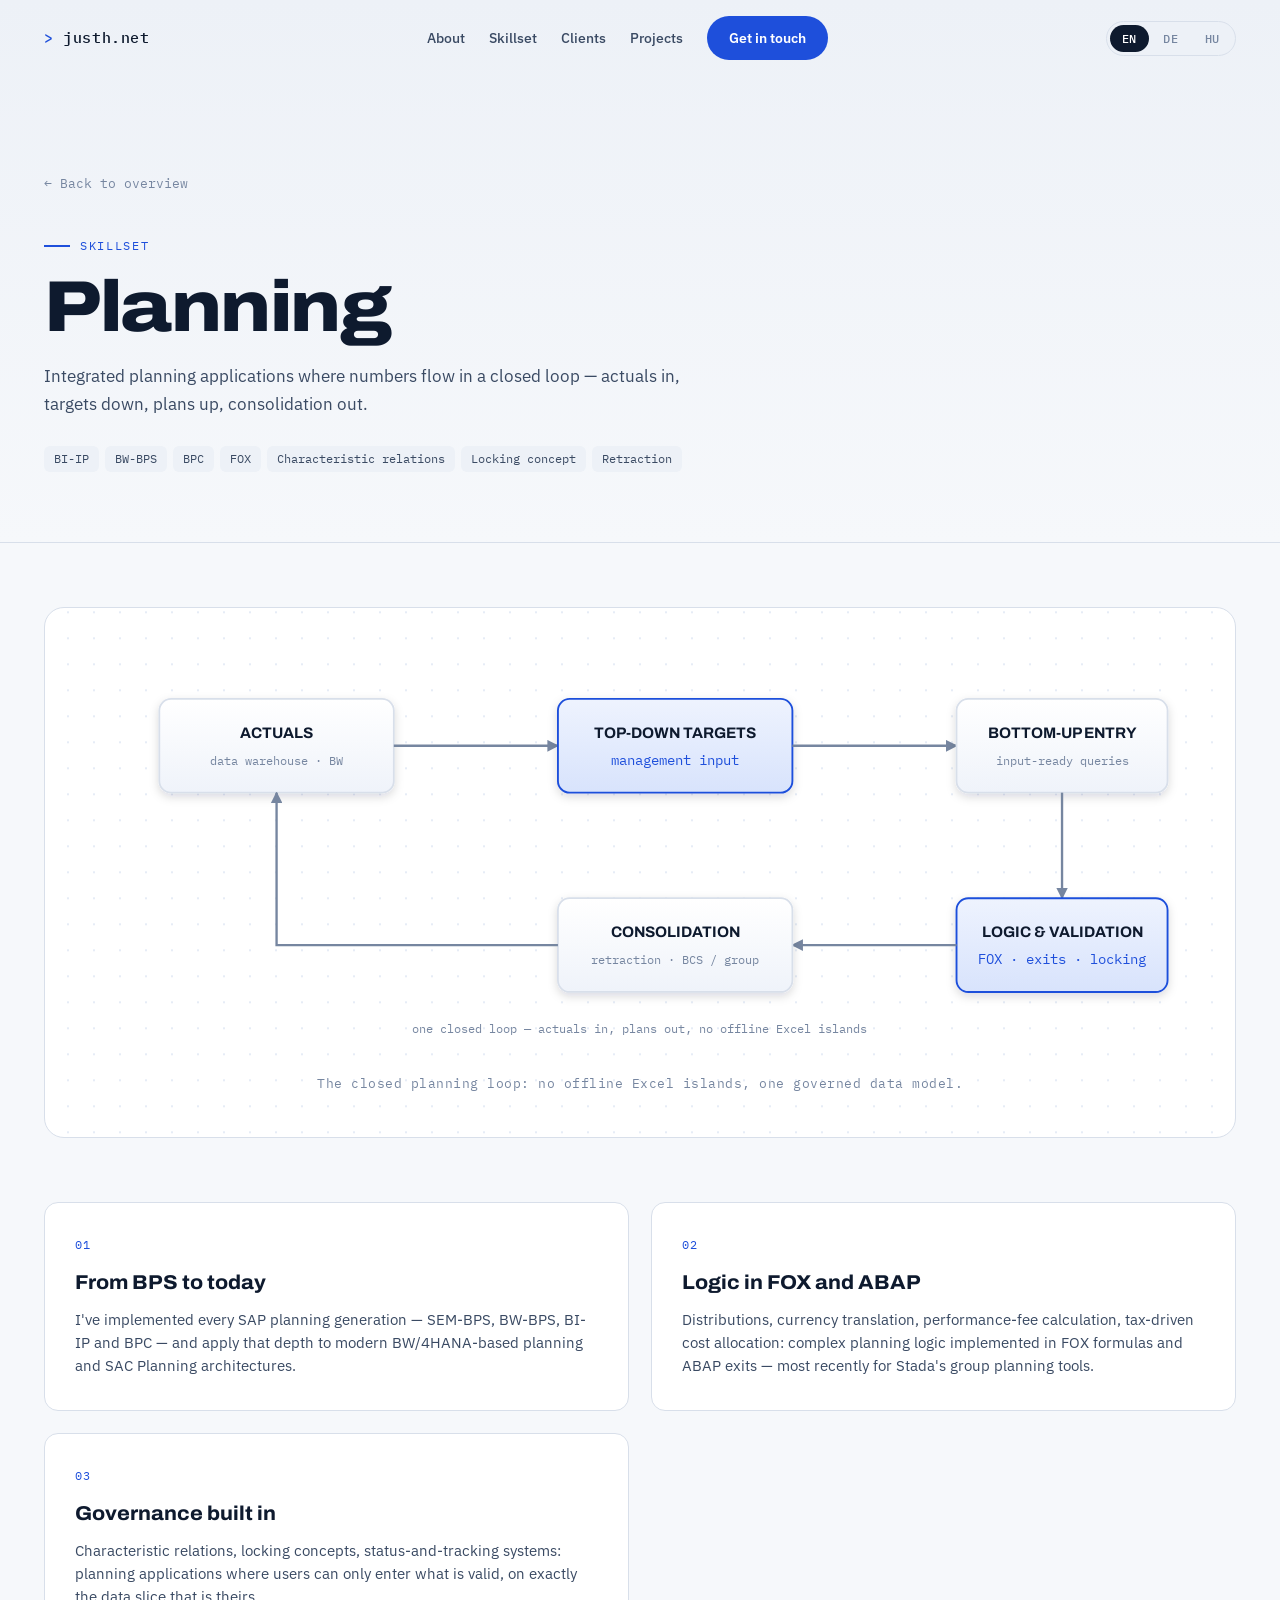
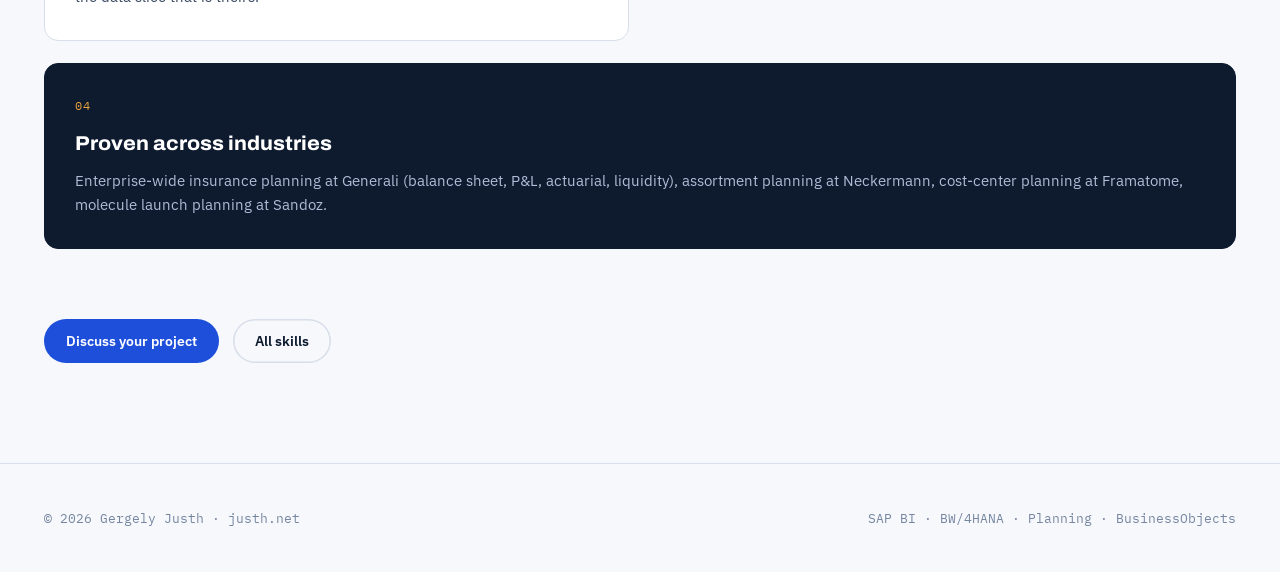
<file: skill-planning.html>
<!DOCTYPE html>
<html lang="en">
<head>
<meta charset="UTF-8">
<meta name="viewport" content="width=device-width, initial-scale=1">
<title>Planning — Gergely Justh</title>
<link rel="preconnect" href="https://fonts.googleapis.com">
<link rel="preconnect" href="https://fonts.gstatic.com" crossorigin>
<link href="https://fonts.googleapis.com/css2?family=Archivo:wdth,wght@62..125,400..900&family=IBM+Plex+Sans:wght@400;500;600&family=IBM+Plex+Mono:wght@400;500&display=swap" rel="stylesheet">
<link rel="stylesheet" href="assets/style.css">
</head>
<body>

<nav id="nav" class="scrolled">
  <div class="wrap">
    <a class="logo" href="index.html"><b>&gt;</b> justh.net</a>
    <div class="nav-links">
      <a href="index.html#about" data-i18n="nav.about">About</a>
      <a href="index.html#skills" data-i18n="nav.skills">Skillset</a>
      <a href="index.html#clients" data-i18n="nav.clients">Clients</a>
      <a href="index.html#projects" data-i18n="nav.projects">Projects</a>
      <a class="btn" href="mailto:gjusth@gmail.com" data-i18n="nav.cta">Get in touch</a>
    </div>
    <div class="lang-switch" role="group" aria-label="Language">
      <button class="lang-btn active" data-lang="en">EN</button>
      <button class="lang-btn" data-lang="de">DE</button>
      <button class="lang-btn" data-lang="hu">HU</button>
    </div>
  </div>
</nav>

<div class="subhero">
  <div class="wrap">
    <a class="back-link" href="index.html#skills" data-i18n="sub.back">Back to overview</a>
    <br>
    <span class="eyebrow" data-i18n="sub.eyebrow">Skillset</span>
    <h1 data-i18n="s.title">Planning</h1>
    <p class="lede" data-i18n="s.lede">Integrated planning applications where numbers flow in a closed loop — actuals in, targets down, plans up, consolidation out.</p>
    <div class="tags"><span>BI-IP</span><span>BW-BPS</span><span>BPC</span><span>FOX</span><span>Characteristic relations</span><span>Locking concept</span><span>Retraction</span></div>
  </div>
</div>

<div class="wrap">
  <figure class="diagram-card reveal">
    <svg viewBox="0 0 940 340" xmlns="http://www.w3.org/2000/svg" role="img" aria-label="Closed planning loop">
<defs>
<marker id="arr" markerUnits="userSpaceOnUse" markerWidth="10" markerHeight="10" refX="9" refY="5" orient="auto"><path d="M0,0 L10,5 L0,10 z" fill="#7686A0"/></marker>
<marker id="arrA" markerUnits="userSpaceOnUse" markerWidth="10" markerHeight="10" refX="9" refY="5" orient="auto"><path d="M0,0 L10,5 L0,10 z" fill="#7686A0"/></marker>
<linearGradient id="gWhite" x1="0" y1="0" x2="0" y2="1"><stop offset="0" stop-color="#FFFFFF"/><stop offset="1" stop-color="#EFF3FA"/></linearGradient>
<linearGradient id="gAccent" x1="0" y1="0" x2="0" y2="1"><stop offset="0" stop-color="#EEF3FE"/><stop offset="1" stop-color="#D8E3FC"/></linearGradient>
<linearGradient id="gDark" x1="0" y1="0" x2="0" y2="1"><stop offset="0" stop-color="#1C2C4B"/><stop offset="1" stop-color="#0B1526"/></linearGradient>
<filter id="soft" x="-25%" y="-25%" width="150%" height="160%"><feDropShadow dx="0" dy="3" stdDeviation="4" flood-color="#0E1A2E" flood-opacity="0.15"/></filter>
</defs>
<rect x="60" y="40" width="200" height="80" rx="10" class="dg-box"/><text x="160" y="73" class="dg-title" text-anchor="middle">ACTUALS</text><text x="160" y="96" class="dg-label-soft" text-anchor="middle">data warehouse · BW</text>
<path class="dg-arrow-accent" d="M260,80 H400"/>
<rect x="400" y="40" width="200" height="80" rx="10" class="dg-box-accent"/><text x="500" y="73" class="dg-title" text-anchor="middle">TOP-DOWN TARGETS</text><text x="500" y="96" class="dg-label-accent" text-anchor="middle">management input</text>
<path class="dg-arrow-accent" d="M600,80 H740"/>
<rect x="740" y="40" width="180" height="80" rx="10" class="dg-box"/><text x="830" y="73" class="dg-title" text-anchor="middle">BOTTOM-UP ENTRY</text><text x="830" y="96" class="dg-label-soft" text-anchor="middle">input-ready queries</text>
<path class="dg-arrow-accent" d="M830,120 V210"/>
<rect x="740" y="210" width="180" height="80" rx="10" class="dg-box-accent"/><text x="830" y="243" class="dg-title" text-anchor="middle">LOGIC &amp; VALIDATION</text><text x="830" y="266" class="dg-label-accent" text-anchor="middle">FOX · exits · locking</text>
<path class="dg-arrow-accent" d="M740,250 H600"/>
<rect x="400" y="210" width="200" height="80" rx="10" class="dg-box"/><text x="500" y="243" class="dg-title" text-anchor="middle">CONSOLIDATION</text><text x="500" y="266" class="dg-label-soft" text-anchor="middle">retraction · BCS / group</text>
<path class="dg-arrow-accent" d="M400,250 H160 V120"/>
<text x="470" y="325" class="dg-label-soft" text-anchor="middle">one closed loop — actuals in, plans out, no offline Excel islands</text>
</svg>
    <figcaption data-i18n="s.cap">The closed planning loop: no offline Excel islands, one governed data model.</figcaption>
  </figure>

  <div class="content-blocks">
    <div class="content-block reveal">
      <div class="num">01</div>
      <h3 data-i18n="s.b1t">From BPS to today</h3>
      <p data-i18n="s.b1p">I've implemented every SAP planning generation — SEM-BPS, BW-BPS, BI-IP and BPC — and apply that depth to modern BW/4HANA-based planning and SAC Planning architectures.</p>
    </div>
    <div class="content-block reveal d1">
      <div class="num">02</div>
      <h3 data-i18n="s.b2t">Logic in FOX and ABAP</h3>
      <p data-i18n="s.b2p">Distributions, currency translation, performance-fee calculation, tax-driven cost allocation: complex planning logic implemented in FOX formulas and ABAP exits — most recently for Stada's group planning tools.</p>
    </div>
    <div class="content-block reveal">
      <div class="num">03</div>
      <h3 data-i18n="s.b3t">Governance built in</h3>
      <p data-i18n="s.b3p">Characteristic relations, locking concepts, status-and-tracking systems: planning applications where users can only enter what is valid, on exactly the data slice that is theirs.</p>
    </div>
    <div class="content-block full reveal d1">
      <div class="num">04</div>
      <h3 data-i18n="s.b4t">Proven across industries</h3>
      <p data-i18n="s.b4p">Enterprise-wide insurance planning at Generali (balance sheet, P&amp;L, actuarial, liquidity), assortment planning at Neckermann, cost-center planning at Framatome, molecule launch planning at Sandoz.</p>
    </div>
  </div>

  <div class="sub-cta">
    <a class="btn" href="mailto:gjusth@gmail.com" data-i18n="sub.cta1">Discuss your project</a>
    <a class="btn ghost" href="index.html#skills" data-i18n="sub.cta2">All skills</a>
  </div>
</div>

<footer>
  <div class="wrap">
    <span>© <span id="year"></span> Gergely Justh · justh.net</span>
    <span>SAP BI · BW/4HANA · Planning · BusinessObjects</span>
  </div>
</footer>

<script>
window.I18N = {
"en": {},
"de": {
"nav.about": "Über mich",
"nav.skills": "Kompetenzen",
"nav.projects": "Projekte",
"nav.clients": "Referenzen",
"nav.cta": "Kontakt aufnehmen",
"sub.back": "Zurück zur Übersicht",
"sub.eyebrow": "Kompetenzen",
"sub.cta1": "Projekt besprechen",
"sub.cta2": "Alle Kompetenzen",
"s.title": "Planung",
"s.lede": "Integrierte Planungsanwendungen, in denen die Zahlen in einem geschlossenen Kreislauf fließen – Ist-Daten hinein, Ziele hinunter, Pläne hinauf, Konsolidierung hinaus.",
"s.cap": "Der geschlossene Planungskreislauf: keine Offline-Excel-Inseln, ein kontrolliertes Datenmodell.",
"s.b1t": "Von BPS bis heute",
"s.b1p": "Ich habe jede SAP-Planungsgeneration implementiert – SEM-BPS, BW-BPS, BI-IP und BPC – und bringe diese Tiefe in moderne BW/4HANA-basierte Planung und SAC-Planning-Architekturen ein.",
"s.b2t": "Logik in FOX und ABAP",
"s.b2p": "Verteilungen, Währungsumrechnung, Performance-Fee-Berechnung, steuergetriebene Kostenallokation: komplexe Planungslogik in FOX-Formeln und ABAP-Exits – zuletzt für die Konzernplanungswerkzeuge von Stada.",
"s.b3t": "Governance von Anfang an",
"s.b3p": "Merkmalsbeziehungen, Sperrkonzepte, Status- und Tracking-Systeme: Planungsanwendungen, in denen Anwender nur eingeben können, was gültig ist – und nur auf dem Datenausschnitt, der ihnen gehört.",
"s.b4t": "Branchenübergreifend bewährt",
"s.b4p": "Unternehmensweite Versicherungsplanung bei Generali (Bilanz, GuV, Aktuariat, Liquidität), Sortimentsplanung bei Neckermann, Kostenstellenplanung bei Framatome, Molecule-Launch-Planung bei Sandoz."
},
"hu": {
"nav.about": "Rólam",
"nav.skills": "Szakterületek",
"nav.projects": "Projektek",
"nav.clients": "Ügyfelek",
"nav.cta": "Kapcsolatfelvétel",
"sub.back": "Vissza az áttekintéshez",
"sub.eyebrow": "Szakterületek",
"sub.cta1": "Beszéljünk a projektjéről",
"sub.cta2": "Összes szakterület",
"s.title": "Tervezés",
"s.lede": "Integrált tervezőalkalmazások, ahol a számok zárt körben áramlanak – tényadatok be, célok le, tervek fel, konszolidáció ki.",
"s.cap": "A zárt tervezési kör: nincsenek offline Excel-szigetek, egyetlen kontrollált adatmodell van.",
"s.b1t": "A BPS-től napjainkig",
"s.b1p": "Minden SAP-tervezési generációt implementáltam – SEM-BPS, BW-BPS, BI-IP és BPC –, és ezt a mélységet viszem be a modern BW/4HANA-alapú tervezésbe és a SAC Planning architektúrákba.",
"s.b2t": "Logika FOX-ban és ABAP-ban",
"s.b2p": "Felosztások, devizaátszámítás, sikerdíj-kalkuláció, adószabály-vezérelt költségallokáció: összetett tervezési logika FOX-képletekben és ABAP-exitekben – legutóbb a Stada csoportszintű tervezőeszközeihez.",
"s.b3t": "Beépített governance",
"s.b3p": "Jellemzőkapcsolatok, zárolási koncepciók, státusz- és követőrendszerek: olyan tervezőalkalmazások, amelyekben a felhasználók csak érvényes adatot vihetnek fel – és pontosan azon az adatszeleten, amely az övék.",
"s.b4t": "Iparágakon átívelően bizonyított",
"s.b4p": "Vállalatszintű biztosítói tervezés a Generalinál (mérleg, eredménykimutatás, aktuárius, likviditás), szortimenttervezés a Neckermann-nál, költséghely-tervezés a Framatome-nál, molekulabevezetési tervezés a Sandoznál."
}
};
</script>
<script src="assets/app.js"></script>
</body>
</html>
</file>
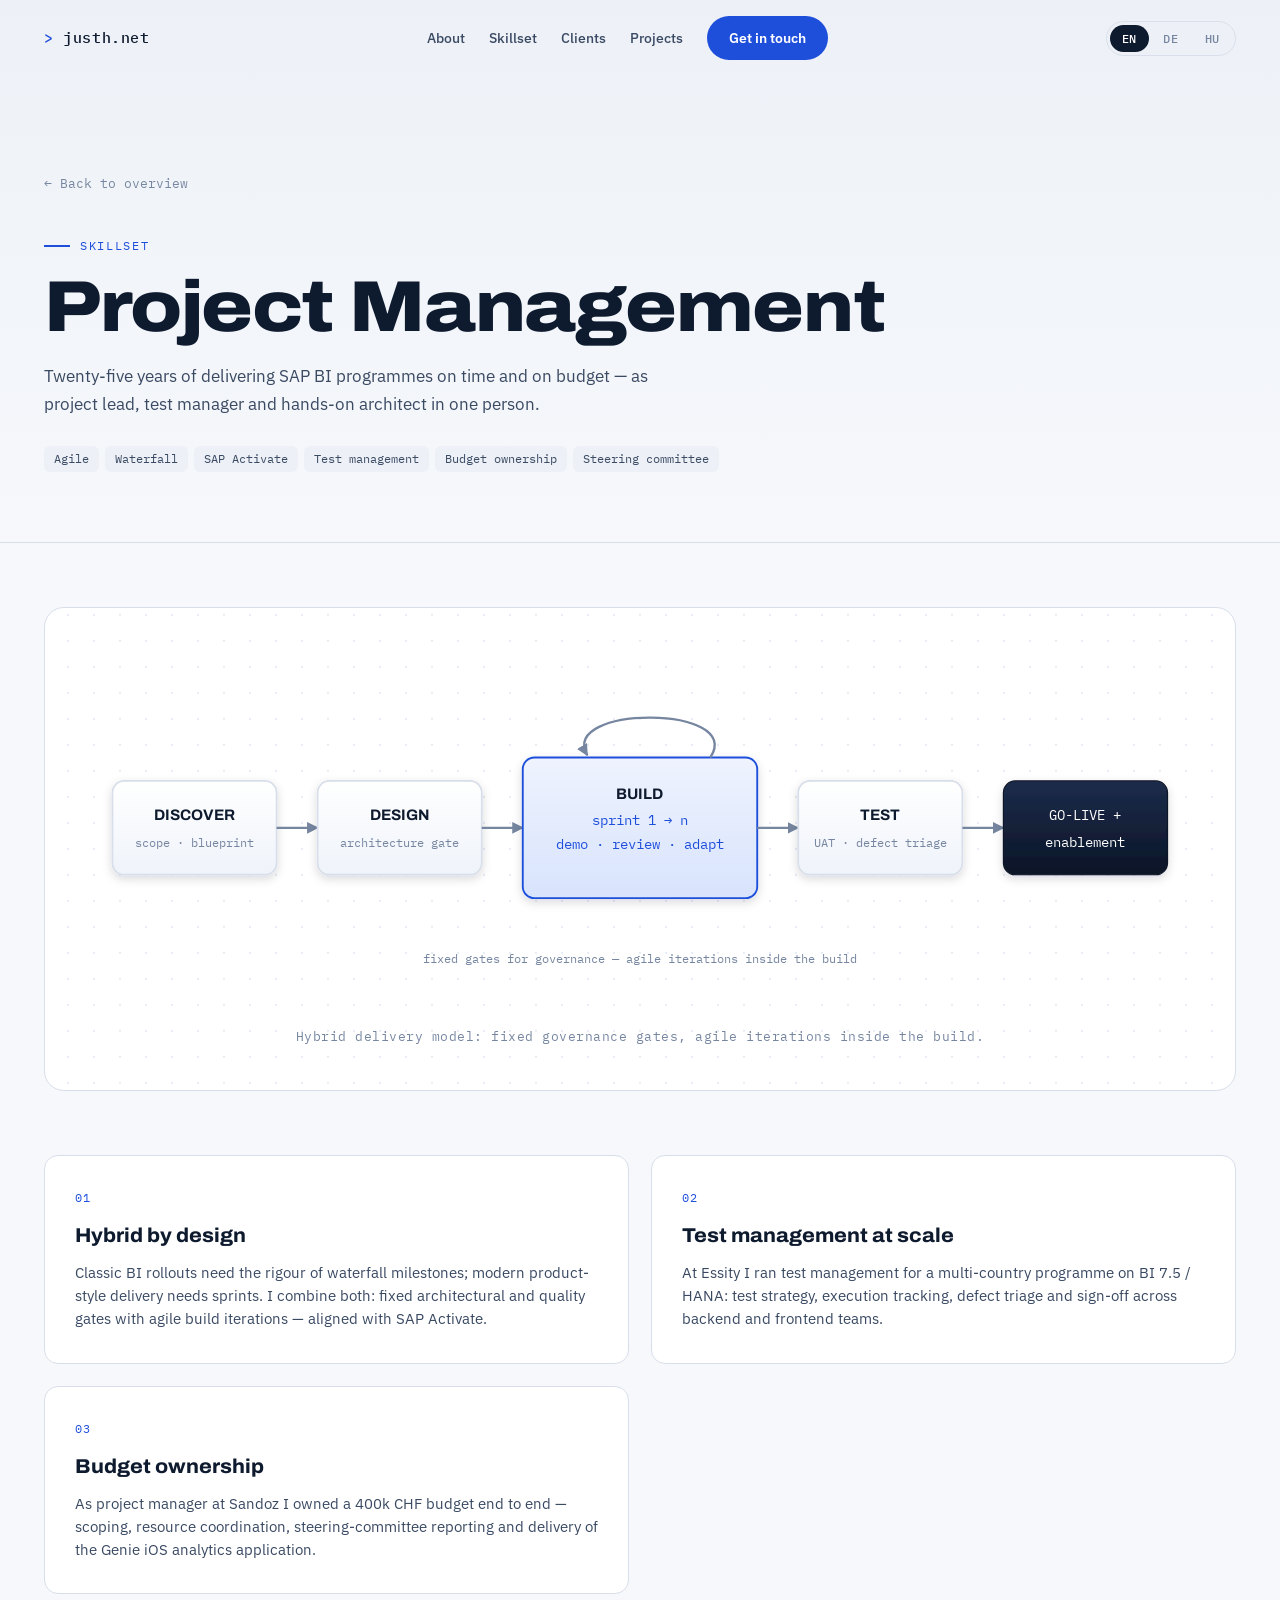
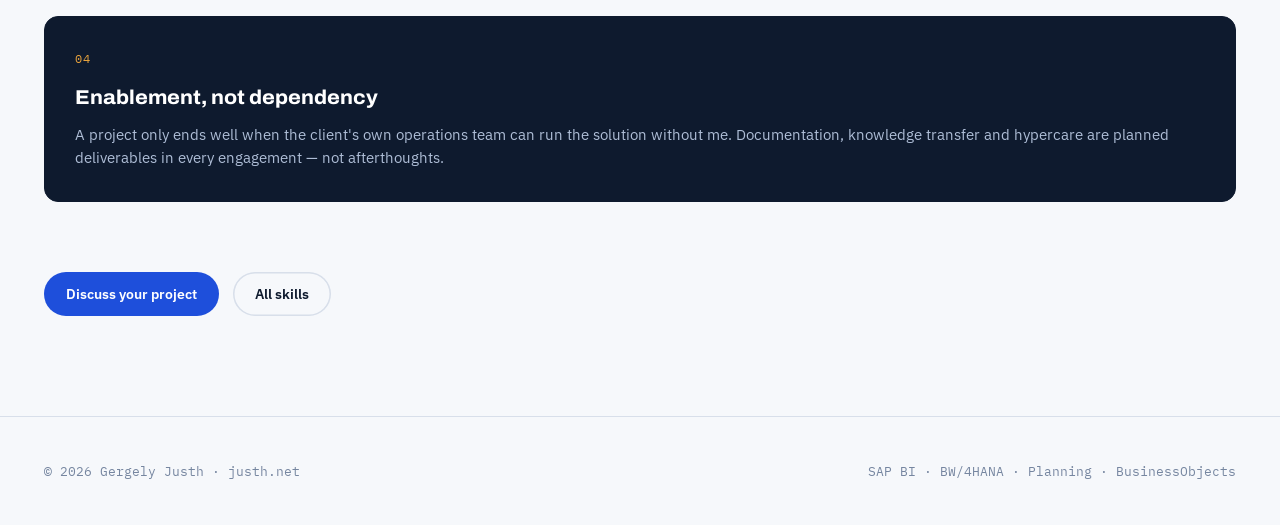
<file: skill-pm.html>
<!DOCTYPE html>
<html lang="en">
<head>
<meta charset="UTF-8">
<meta name="viewport" content="width=device-width, initial-scale=1">
<title>Project Management — Gergely Justh</title>
<link rel="preconnect" href="https://fonts.googleapis.com">
<link rel="preconnect" href="https://fonts.gstatic.com" crossorigin>
<link href="https://fonts.googleapis.com/css2?family=Archivo:wdth,wght@62..125,400..900&family=IBM+Plex+Sans:wght@400;500;600&family=IBM+Plex+Mono:wght@400;500&display=swap" rel="stylesheet">
<link rel="stylesheet" href="assets/style.css">
</head>
<body>

<nav id="nav" class="scrolled">
  <div class="wrap">
    <a class="logo" href="index.html"><b>&gt;</b> justh.net</a>
    <div class="nav-links">
      <a href="index.html#about" data-i18n="nav.about">About</a>
      <a href="index.html#skills" data-i18n="nav.skills">Skillset</a>
      <a href="index.html#clients" data-i18n="nav.clients">Clients</a>
      <a href="index.html#projects" data-i18n="nav.projects">Projects</a>
      <a class="btn" href="mailto:gjusth@gmail.com" data-i18n="nav.cta">Get in touch</a>
    </div>
    <div class="lang-switch" role="group" aria-label="Language">
      <button class="lang-btn active" data-lang="en">EN</button>
      <button class="lang-btn" data-lang="de">DE</button>
      <button class="lang-btn" data-lang="hu">HU</button>
    </div>
  </div>
</nav>

<div class="subhero">
  <div class="wrap">
    <a class="back-link" href="index.html#skills" data-i18n="sub.back">Back to overview</a>
    <br>
    <span class="eyebrow" data-i18n="sub.eyebrow">Skillset</span>
    <h1 data-i18n="s.title">Project Management</h1>
    <p class="lede" data-i18n="s.lede">Twenty-five years of delivering SAP BI programmes on time and on budget — as project lead, test manager and hands-on architect in one person.</p>
    <div class="tags"><span>Agile</span><span>Waterfall</span><span>SAP Activate</span><span>Test management</span><span>Budget ownership</span><span>Steering committee</span></div>
  </div>
</div>

<div class="wrap">
  <figure class="diagram-card reveal">
    <svg viewBox="0 0 940 300" xmlns="http://www.w3.org/2000/svg" role="img" aria-label="Hybrid delivery model">
<defs>
<marker id="arr" markerUnits="userSpaceOnUse" markerWidth="10" markerHeight="10" refX="9" refY="5" orient="auto"><path d="M0,0 L10,5 L0,10 z" fill="#7686A0"/></marker>
<marker id="arrA" markerUnits="userSpaceOnUse" markerWidth="10" markerHeight="10" refX="9" refY="5" orient="auto"><path d="M0,0 L10,5 L0,10 z" fill="#7686A0"/></marker>
<linearGradient id="gWhite" x1="0" y1="0" x2="0" y2="1"><stop offset="0" stop-color="#FFFFFF"/><stop offset="1" stop-color="#EFF3FA"/></linearGradient>
<linearGradient id="gAccent" x1="0" y1="0" x2="0" y2="1"><stop offset="0" stop-color="#EEF3FE"/><stop offset="1" stop-color="#D8E3FC"/></linearGradient>
<linearGradient id="gDark" x1="0" y1="0" x2="0" y2="1"><stop offset="0" stop-color="#1C2C4B"/><stop offset="1" stop-color="#0B1526"/></linearGradient>
<filter id="soft" x="-25%" y="-25%" width="150%" height="160%"><feDropShadow dx="0" dy="3" stdDeviation="4" flood-color="#0E1A2E" flood-opacity="0.15"/></filter>
</defs>
<rect x="20" y="110" width="140" height="80" rx="10" class="dg-box"/><text x="90" y="143" class="dg-title" text-anchor="middle">DISCOVER</text><text x="90" y="166" class="dg-label-soft" text-anchor="middle">scope · blueprint</text>
<path class="dg-arrow" d="M160,150 H195"/>
<rect x="195" y="110" width="140" height="80" rx="10" class="dg-box"/><text x="265" y="143" class="dg-title" text-anchor="middle">DESIGN</text><text x="265" y="166" class="dg-label-soft" text-anchor="middle">architecture gate</text>
<path class="dg-arrow" d="M335,150 H370"/>
<rect x="370" y="90" width="200" height="120" rx="10" class="dg-box-accent"/><text x="470" y="125" class="dg-title" text-anchor="middle">BUILD</text><text x="470" y="148" class="dg-label-accent" text-anchor="middle">sprint 1 → n</text><text x="470" y="168" class="dg-label-accent" text-anchor="middle">demo · review · adapt</text>
<path class="dg-arrow-accent" d="M530,90 C560,45 400,45 425,88"/>
<path class="dg-arrow" d="M570,150 H605"/>
<rect x="605" y="110" width="140" height="80" rx="10" class="dg-box"/><text x="675" y="143" class="dg-title" text-anchor="middle">TEST</text><text x="675" y="166" class="dg-label-soft" text-anchor="middle">UAT · defect triage</text>
<path class="dg-arrow" d="M745,150 H780"/>
<rect x="780" y="110" width="140" height="80" rx="10" class="dg-box-dark"/><text x="850" y="143" class="dg-label-light" text-anchor="middle">GO-LIVE +</text><text x="850" y="166" class="dg-label-light" text-anchor="middle">enablement</text>
<text x="470" y="265" class="dg-label-soft" text-anchor="middle">fixed gates for governance — agile iterations inside the build</text>
</svg>
    <figcaption data-i18n="s.cap">Hybrid delivery model: fixed governance gates, agile iterations inside the build.</figcaption>
  </figure>

  <div class="content-blocks">
    <div class="content-block reveal">
      <div class="num">01</div>
      <h3 data-i18n="s.b1t">Hybrid by design</h3>
      <p data-i18n="s.b1p">Classic BI rollouts need the rigour of waterfall milestones; modern product-style delivery needs sprints. I combine both: fixed architectural and quality gates with agile build iterations — aligned with SAP Activate.</p>
    </div>
    <div class="content-block reveal d1">
      <div class="num">02</div>
      <h3 data-i18n="s.b2t">Test management at scale</h3>
      <p data-i18n="s.b2p">At Essity I ran test management for a multi-country programme on BI 7.5 / HANA: test strategy, execution tracking, defect triage and sign-off across backend and frontend teams.</p>
    </div>
    <div class="content-block reveal">
      <div class="num">03</div>
      <h3 data-i18n="s.b3t">Budget ownership</h3>
      <p data-i18n="s.b3p">As project manager at Sandoz I owned a 400k CHF budget end to end — scoping, resource coordination, steering-committee reporting and delivery of the Genie iOS analytics application.</p>
    </div>
    <div class="content-block full reveal d1">
      <div class="num">04</div>
      <h3 data-i18n="s.b4t">Enablement, not dependency</h3>
      <p data-i18n="s.b4p">A project only ends well when the client's own operations team can run the solution without me. Documentation, knowledge transfer and hypercare are planned deliverables in every engagement — not afterthoughts.</p>
    </div>
  </div>

  <div class="sub-cta">
    <a class="btn" href="mailto:gjusth@gmail.com" data-i18n="sub.cta1">Discuss your project</a>
    <a class="btn ghost" href="index.html#skills" data-i18n="sub.cta2">All skills</a>
  </div>
</div>

<footer>
  <div class="wrap">
    <span>© <span id="year"></span> Gergely Justh · justh.net</span>
    <span>SAP BI · BW/4HANA · Planning · BusinessObjects</span>
  </div>
</footer>

<script>
window.I18N = {
"en": {},
"de": {
"nav.about": "Über mich",
"nav.skills": "Kompetenzen",
"nav.projects": "Projekte",
"nav.clients": "Referenzen",
"nav.cta": "Kontakt aufnehmen",
"sub.back": "Zurück zur Übersicht",
"sub.eyebrow": "Kompetenzen",
"sub.cta1": "Projekt besprechen",
"sub.cta2": "Alle Kompetenzen",
"s.title": "Projektleitung",
"s.lede": "Fünfundzwanzig Jahre SAP-BI-Programme, termin- und budgettreu geliefert – als Projektleiter, Testmanager und Hands-on-Architekt in einer Person.",
"s.cap": "Hybrides Liefermodell: feste Governance-Gates, agile Iterationen im Build.",
"s.b1t": "Hybrid als Prinzip",
"s.b1p": "Klassische BI-Rollouts brauchen die Disziplin von Wasserfall-Meilensteinen; moderne, produktartige Lieferung braucht Sprints. Ich kombiniere beides: feste Architektur- und Qualitäts-Gates mit agilen Build-Iterationen – im Einklang mit SAP Activate.",
"s.b2t": "Testmanagement im großen Maßstab",
"s.b2p": "Bei Essity verantwortete ich das Testmanagement eines länderübergreifenden Programms auf BI 7.5 / HANA: Teststrategie, Ausführungsverfolgung, Defect-Triage und Abnahme über Backend- und Frontend-Teams hinweg.",
"s.b3t": "Budgetverantwortung",
"s.b3p": "Als Projektleiter bei Sandoz verantwortete ich ein Budget von 400k CHF von Anfang bis Ende – Scoping, Ressourcenkoordination, Steering-Committee-Reporting und Lieferung der Genie-iOS-Analytics-App.",
"s.b4t": "Befähigung statt Abhängigkeit",
"s.b4p": "Ein Projekt endet erst dann gut, wenn das Betriebsteam des Kunden die Lösung ohne mich weiterführen kann. Dokumentation, Wissenstransfer und Hypercare sind in jedem Einsatz eingeplante Liefergegenstände – keine Nachgedanken."
},
"hu": {
"nav.about": "Rólam",
"nav.skills": "Szakterületek",
"nav.projects": "Projektek",
"nav.clients": "Ügyfelek",
"nav.cta": "Kapcsolatfelvétel",
"sub.back": "Vissza az áttekintéshez",
"sub.eyebrow": "Szakterületek",
"sub.cta1": "Beszéljünk a projektjéről",
"sub.cta2": "Összes szakterület",
"s.title": "Projektvezetés",
"s.lede": "Huszonöt év SAP BI-programok határidőre és költségkereten belül – projektvezetőként, tesztmenedzserként és gyakorló architektként egy személyben.",
"s.cap": "Hibrid szállítási modell: rögzített governance-kapuk, agilis iterációk az építés során.",
"s.b1t": "Tudatosan hibrid",
"s.b1p": "A klasszikus BI-bevezetéseknek a vízesés-mérföldkövek szigorára van szükségük; a modern, termékszemléletű szállításnak sprintekre. A kettőt kombinálom: rögzített architektúra- és minőségi kapuk, agilis build-iterációkkal – a SAP Activate szellemében.",
"s.b2t": "Tesztmenedzsment nagy léptékben",
"s.b2p": "Az Essitynél egy több országot átfogó, BI 7.5 / HANA alapú program tesztmenedzsmentjét vittem: tesztstratégia, végrehajtás-követés, hibatriázs és átvétel a backend- és frontend-csapatokon átívelően.",
"s.b3t": "Költségvetési felelősség",
"s.b3p": "A Sandoznál projektvezetőként 400k CHF költségvetésért feleltem az elejétől a végéig – scope-meghatározás, erőforrás-koordináció, steering-committee-riporting és a Genie iOS analitikai alkalmazás leszállítása.",
"s.b4t": "Képessé tétel, nem függőség",
"s.b4p": "Egy projekt csak akkor ér véget jól, ha az ügyfél saját üzemeltetői csapata nélkülem is tudja működtetni a megoldást. A dokumentáció, a tudásátadás és a hypercare minden megbízásban betervezett szállítási elem – nem utólagos gondolat."
}
};
</script>
<script src="assets/app.js"></script>
</body>
</html>
</file>
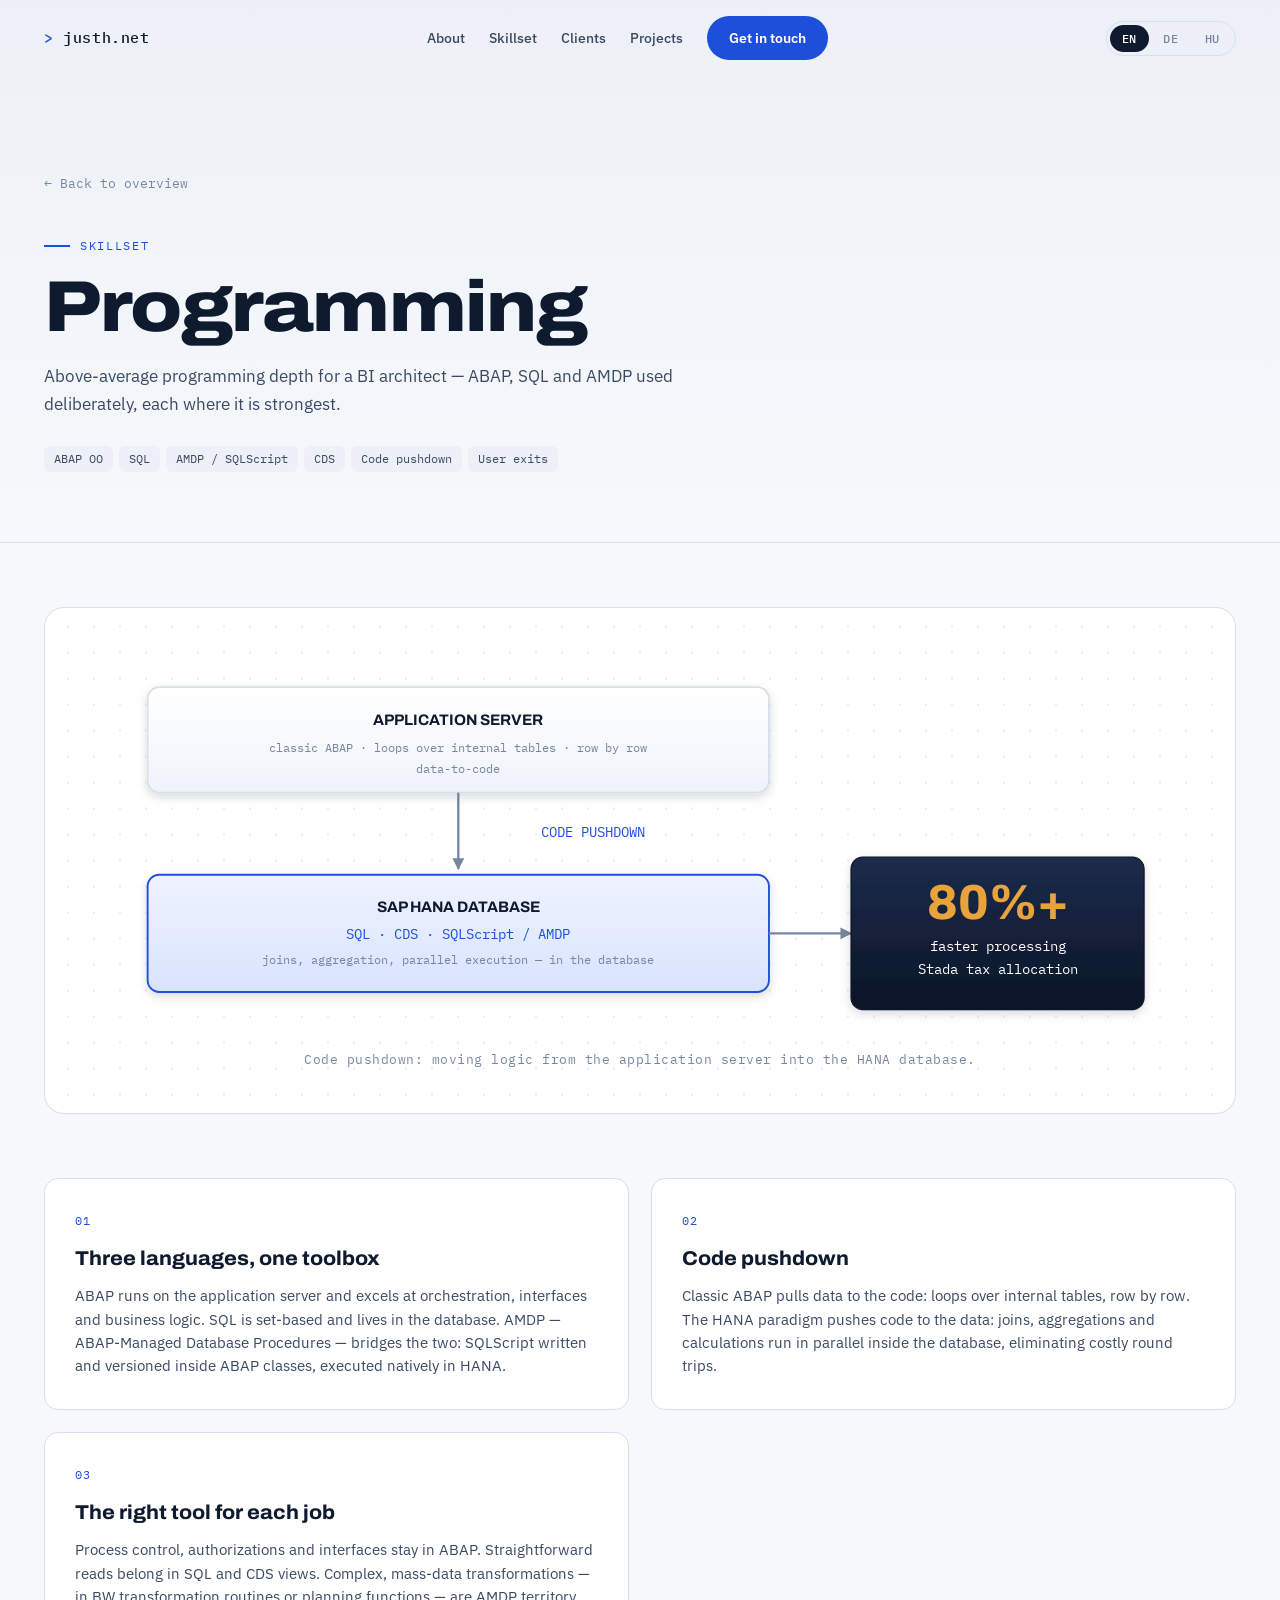
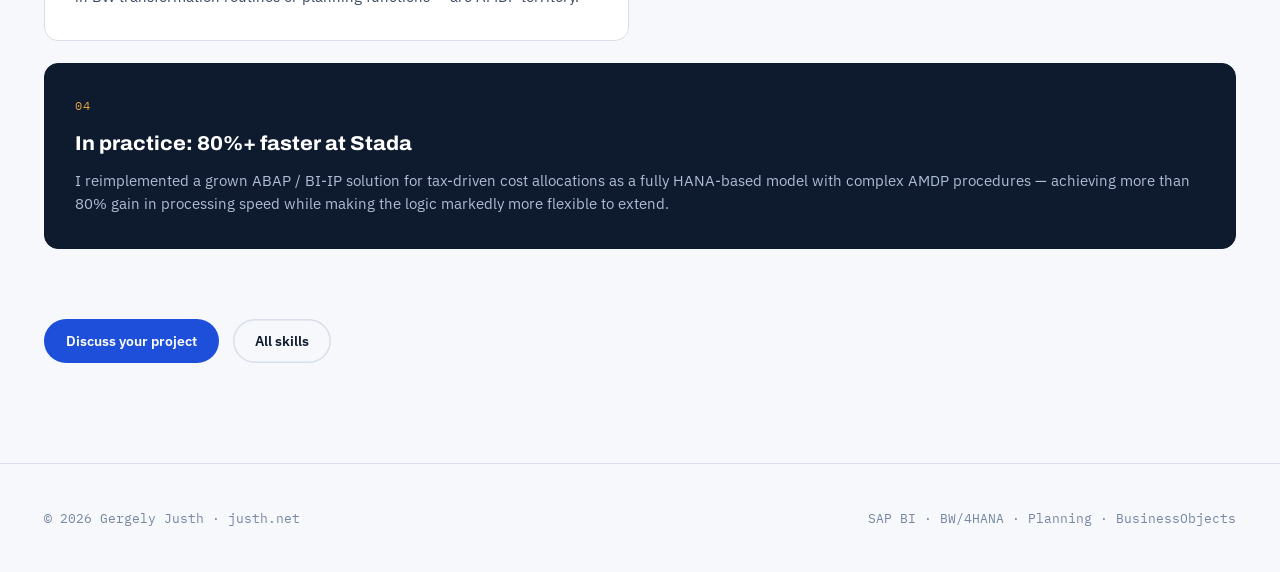
<file: skill-programming.html>
<!DOCTYPE html>
<html lang="en">
<head>
<meta charset="UTF-8">
<meta name="viewport" content="width=device-width, initial-scale=1">
<title>Programming — Gergely Justh</title>
<link rel="preconnect" href="https://fonts.googleapis.com">
<link rel="preconnect" href="https://fonts.gstatic.com" crossorigin>
<link href="https://fonts.googleapis.com/css2?family=Archivo:wdth,wght@62..125,400..900&family=IBM+Plex+Sans:wght@400;500;600&family=IBM+Plex+Mono:wght@400;500&display=swap" rel="stylesheet">
<link rel="stylesheet" href="assets/style.css">
</head>
<body>

<nav id="nav" class="scrolled">
  <div class="wrap">
    <a class="logo" href="index.html"><b>&gt;</b> justh.net</a>
    <div class="nav-links">
      <a href="index.html#about" data-i18n="nav.about">About</a>
      <a href="index.html#skills" data-i18n="nav.skills">Skillset</a>
      <a href="index.html#clients" data-i18n="nav.clients">Clients</a>
      <a href="index.html#projects" data-i18n="nav.projects">Projects</a>
      <a class="btn" href="mailto:gjusth@gmail.com" data-i18n="nav.cta">Get in touch</a>
    </div>
    <div class="lang-switch" role="group" aria-label="Language">
      <button class="lang-btn active" data-lang="en">EN</button>
      <button class="lang-btn" data-lang="de">DE</button>
      <button class="lang-btn" data-lang="hu">HU</button>
    </div>
  </div>
</nav>

<div class="subhero">
  <div class="wrap">
    <a class="back-link" href="index.html#skills" data-i18n="sub.back">Back to overview</a>
    <br>
    <span class="eyebrow" data-i18n="sub.eyebrow">Skillset</span>
    <h1 data-i18n="s.title">Programming</h1>
    <p class="lede" data-i18n="s.lede">Above-average programming depth for a BI architect — ABAP, SQL and AMDP used deliberately, each where it is strongest.</p>
    <div class="tags"><span>ABAP OO</span><span>SQL</span><span>AMDP / SQLScript</span><span>CDS</span><span>Code pushdown</span><span>User exits</span></div>
  </div>
</div>

<div class="wrap">
  <figure class="diagram-card reveal">
    <svg viewBox="0 0 940 320" xmlns="http://www.w3.org/2000/svg" role="img" aria-label="Code pushdown: ABAP, SQL and AMDP">
<defs>
<marker id="arr" markerUnits="userSpaceOnUse" markerWidth="10" markerHeight="10" refX="9" refY="5" orient="auto"><path d="M0,0 L10,5 L0,10 z" fill="#7686A0"/></marker>
<marker id="arrA" markerUnits="userSpaceOnUse" markerWidth="10" markerHeight="10" refX="9" refY="5" orient="auto"><path d="M0,0 L10,5 L0,10 z" fill="#7686A0"/></marker>
<linearGradient id="gWhite" x1="0" y1="0" x2="0" y2="1"><stop offset="0" stop-color="#FFFFFF"/><stop offset="1" stop-color="#EFF3FA"/></linearGradient>
<linearGradient id="gAccent" x1="0" y1="0" x2="0" y2="1"><stop offset="0" stop-color="#EEF3FE"/><stop offset="1" stop-color="#D8E3FC"/></linearGradient>
<linearGradient id="gDark" x1="0" y1="0" x2="0" y2="1"><stop offset="0" stop-color="#1C2C4B"/><stop offset="1" stop-color="#0B1526"/></linearGradient>
<filter id="soft" x="-25%" y="-25%" width="150%" height="160%"><feDropShadow dx="0" dy="3" stdDeviation="4" flood-color="#0E1A2E" flood-opacity="0.15"/></filter>
</defs>
<rect x="50" y="30" width="530" height="90" rx="10" class="dg-box"/><text x="315" y="62" class="dg-title" text-anchor="middle">APPLICATION SERVER</text><text x="315" y="85" class="dg-label-soft" text-anchor="middle">classic ABAP · loops over internal tables · row by row</text><text x="315" y="103" class="dg-label-soft" text-anchor="middle">data-to-code</text>
<path class="dg-arrow-accent" d="M315,120 V185"/>
<text x="430" y="158" class="dg-label-accent" text-anchor="middle">CODE PUSHDOWN</text>
<rect x="50" y="190" width="530" height="100" rx="10" class="dg-box-accent"/><text x="315" y="222" class="dg-title" text-anchor="middle">SAP HANA DATABASE</text><text x="315" y="245" class="dg-label-accent" text-anchor="middle">SQL · CDS · SQLScript / AMDP</text><text x="315" y="266" class="dg-label-soft" text-anchor="middle">joins, aggregation, parallel execution — in the database</text>
<path class="dg-arrow-accent" d="M580,240 H650"/>
<rect x="650" y="175" width="250" height="130" rx="10" class="dg-box-dark"/>
<text x="775" y="228" text-anchor="middle" fill="#E8A33D" style="font-family:Archivo,sans-serif;font-weight:800;font-size:42px">80%+</text>
<text x="775" y="255" class="dg-label-light" text-anchor="middle">faster processing</text><text x="775" y="275" class="dg-label-light" text-anchor="middle">Stada tax allocation</text>
</svg>
    <figcaption data-i18n="s.cap">Code pushdown: moving logic from the application server into the HANA database.</figcaption>
  </figure>

  <div class="content-blocks">
    <div class="content-block reveal">
      <div class="num">01</div>
      <h3 data-i18n="s.b1t">Three languages, one toolbox</h3>
      <p data-i18n="s.b1p">ABAP runs on the application server and excels at orchestration, interfaces and business logic. SQL is set-based and lives in the database. AMDP — ABAP-Managed Database Procedures — bridges the two: SQLScript written and versioned inside ABAP classes, executed natively in HANA.</p>
    </div>
    <div class="content-block reveal d1">
      <div class="num">02</div>
      <h3 data-i18n="s.b2t">Code pushdown</h3>
      <p data-i18n="s.b2p">Classic ABAP pulls data to the code: loops over internal tables, row by row. The HANA paradigm pushes code to the data: joins, aggregations and calculations run in parallel inside the database, eliminating costly round trips.</p>
    </div>
    <div class="content-block reveal">
      <div class="num">03</div>
      <h3 data-i18n="s.b3t">The right tool for each job</h3>
      <p data-i18n="s.b3p">Process control, authorizations and interfaces stay in ABAP. Straightforward reads belong in SQL and CDS views. Complex, mass-data transformations — in BW transformation routines or planning functions — are AMDP territory.</p>
    </div>
    <div class="content-block full reveal d1">
      <div class="num">04</div>
      <h3 data-i18n="s.b4t">In practice: 80%+ faster at Stada</h3>
      <p data-i18n="s.b4p">I reimplemented a grown ABAP / BI-IP solution for tax-driven cost allocations as a fully HANA-based model with complex AMDP procedures — achieving more than 80% gain in processing speed while making the logic markedly more flexible to extend.</p>
    </div>
  </div>

  <div class="sub-cta">
    <a class="btn" href="mailto:gjusth@gmail.com" data-i18n="sub.cta1">Discuss your project</a>
    <a class="btn ghost" href="index.html#skills" data-i18n="sub.cta2">All skills</a>
  </div>
</div>

<footer>
  <div class="wrap">
    <span>© <span id="year"></span> Gergely Justh · justh.net</span>
    <span>SAP BI · BW/4HANA · Planning · BusinessObjects</span>
  </div>
</footer>

<script>
window.I18N = {
"en": {},
"de": {
"nav.about": "Über mich",
"nav.skills": "Kompetenzen",
"nav.projects": "Projekte",
"nav.clients": "Referenzen",
"nav.cta": "Kontakt aufnehmen",
"sub.back": "Zurück zur Übersicht",
"sub.eyebrow": "Kompetenzen",
"sub.cta1": "Projekt besprechen",
"sub.cta2": "Alle Kompetenzen",
"s.title": "Programmierung",
"s.lede": "Überdurchschnittliche Programmiertiefe für einen BI-Architekten – ABAP, SQL und AMDP gezielt dort eingesetzt, wo sie am stärksten sind.",
"s.cap": "Code Pushdown: Die Logik wandert vom Applikationsserver in die HANA-Datenbank.",
"s.b1t": "Drei Sprachen, ein Werkzeugkasten",
"s.b1p": "ABAP läuft auf dem Applikationsserver und glänzt bei Orchestrierung, Schnittstellen und Geschäftslogik. SQL ist mengenbasiert und lebt in der Datenbank. AMDP – ABAP-Managed Database Procedures – verbindet beides: SQLScript, geschrieben und versioniert in ABAP-Klassen, nativ ausgeführt in HANA.",
"s.b2t": "Code Pushdown",
"s.b2p": "Klassisches ABAP holt die Daten zum Code: Schleifen über interne Tabellen, Zeile für Zeile. Das HANA-Paradigma bringt den Code zu den Daten: Joins, Aggregationen und Berechnungen laufen parallel in der Datenbank – ohne teure Roundtrips.",
"s.b3t": "Das richtige Werkzeug für jede Aufgabe",
"s.b3p": "Prozesssteuerung, Berechtigungen und Schnittstellen bleiben in ABAP. Einfache Lesezugriffe gehören in SQL und CDS Views. Komplexe Massendaten-Transformationen – in BW-Transformationsroutinen oder Planungsfunktionen – sind AMDP-Territorium.",
"s.b4t": "In der Praxis: über 80 % schneller bei Stada",
"s.b4p": "Ich habe eine gewachsene ABAP-/BI-IP-Lösung für steuergetriebene Kostenallokationen als vollständig HANA-basiertes Modell mit komplexen AMDP-Prozeduren neu implementiert – mit über 80 % Gewinn an Verarbeitungsgeschwindigkeit und deutlich flexiblerer, leichter erweiterbarer Logik."
},
"hu": {
"nav.about": "Rólam",
"nav.skills": "Szakterületek",
"nav.projects": "Projektek",
"nav.clients": "Ügyfelek",
"nav.cta": "Kapcsolatfelvétel",
"sub.back": "Vissza az áttekintéshez",
"sub.eyebrow": "Szakterületek",
"sub.cta1": "Beszéljünk a projektjéről",
"sub.cta2": "Összes szakterület",
"s.title": "Programozás",
"s.lede": "Átlagon felüli programozási mélység BI-architektként – ABAP, SQL és AMDP tudatosan ott bevetve, ahol a legerősebbek.",
"s.cap": "Code pushdown: a logika az alkalmazásszerverről a HANA-adatbázisba költözik.",
"s.b1t": "Három nyelv, egy eszköztár",
"s.b1p": "Az ABAP az alkalmazásszerveren fut, és az orkesztrációban, az interfészekben és az üzleti logikában erős. Az SQL halmazalapú, és az adatbázisban él. Az AMDP – ABAP-Managed Database Procedures – összeköti a kettőt: ABAP-osztályokban írt és verziózott SQLScript, natívan a HANA-ban végrehajtva.",
"s.b2t": "Code pushdown",
"s.b2p": "A klasszikus ABAP az adatot viszi a kódhoz: ciklusok belső táblákon, sorról sorra. A HANA-paradigma a kódot viszi az adathoz: a joinok, aggregációk és számítások párhuzamosan futnak az adatbázisban – költséges oda-vissza utak nélkül.",
"s.b3t": "Minden feladathoz a megfelelő eszköz",
"s.b3p": "A folyamatvezérlés, a jogosultságok és az interfészek ABAP-ban maradnak. Az egyszerű olvasások SQL-be és CDS view-kba valók. Az összetett, tömeges adattranszformációk – BW-transzformációs rutinokban vagy tervezési funkciókban – az AMDP terepe.",
"s.b4t": "A gyakorlatban: 80%-nál nagyobb gyorsulás a Stadánál",
"s.b4p": "Egy megörökölt, adószabály-vezérelt költségallokációkat végző ABAP/BI-IP megoldást teljesen HANA-alapú modellként implementáltam újra, összetett AMDP-eljárásokkal – több mint 80% feldolgozásisebesség-nyereséggel és lényegesen rugalmasabb, könnyebben bővíthető logikával."
}
};
</script>
<script src="assets/app.js"></script>
</body>
</html>
</file>
<file: assets/style.css>
:root{
  --paper:#F6F8FB;
  --paper-2:#EDF1F7;
  --ink:#0E1A2E;
  --ink-soft:#3A4A63;
  --steel:#7686A0;
  --line:#D8DFEA;
  --cobalt:#1E4FDB;
  --cobalt-soft:#E6ECFC;
  --amber:#E8A33D;
  --radius:14px;
  --font-display:"Archivo",sans-serif;
  --font-body:"IBM Plex Sans",sans-serif;
  --font-mono:"IBM Plex Mono",monospace;
}
*{margin:0;padding:0;box-sizing:border-box}
html{scroll-behavior:smooth}
body{
  font-family:var(--font-body);
  background:var(--paper);
  color:var(--ink);
  line-height:1.6;
  -webkit-font-smoothing:antialiased;
  overflow-x:hidden;
}
::selection{background:var(--cobalt);color:#fff}
a{color:inherit;text-decoration:none}
.wrap{max-width:1240px;margin:0 auto;padding:0 24px}

/* ---------- eyebrow ---------- */
.eyebrow{
  font-family:var(--font-mono);
  font-size:12px;letter-spacing:.14em;text-transform:uppercase;
  color:var(--cobalt);display:inline-flex;align-items:center;gap:10px;
}
.eyebrow::before{content:"";width:26px;height:2px;background:var(--cobalt);display:inline-block}

/* ---------- nav ---------- */
nav{
  position:fixed;inset:0 0 auto 0;z-index:100;
  padding:16px 0;transition:background .35s,box-shadow .35s,padding .35s;
}
nav.scrolled{background:rgba(246,248,251,.9);backdrop-filter:blur(12px);box-shadow:0 1px 0 var(--line);padding:11px 0}
nav .wrap{display:flex;align-items:center;justify-content:space-between;gap:16px}
.logo{font-family:var(--font-mono);font-weight:500;font-size:15px;letter-spacing:.04em;flex:none}
.logo b{color:var(--cobalt);font-weight:500}
.nav-links{display:flex;gap:24px;align-items:center;font-size:14px;font-weight:500}
.nav-links > a:not(.btn){color:var(--ink-soft);transition:color .2s}
.nav-links > a:not(.btn):hover{color:var(--cobalt)}
.btn{
  display:inline-flex;align-items:center;gap:8px;
  background:var(--cobalt);color:#fff;font-weight:600;font-size:14px;
  padding:11px 22px;border-radius:999px;transition:transform .2s,box-shadow .2s;
  cursor:pointer;border:none;font-family:var(--font-body);
}
.btn:hover{transform:translateY(-2px);box-shadow:0 8px 24px rgba(30,79,219,.32)}
.btn.ghost{background:transparent;color:var(--ink);box-shadow:inset 0 0 0 1.5px var(--line)}
.btn.ghost:hover{box-shadow:inset 0 0 0 1.5px var(--cobalt);color:var(--cobalt)}

/* ---------- language switch ---------- */
.lang-switch{
  display:flex;gap:2px;background:var(--paper-2);border:1px solid var(--line);
  border-radius:999px;padding:3px;flex:none;
}
.lang-btn{
  font-family:var(--font-mono);font-size:12px;font-weight:500;letter-spacing:.06em;
  padding:6px 12px;border-radius:999px;border:none;background:transparent;
  color:var(--steel);cursor:pointer;transition:background .2s,color .2s;
}
.lang-btn:hover{color:var(--ink)}
.lang-btn.active{background:var(--ink);color:#fff}
@media(max-width:860px){.nav-links a:not(.btn){display:none}}
@media(max-width:560px){.nav-links .btn{display:none}}

/* ---------- hero (index) — full-bleed portrait, text on the right ---------- */
header.hero{
  position:relative;display:flex;align-items:center;overflow:hidden;background:#A3A1AC;
  height:82vh;height:clamp(540px,82svh,780px);
}
.hero-bg{
  position:absolute;top:0;bottom:0;left:0;width:100%;height:100%;
  object-fit:cover;object-position:100% 30%;z-index:0;
}
.hero-overlay{
  position:absolute;inset:0;z-index:1;
  background:linear-gradient(90deg,rgba(246,248,251,0) 30%,rgba(246,248,251,.55) 55%,rgba(246,248,251,.92) 100%);
}
.hero-fade{position:absolute;inset:auto 0 0 0;height:160px;background:linear-gradient(transparent,var(--paper));z-index:2}
.hero-inner{
  position:relative;z-index:3;width:100%;
  display:flex;justify-content:flex-end;
  padding:110px 0 70px;
}
.hero-text{max-width:540px;text-align:left}
.hero-inner h1{
  font-family:var(--font-display);
  font-variation-settings:"wdth" 118;
  font-weight:850;
  font-size:clamp(44px,6vw,76px);
  line-height:.95;letter-spacing:-.02em;
  margin:18px 0 8px;
}
.hero-inner h1 .accent{color:var(--cobalt)}
.hero-role{
  font-family:var(--font-display);
  font-variation-settings:"wdth" 80;
  font-weight:500;font-size:clamp(19px,2.6vw,28px);
  color:var(--ink-soft);letter-spacing:.01em;margin-bottom:24px;
}
.hero-lede{max-width:540px;font-size:15.5px;color:var(--ink-soft);margin-bottom:28px}
.hero-ctas{display:flex;gap:14px;flex-wrap:wrap}
.hero-badge{
  display:inline-flex;align-items:center;gap:8px;margin-top:24px;
  background:var(--ink);color:#fff;border-radius:12px;padding:11px 18px;
  font-family:var(--font-mono);font-size:12px;letter-spacing:.06em;
  box-shadow:0 12px 30px rgba(14,26,46,.22);
}
.hero-badge b{color:var(--amber);font-weight:500}
@media(max-width:900px){
  header.hero{display:block;height:auto;min-height:0;background:var(--paper)}
  .hero-bg{position:static;left:0;width:100%;display:block;height:56vh;object-fit:cover;object-position:22% 22%}
  .hero-overlay,.hero-fade{display:none}
  .hero-inner{padding:36px 0 70px;justify-content:flex-start}
  .hero-text{max-width:100%}
}

.scroll-hint{
  position:absolute;bottom:26px;left:50%;transform:translateX(-50%);
  z-index:3;font-family:var(--font-mono);font-size:11px;letter-spacing:.2em;
  color:var(--steel);display:flex;flex-direction:column;align-items:center;gap:8px;
}
.scroll-hint::after{content:"";width:1.5px;height:34px;background:linear-gradient(var(--steel),transparent);animation:drip 2s infinite}
@keyframes drip{0%{transform:scaleY(0);transform-origin:top}50%{transform:scaleY(1);transform-origin:top}51%{transform-origin:bottom}100%{transform:scaleY(0);transform-origin:bottom}}

/* ---------- stats ---------- */
.stats{border-top:1px solid var(--line);border-bottom:1px solid var(--line);background:#fff}
.stats .wrap{display:grid;grid-template-columns:repeat(5,1fr);gap:1px}
.stat{padding:38px 20px;text-align:center;position:relative}
.stat+.stat::before{content:"";position:absolute;left:0;top:25%;height:50%;width:1px;background:var(--line)}
.stat .num{font-family:var(--font-display);font-variation-settings:"wdth" 110;font-weight:800;font-size:clamp(34px,4.5vw,52px);line-height:1;color:var(--ink)}
.stat .num em{font-style:normal;color:var(--cobalt)}
.stat .lbl{font-family:var(--font-mono);font-size:11.5px;letter-spacing:.12em;text-transform:uppercase;color:var(--steel);margin-top:10px}
@media(max-width:1000px){.stats .wrap{grid-template-columns:repeat(3,1fr)}.stat:nth-child(4)::before{display:none}}
@media(max-width:680px){.stats .wrap{grid-template-columns:1fr 1fr}.stat:nth-child(3)::before,.stat:nth-child(5)::before{display:none}}

/* ---------- sections ---------- */
section{padding:110px 0}
.sec-head{max-width:680px;margin-bottom:56px}
.sec-head h2{
  font-family:var(--font-display);font-variation-settings:"wdth" 112;
  font-weight:800;font-size:clamp(34px,5vw,52px);line-height:1.05;letter-spacing:-.015em;
  margin:16px 0 18px;
}
.sec-head p{color:var(--ink-soft);font-size:16.5px}

/* ---------- about ---------- */
.about-grid{display:grid;grid-template-columns:1.15fr .85fr;gap:64px;align-items:start}
.about-text p{color:var(--ink-soft);font-size:16.5px;margin-bottom:18px}
.about-text p strong{color:var(--ink)}
.about-card{
  background:#fff;border:1px solid var(--line);border-radius:var(--radius);
  padding:30px;position:sticky;top:100px;
}
.about-card h3{font-family:var(--font-mono);font-size:12px;letter-spacing:.14em;text-transform:uppercase;color:var(--steel);margin-bottom:16px}
.chips{display:flex;flex-wrap:wrap;gap:8px;margin-bottom:26px}
.chip{
  font-family:var(--font-mono);font-size:12.5px;padding:7px 13px;border-radius:999px;
  background:var(--cobalt-soft);color:var(--cobalt);
}
.chip.warm{background:#FBF1E0;color:#A66B14}
.avail{border-top:1px solid var(--line);padding-top:22px;display:flex;gap:12px;align-items:flex-start}
.pulse{width:10px;height:10px;border-radius:50%;background:#2FB671;margin-top:6px;flex:none;box-shadow:0 0 0 0 rgba(47,182,113,.5);animation:pulse 2.2s infinite}
@keyframes pulse{70%{box-shadow:0 0 0 12px rgba(47,182,113,0)}100%{box-shadow:0 0 0 0 rgba(47,182,113,0)}}
.avail b{display:block;font-size:15px}
.avail span{font-size:13.5px;color:var(--ink-soft)}
@media(max-width:860px){.about-grid{grid-template-columns:1fr}.about-card{position:static}}

/* ---------- skills grid ---------- */
#skills{background:var(--paper-2)}
.skill-grid{display:grid;grid-template-columns:repeat(3,1fr);gap:20px}
a.skill{
  background:#fff;border:1px solid var(--line);border-radius:var(--radius);
  padding:30px 28px;transition:transform .3s,box-shadow .3s,border-color .3s;
  position:relative;overflow:hidden;display:block;
}
a.skill::before{
  content:"";position:absolute;top:0;left:0;width:100%;height:3px;
  background:var(--cobalt);transform:scaleX(0);transform-origin:left;transition:transform .35s;
}
a.skill:hover{transform:translateY(-5px);box-shadow:0 16px 40px rgba(14,26,46,.09);border-color:transparent}
a.skill:hover::before{transform:scaleX(1)}
.skill h3{font-family:var(--font-display);font-variation-settings:"wdth" 105;font-weight:700;font-size:19px;margin-bottom:12px}
.skill p{font-size:14px;color:var(--ink-soft);margin-bottom:16px}
.skill .more{
  font-family:var(--font-mono);font-size:12.5px;color:var(--cobalt);
  display:inline-flex;align-items:center;gap:6px;margin-top:14px;
}
.skill .more::after{content:"→";transition:transform .25s}
a.skill:hover .more::after{transform:translateX(4px)}
.tags{display:flex;flex-wrap:wrap;gap:6px}
.tags span{font-family:var(--font-mono);font-size:11.5px;padding:4px 10px;border-radius:6px;background:var(--paper-2);color:var(--ink-soft)}
@media(max-width:960px){.skill-grid{grid-template-columns:1fr 1fr}}
@media(max-width:640px){.skill-grid{grid-template-columns:1fr}}

/* ---------- timeline ---------- */
.timeline{position:relative;margin-top:20px}
.tl-rail{position:absolute;left:19px;top:0;bottom:0;width:2px;background:var(--line)}
.tl-rail-fill{position:absolute;left:19px;top:0;width:2px;background:var(--cobalt);height:0}
.tl-item{position:relative;padding:0 0 44px 66px}
.tl-node{
  position:absolute;left:11px;top:6px;width:18px;height:18px;border-radius:50%;
  background:var(--paper);border:2px solid var(--line);transition:border-color .4s,background .4s,box-shadow .4s;
  z-index:2;
}
.tl-item.lit .tl-node{border-color:var(--cobalt);background:var(--cobalt);box-shadow:0 0 0 5px var(--cobalt-soft)}
.tl-meta{font-family:var(--font-mono);font-size:12.5px;color:var(--steel);letter-spacing:.05em;display:flex;gap:14px;flex-wrap:wrap;margin-bottom:6px}
.tl-meta > span:first-child{color:var(--ink);font-weight:700}
.tl-meta .role{color:var(--cobalt)}
.tl-item h3{font-family:var(--font-display);font-variation-settings:"wdth" 108;font-weight:750;font-size:21px;margin-bottom:6px}
.tl-item p{font-size:14.5px;color:var(--ink-soft);max-width:680px}

#snakeSvg{display:none;position:absolute;inset:0;pointer-events:none;overflow:visible;z-index:1}
#snakeSvg .snake-base{fill:none;stroke:var(--line);stroke-width:2;stroke-linejoin:round;stroke-linecap:round}
#snakeSvg .snake-fill{fill:none;stroke:var(--cobalt);stroke-width:2;stroke-linejoin:round;stroke-linecap:round}
@media(min-width:1100px){
  .timeline{display:grid;grid-template-columns:1fr 1fr;column-gap:64px;padding-right:34px}
  .tl-rail,.tl-rail-fill{display:none}
  #snakeSvg{display:block}
  .tl-item{padding:36px 0 48px 36px;text-align:left}
  .tl-node{left:0;top:0}
}

/* ---------- clients ---------- */
#clients{background:var(--ink);color:#EAF0F9}
#clients .eyebrow{color:var(--amber)}
#clients .eyebrow::before{background:var(--amber)}
#clients .sec-head p{color:#9FB0C9}
.client-grid{display:grid;grid-template-columns:repeat(4,1fr);gap:14px}
.client{
  border:1px solid rgba(255,255,255,.12);border-radius:12px;padding:22px 20px;
  transition:background .3s,transform .3s,border-color .3s;
}
.client:hover{background:rgba(255,255,255,.06);transform:translateY(-3px);border-color:rgba(255,255,255,.28)}
.client b{font-family:var(--font-display);font-variation-settings:"wdth" 106;font-weight:700;font-size:16.5px;display:block;margin-bottom:5px}
.client span{font-family:var(--font-mono);font-size:11.5px;color:#8DA0BE;letter-spacing:.06em;text-transform:uppercase}
@media(max-width:960px){.client-grid{grid-template-columns:repeat(3,1fr)}}
@media(max-width:640px){.client-grid{grid-template-columns:1fr 1fr}}

/* ---------- contact ---------- */
#contact .contact-card{
  background:#fff;border:1px solid var(--line);border-radius:20px;
  padding:64px 56px;display:grid;grid-template-columns:1.1fr .9fr;gap:56px;align-items:center;
  position:relative;overflow:hidden;
}
#contact .contact-card::after{
  content:"";position:absolute;right:-120px;top:-120px;width:340px;height:340px;border-radius:50%;
  background:radial-gradient(circle,var(--cobalt-soft),transparent 70%);
}
#contact h2{font-family:var(--font-display);font-variation-settings:"wdth" 112;font-weight:800;font-size:clamp(30px,4.5vw,46px);line-height:1.05;margin:14px 0 16px}
#contact .contact-card > div > p{color:var(--ink-soft);margin-bottom:30px;max-width:440px}
.contact-list{display:flex;flex-direction:column;gap:18px;position:relative;z-index:1}
.contact-line{display:flex;gap:16px;align-items:center;padding:18px 22px;border:1px solid var(--line);border-radius:12px;background:var(--paper);transition:border-color .25s,transform .25s}
.contact-line:hover{border-color:var(--cobalt);transform:translateX(4px)}
.contact-line .k{font-family:var(--font-mono);font-size:11px;letter-spacing:.12em;text-transform:uppercase;color:var(--steel);width:64px;flex:none}
.contact-line .v{font-weight:600;font-size:15px}
.cv-row{display:flex;gap:12px;flex-wrap:wrap}
@media(max-width:860px){#contact .contact-card{grid-template-columns:1fr;padding:44px 30px}}

footer{padding:44px 0;border-top:1px solid var(--line)}
footer .wrap{display:flex;justify-content:space-between;gap:20px;flex-wrap:wrap;font-family:var(--font-mono);font-size:12.5px;color:var(--steel)}

/* ---------- skill subpages ---------- */
.subhero{padding:170px 0 70px;border-bottom:1px solid var(--line);background:linear-gradient(180deg,var(--paper-2),var(--paper))}
.back-link{
  font-family:var(--font-mono);font-size:13px;color:var(--steel);
  display:inline-flex;align-items:center;gap:8px;margin-bottom:34px;transition:color .2s;
}
.back-link:hover{color:var(--cobalt)}
.back-link::before{content:"←";transition:transform .25s}
.back-link:hover::before{transform:translateX(-4px)}
.subhero h1{
  font-family:var(--font-display);font-variation-settings:"wdth" 114;
  font-weight:830;font-size:clamp(38px,6.5vw,72px);line-height:1;letter-spacing:-.02em;
  margin:16px 0 20px;
}
.subhero .lede{max-width:640px;font-size:17px;color:var(--ink-soft)}
.subhero .tags{margin-top:28px}

.diagram-card{
  background-color:#fff;
  background-image:radial-gradient(circle, #E6ECF6 1px, transparent 1px);
  background-size:26px 26px;background-position:center;
  border:1px solid var(--line);border-radius:20px;
  padding:44px;margin:64px 0;overflow-x:auto;
}
.diagram-card svg{width:100%;height:auto;display:block;min-width:640px}
.diagram-card figcaption{
  font-family:var(--font-mono);font-size:12.5px;color:var(--steel);
  margin-top:22px;text-align:center;letter-spacing:.04em;
}

.content-blocks{display:grid;grid-template-columns:1fr 1fr;gap:22px;margin:0 0 70px}
.content-block{
  background:#fff;border:1px solid var(--line);border-radius:var(--radius);padding:32px 30px;
}
.content-block .num{
  font-family:var(--font-mono);font-size:12px;color:var(--cobalt);letter-spacing:.12em;margin-bottom:12px;
}
.content-block h3{font-family:var(--font-display);font-variation-settings:"wdth" 106;font-weight:750;font-size:20px;margin-bottom:10px}
.content-block p{font-size:14.5px;color:var(--ink-soft)}
.content-block.full{grid-column:1/-1;background:var(--ink);color:#EAF0F9;border-color:var(--ink)}
.content-block.full h3{color:#fff}
.content-block.full p{color:#AEBDD6}
.content-block.full .num{color:var(--amber)}
@media(max-width:760px){.content-blocks{grid-template-columns:1fr}.diagram-card{padding:24px}}

.sub-cta{display:flex;gap:14px;flex-wrap:wrap;padding-bottom:100px}

/* SVG diagram shared classes */
.dg-box{fill:url(#gWhite);stroke:var(--line);stroke-width:1.5;filter:url(#soft)}
.dg-box-accent{fill:url(#gAccent);stroke:var(--cobalt);stroke-width:1.6;filter:url(#soft)}
.dg-box-dark{fill:url(#gDark);stroke:#0B1526;filter:url(#soft)}
.dg-label{font-family:var(--font-mono);font-size:12px;fill:var(--ink)}
.dg-label-soft{font-family:var(--font-mono);font-size:10.5px;fill:var(--steel)}
.dg-label-accent{font-family:var(--font-mono);font-size:12px;fill:var(--cobalt)}
.dg-label-light{font-family:var(--font-mono);font-size:12px;fill:#fff}
.dg-arrow{stroke:var(--steel);stroke-width:2;fill:none;marker-end:url(#arr)}
.dg-arrow-accent{stroke:var(--steel);stroke-width:2;fill:none;marker-end:url(#arrA)}
.dg-title{font-family:var(--font-display);font-weight:700;font-size:13px;fill:var(--ink)}

/* ---------- reveal ---------- */
.reveal{opacity:0;transform:translateY(28px);transition:opacity .7s cubic-bezier(.2,.65,.3,1),transform .7s cubic-bezier(.2,.65,.3,1)}
.reveal.in{opacity:1;transform:none}
.reveal.d1{transition-delay:.08s}.reveal.d2{transition-delay:.16s}.reveal.d3{transition-delay:.24s}

@media(prefers-reduced-motion:reduce){
  *,*::before,*::after{animation:none!important;transition:none!important}
  .reveal{opacity:1;transform:none}
  html{scroll-behavior:auto}
}
</file>
